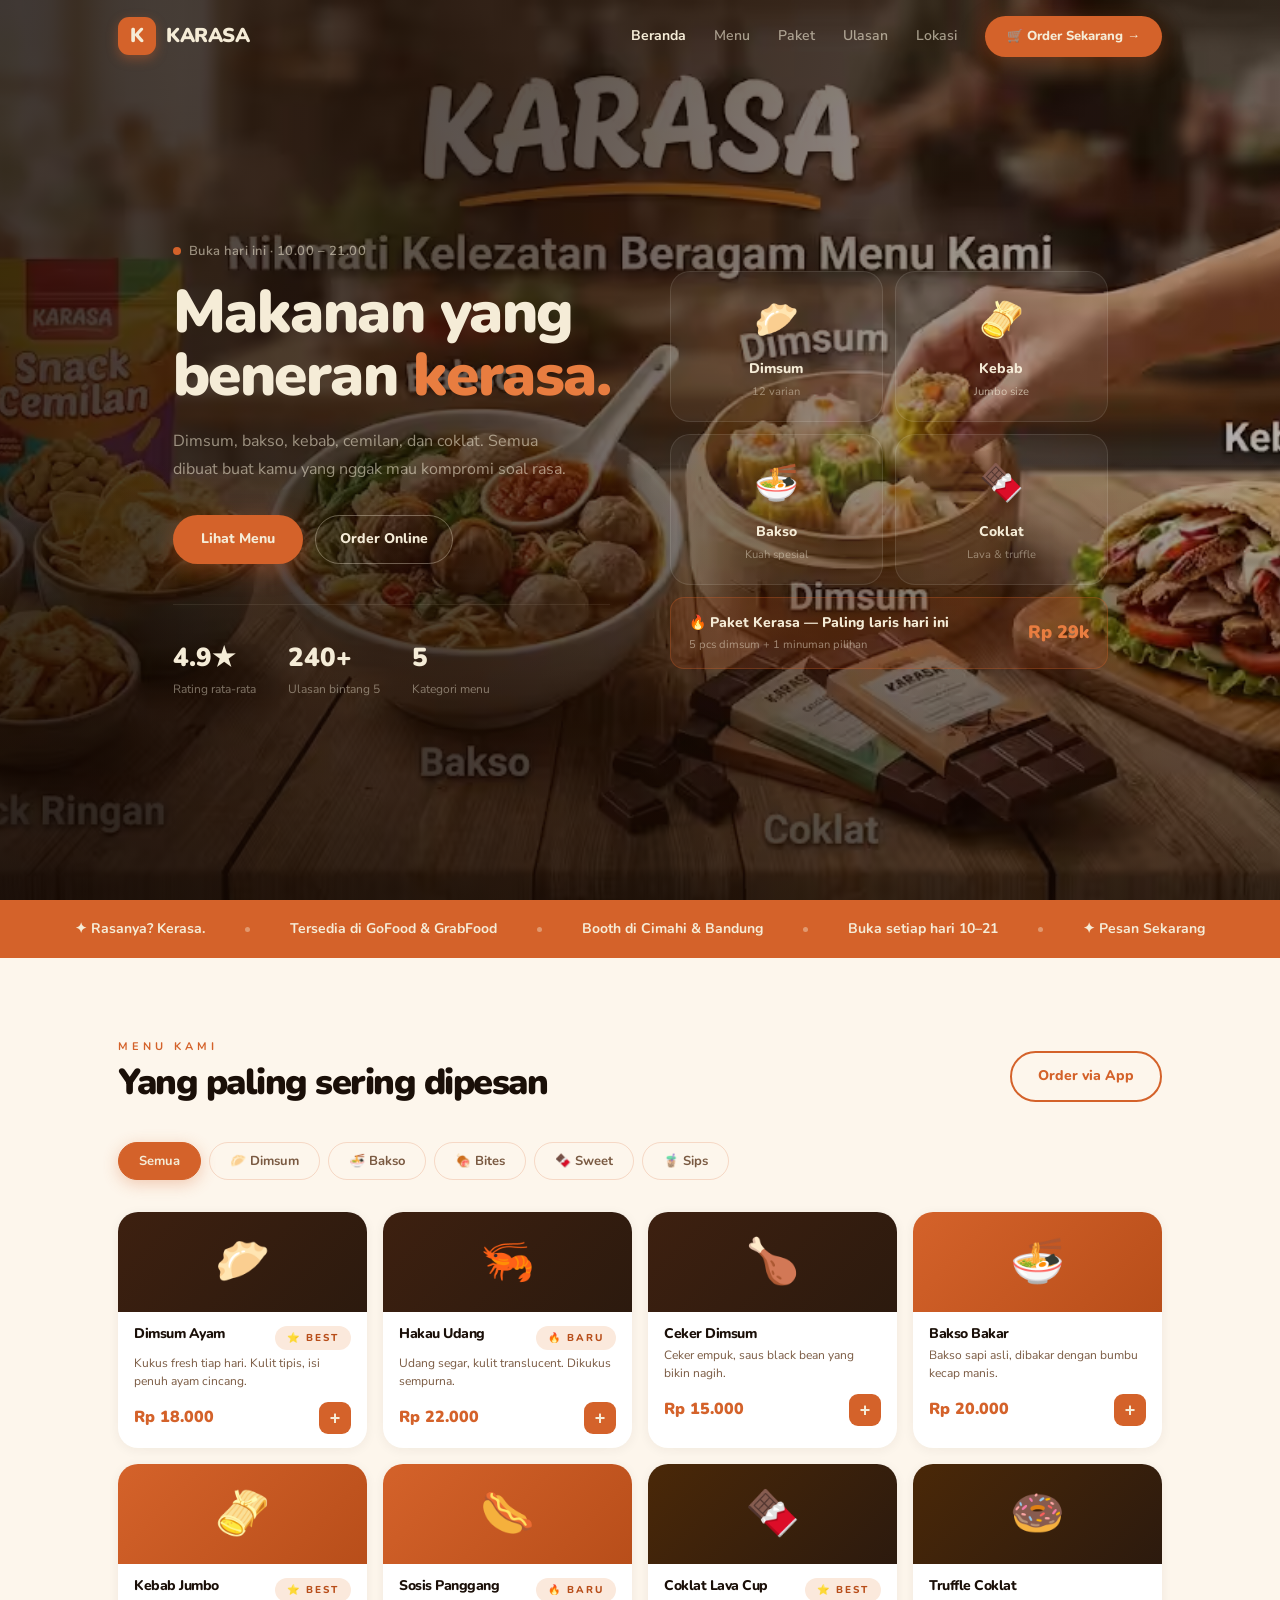
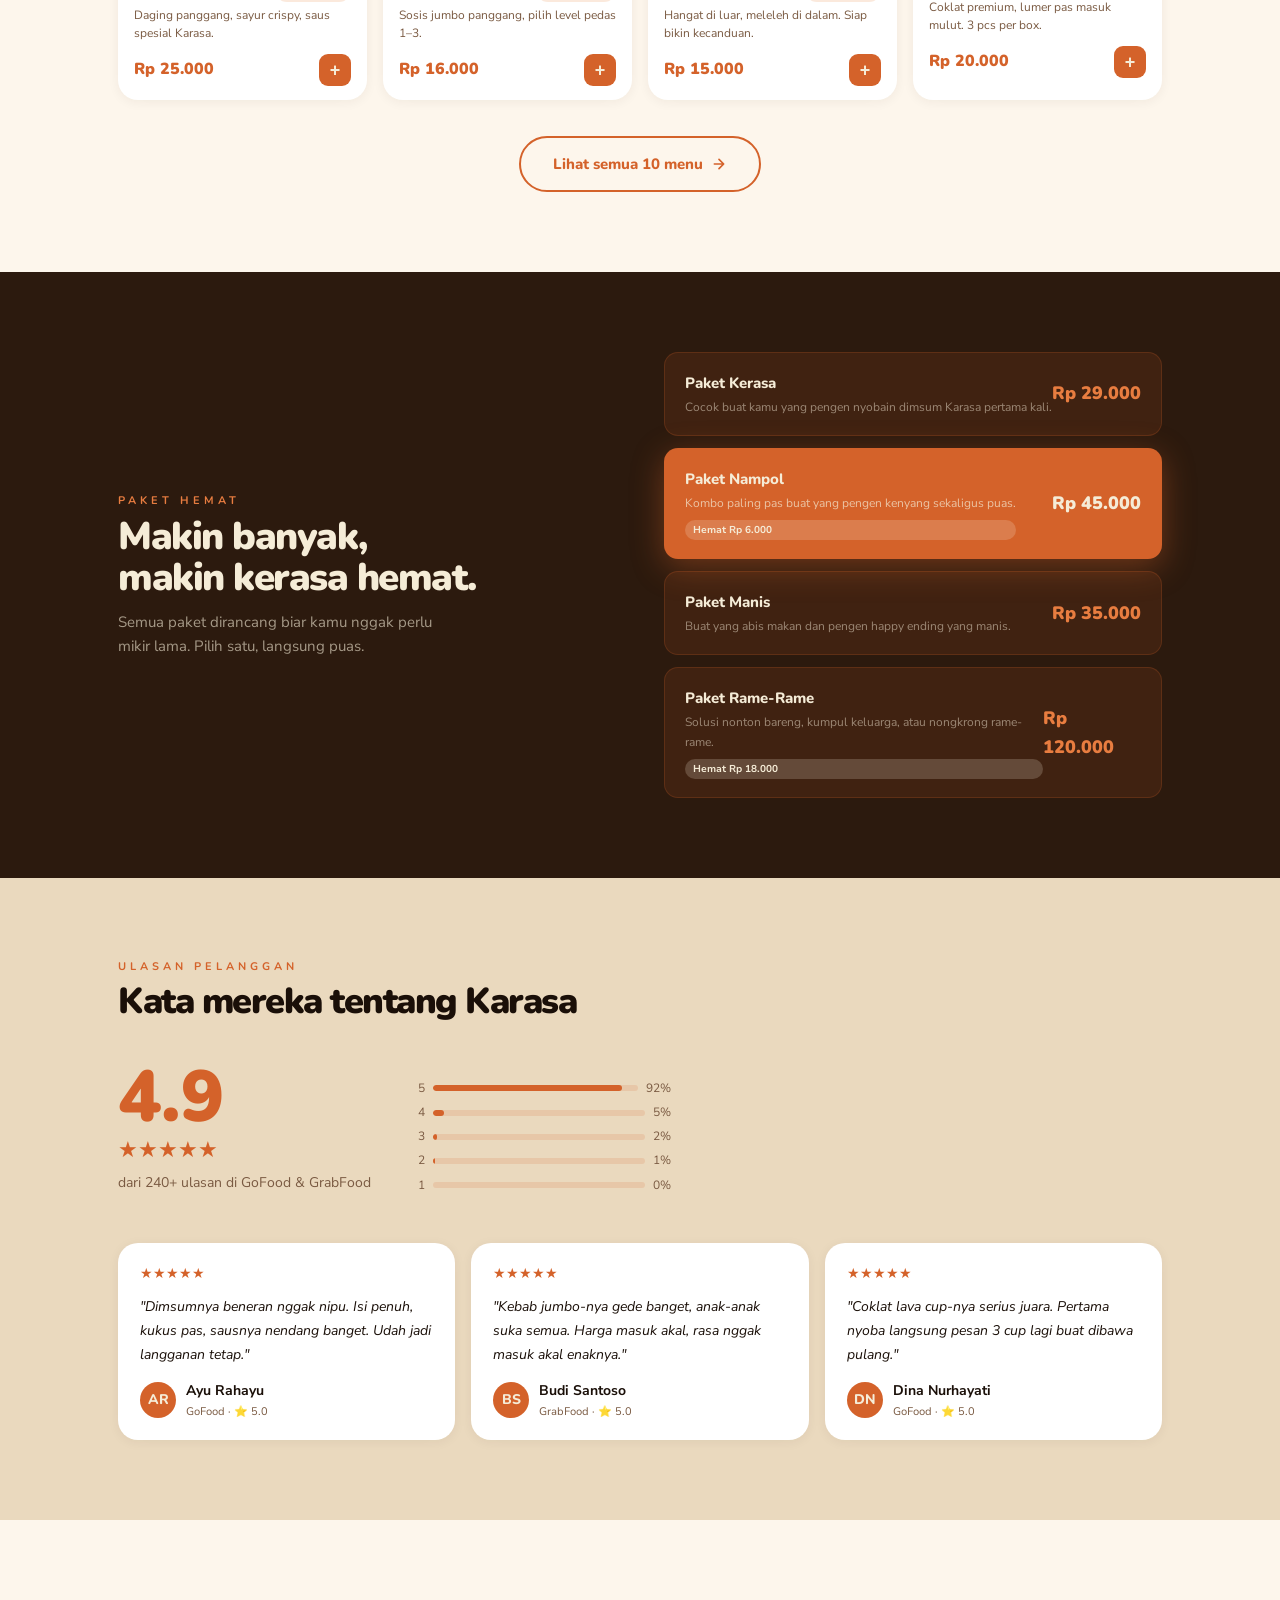
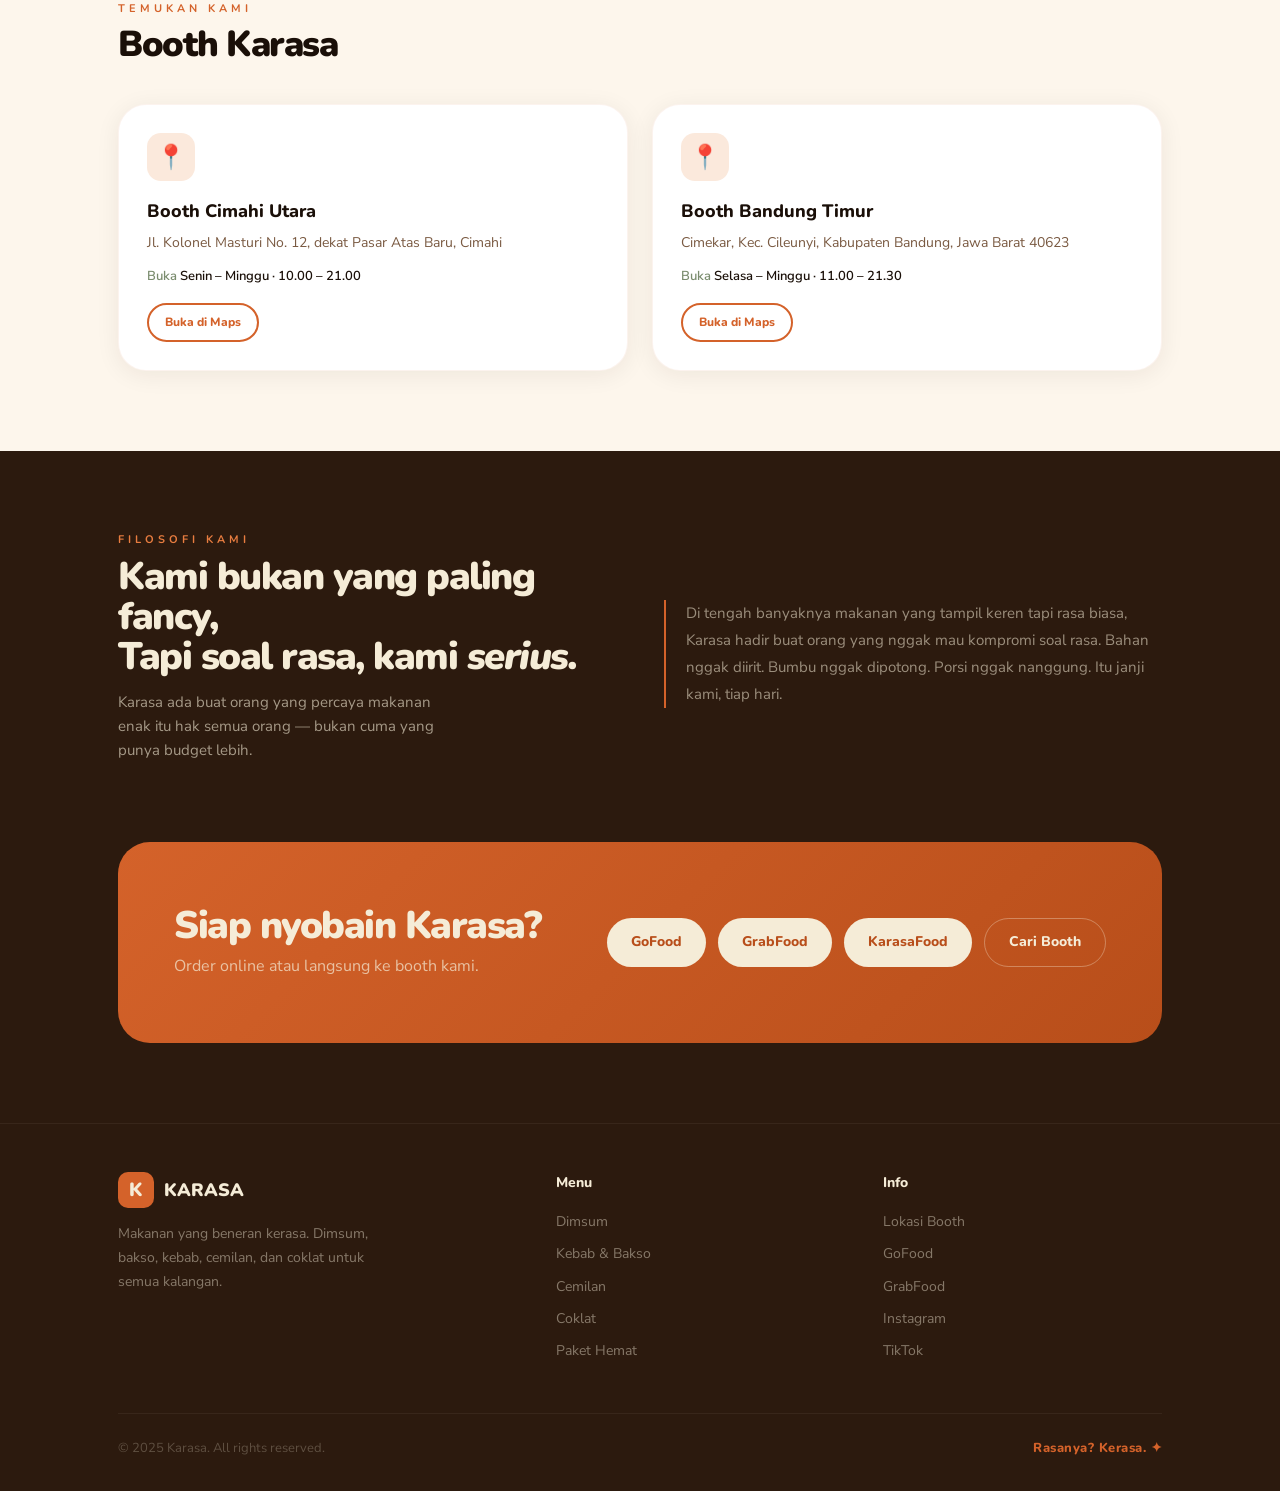
<file: index.html>
<!DOCTYPE html>
<html lang="id">
<head>
<meta charset="UTF-8"/>
<meta name="viewport" content="width=device-width, initial-scale=1.0"/>
<title>Karasa — Rasanya? Beneran Kerasa.</title>
<link href="https://fonts.googleapis.com/css2?family=Nunito:wght@700;800;900&family=Nunito+Sans:ital,wght@0,400;0,600;0,700;1,400&display=swap" rel="stylesheet"/>
<link rel="stylesheet" href="style.css"/>
</head>
<body>

<!-- ═══ NAV ═══ -->
<nav id="navbar">
  <div class="container">
    <div class="nav-inner">
      <a class="nav-logo" href="#">
        <div class="nav-logo-badge"><span>K</span></div>
        <span class="nav-logo-name">KARASA</span>
      </a>
      <div class="nav-links">
      <a class="nav-link active-page" href="index.html">Beranda</a>
        <a class="nav-link" href="menu.html">Menu</a>
        <a class="nav-link" href="paket.html">Paket</a>
        <a class="nav-link" href="ulasan.html">Ulasan</a>
        <a class="nav-link" href="lokasi.html">Lokasi</a>
        <a class="btn btn-primary" href="#" data-action="order" style="padding:10px 22px;font-size:13px;">🛒 Order Sekarang →</a>
      </div>
      <div class="nav-toggle" id="navToggle">
        <span></span><span></span><span></span>
      </div>
    </div>
  </div>
  <div class="nav-mobile" id="navMobile">
    <a class="nav-link" href="index.html">Beranda</a>
    <a class="nav-link" href="menu.html">Menu</a>
    <a class="nav-link" href="paket.html">Paket Hemat</a>
    <a class="nav-link" href="ulasan.html">Ulasan</a>
    <a class="nav-link" href="lokasi.html">Lokasi</a>
    <a class="nav-link" href="#" data-action="order" style="color:var(--orange);font-weight:800;">Order Sekarang →</a>
  </div>
</nav>

<!-- ═══ HERO ═══ -->
<section id="hero">
  <div class="container">
    <div class="hero-inner">
      <div class="fade-in">
        <div class="hero-eyebrow">
          <div class="hero-dot"></div>
          <span class="hero-eyebrow-text">Buka hari ini · 10.00 – 21.00</span>
        </div>
        <h1 class="display hero-title">
          Makanan yang<br>beneran <span class="highlight">kerasa.</span>
        </h1>
        <p class="hero-desc">
          Dimsum, bakso, kebab, cemilan, dan coklat. Semua dibuat buat kamu yang nggak mau kompromi soal rasa.
        </p>
        <div class="hero-ctas">
          <a class="btn btn-primary" href="menu.html">Lihat Menu</a>
          <a class="btn btn-ghost-light" href="#order">Order Online</a>
        </div>
        <!-- BUG 4 FIX: hero-stats sekarang di-render JS via renderHeroStats() -->
        <div class="hero-stats" id="heroStats"></div>
      </div>

      <!-- Food cards + promo di-render JS -->
      <div class="hero-cards fade-in" style="animation-delay:0.15s;"></div>
    </div>
  </div>
</section>

<!-- ═══ STRIP ═══ -->
<div id="strip">
  <div class="strip-inner"></div>
</div>

<!-- ═══ MENU ═══ -->
<section id="menu" class="section">
  <div class="container">
    <div class="section-header fade-in">
      <div>
        <p class="label">Menu kami</p>
        <h2 class="display section-title">Yang paling sering dipesan</h2>
      </div>
      <a class="btn btn-ghost" href="#order">Order via App</a>
    </div>

    <div class="menu-tabs fade-in">
      <button class="tab active" data-cat="all">Semua</button>
      <button class="tab" data-cat="dimsum">🥟 Dimsum</button>
      <button class="tab" data-cat="bakso">🍜 Bakso</button>
      <button class="tab" data-cat="bites">🍖 Bites</button>
      <button class="tab" data-cat="sweet">🍫 Sweet</button>
      <button class="tab" data-cat="sips">🧋 Sips</button>
    </div>

    <!-- Menu items di-render JS -->
    <div class="menu-grid" id="menuGrid"></div>
  </div>
</section>

<!-- ═══ BUNDLES ═══ -->
<section id="bundles" class="section">
  <div class="container">
    <div class="bundles-inner">
      <div class="fade-in">
        <p class="label" style="color:#E87D40;">Paket hemat</p>
        <h2 class="display" style="font-size:clamp(28px,3vw,40px);color:var(--cream);margin-top:8px;">Makin banyak,<br>makin kerasa hemat.</h2>
        <p class="bundle-subtitle">Semua paket dirancang biar kamu nggak perlu mikir lama. Pilih satu, langsung puas.</p>
      </div>
      <!-- Bundle cards di-render JS -->
      <div class="bundle-list fade-in"></div>
    </div>
  </div>
</section>

<!-- ═══ REVIEWS ═══ -->
<!-- BUG 5 FIX: section reviews yang hilang, sekarang ada -->
<section id="reviews" class="section">
  <div class="container">
    <div class="section-header fade-in">
      <div>
        <p class="label">Ulasan pelanggan</p>
        <h2 class="display section-title">Kata mereka tentang Karasa</h2>
      </div>
    </div>
    <div class="reviews-top fade-in">
      <div>
        <div class="rating-big">4.9</div>
        <div class="stars">★★★★★</div>
        <div class="rating-count">dari 240+ ulasan di GoFood &amp; GrabFood</div>
      </div>
      <div class="rating-breakdown"></div>
    </div>
    <div class="reviews-grid fade-in"></div>
  </div>
</section>

<!-- ═══ LOCATION ═══ -->
<section id="location" class="section">
  <div class="container">
    <div class="section-header fade-in">
      <div>
        <p class="label">Temukan kami</p>
        <h2 class="display section-title" style="margin-top:8px;">Booth Karasa</h2>
      </div>
    </div>
    <!-- Location cards di-render JS -->
    <div class="location-grid fade-in"></div>
  </div>
</section>

<!-- ═══ FILOSOFI ═══ -->
<!-- BUG 1 FIX: dulunya duplikat id="bundles", sekarang id="filosofi" sendiri -->
<section id="filosofi" class="section filosofi-section">
  <div class="container">
    <div class="bundles-inner">
      <div class="fade-in">
        <p class="label" style="color:#E87D40;">Filosofi Kami</p>
        <!-- BUG 2 FIX: tag <i> sekarang ditutup dengan benar -->
        <h2 class="display" style="font-size:clamp(28px,3vw,40px);color:var(--cream);margin-top:8px;">
          Kami bukan yang paling fancy,<br>Tapi soal rasa, kami <i>serius.</i>
        </h2>
        <p class="bundle-subtitle">
          Karasa ada buat orang yang percaya makanan enak itu hak semua orang — bukan cuma yang punya budget lebih.
        </p>
      </div>
      <!-- BUG 3 FIX: class manifesto-body tidak lagi pakai CSS vars dari file lama -->
      <!-- Styling sekarang pakai inline vars yang ada di style.css -->
      <p class="filosofi-body fade-in">
        Di tengah banyaknya makanan yang tampil keren tapi rasa biasa, Karasa hadir buat orang yang nggak mau kompromi soal rasa. Bahan nggak diirit. Bumbu nggak dipotong. Porsi nggak nanggung. Itu janji kami, tiap hari.
      </p>
    </div>
  </div>
</section>

<!-- ═══ ORDER CTA ═══ -->
<section id="order" class="section" style="padding-top:0;">
  <div class="container">
    <div class="order-inner fade-in">
      <div>
        <h2 class="display order-title">Siap nyobain Karasa?</h2>
        <p class="order-sub">Order online atau langsung ke booth kami.</p>
      </div>
      <div class="order-btns">
        <a class="btn btn-cream" href="#" onclick="showToast('Membuka GoFood...')">GoFood</a>
        <a class="btn btn-cream" href="#" onclick="showToast('Membuka GrabFood...')">GrabFood</a>
        <a class="btn btn-cream" href="#" onclick="showToast('Membuka KarasaOrder...')">KarasaFood</a>
        <a class="btn btn-ghost-light" href="lokasi.html">Cari Booth</a>
      </div>
    </div>
  </div>
</section>

<!-- ═══ FOOTER ═══ -->
<footer>
  <div class="container">
    <div class="footer-inner">
      <div>
        <div class="footer-logo">
          <div class="footer-logo-badge"><span>K</span></div>
          <span class="footer-logo-name">KARASA</span>
        </div>
        <p class="footer-desc">Makanan yang beneran kerasa. Dimsum, bakso, kebab, cemilan, dan coklat untuk semua kalangan.</p>
      </div>
      <div>
        <div class="footer-col-title">Menu</div>
        <a class="footer-link" href="menu.html">Dimsum</a>
        <a class="footer-link" href="menu.html">Kebab &amp; Bakso</a>
        <a class="footer-link" href="menu.html">Cemilan</a>
        <a class="footer-link" href="menu.html">Coklat</a>
        <a class="footer-link" href="paket.html">Paket Hemat</a>
      </div>
      <div>
        <div class="footer-col-title">Info</div>
        <a class="footer-link" href="lokasi.html">Lokasi Booth</a>
        <a class="footer-link" href="#">GoFood</a>
        <a class="footer-link" href="#">GrabFood</a>
        <a class="footer-link" href="#">Instagram</a>
        <a class="footer-link" href="#">TikTok</a>
      </div>
    </div>
    <div class="footer-bottom">
      <span class="footer-copy">© 2025 Karasa. All rights reserved.</span>
      <span class="footer-tagline">Rasanya? Kerasa. ✦</span>
    </div>
  </div>
</footer>

<!-- ═══ CART FLOAT ═══ -->
<div id="cart-float">
  <div class="cart-btn" onclick="openCartModal()">
    <span>🛒 Keranjang</span>
    <div class="cart-badge" id="cartCount">0</div>
    <span id="cartTotal" style="font-size:13px;opacity:0.85;">Rp 0</span>
  </div>
</div>

<!-- ═══ TOAST ═══ -->
<div class="toast" id="toast">
  <div class="toast-dot"></div>
  <span id="toastMsg">Ditambahkan!</span>
</div>

<script src="script.js"></script>
</body>
</html>
</file>
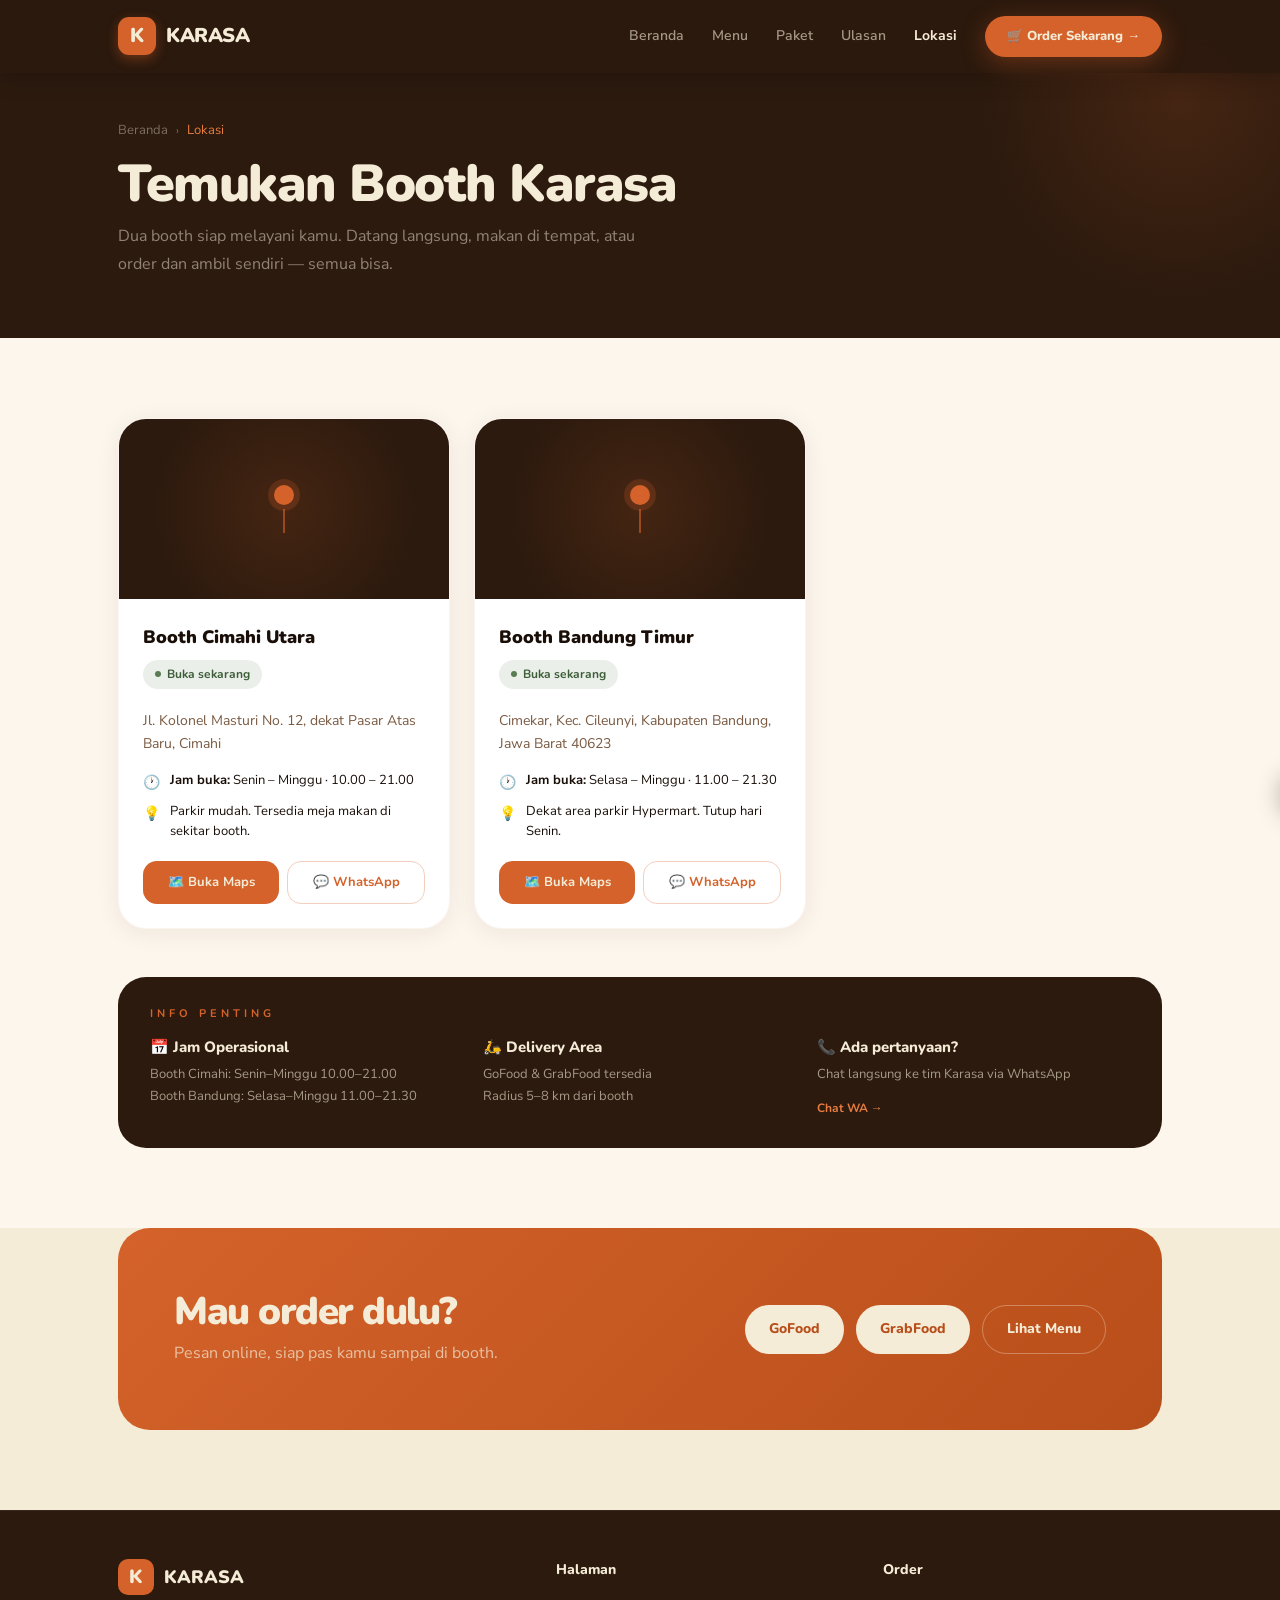
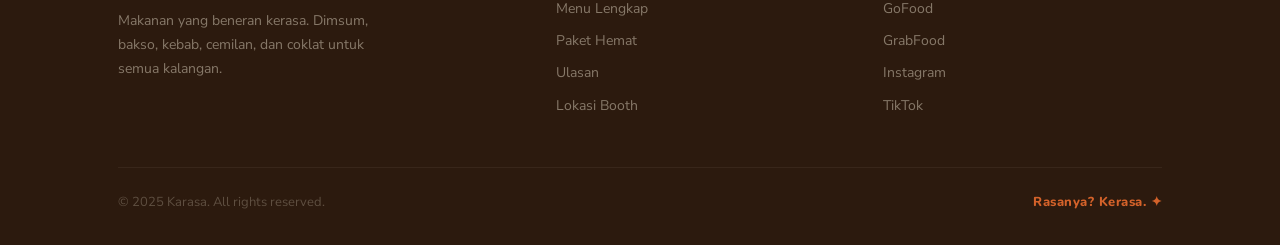
<file: lokasi.html>
<!DOCTYPE html>
<html lang="id">
<head>
<meta charset="UTF-8"/>
<meta name="viewport" content="width=device-width, initial-scale=1.0"/>
<title>Lokasi Booth — Karasa</title>
<link href="https://fonts.googleapis.com/css2?family=Nunito:wght@700;800;900&family=Nunito+Sans:ital,wght@0,400;0,600;0,700;1,400&display=swap" rel="stylesheet"/>
<link rel="stylesheet" href="style.css"/>
</head>
<body>

<nav id="navbar" class="scrolled">
  <div class="container">
    <div class="nav-inner">
      <a class="nav-logo" href="index.html">
        <div class="nav-logo-badge"><span>K</span></div>
        <span class="nav-logo-name">KARASA</span>
      </a>
      <div class="nav-links">
        <a class="nav-link" href="index.html">Beranda</a>
        <a class="nav-link" href="menu.html">Menu</a>
        <a class="nav-link" href="paket.html">Paket</a>
        <a class="nav-link" href="ulasan.html">Ulasan</a>
        <a class="nav-link active-page" href="lokasi.html">Lokasi</a>
        <a class="btn btn-primary" href="#" data-action="order" style="padding:10px 22px;font-size:13px;">🛒 Order Sekarang →</a>
      </div>
      <div class="nav-toggle" id="navToggle"><span></span><span></span><span></span></div>
    </div>
  </div>
  <div class="nav-mobile" id="navMobile">
    <a class="nav-link" href="index.html">Beranda</a>
    <a class="nav-link" href="menu.html">Menu</a>
    <a class="nav-link" href="paket.html">Paket Hemat</a>
    <a class="nav-link" href="ulasan.html">Ulasan</a>
    <a class="nav-link" href="lokasi.html">Lokasi</a>
    <a class="nav-link" href="#" data-action="order" style="color:var(--orange);font-weight:800;">Order Sekarang →</a>
  </div>
</nav>

<!-- PAGE HERO -->
<div class="page-hero">
  <div class="container">
    <div class="page-hero-inner fade-in">
      <div class="page-breadcrumb">
        <a href="index.html">Beranda</a>
        <span class="page-breadcrumb-sep">›</span>
        <span class="page-breadcrumb-current">Lokasi</span>
      </div>
      <h1 class="display page-hero-title">Temukan Booth Karasa</h1>
      <p class="page-hero-desc">Dua booth siap melayani kamu. Datang langsung, makan di tempat, atau order dan ambil sendiri — semua bisa.</p>
    </div>
  </div>
</div>

<!-- LOKASI CONTENT -->
<section class="lokasi-page section">
  <div class="container">

    <div class="lokasi-grid fade-in" id="lokasiGrid"></div>

    <!-- Info jam buka -->
    <div class="fade-in" style="margin-top:48px;padding:28px 32px;background:var(--espresso);border-radius:var(--radius-xl);">
      <p class="label" style="margin-bottom:12px;">Info penting</p>
      <div style="display:grid;grid-template-columns:repeat(auto-fit,minmax(200px,1fr));gap:20px;">
        <div>
          <div style="font-family:'Nunito',sans-serif;font-weight:800;font-size:15px;color:var(--cream);margin-bottom:4px;">📅 Jam Operasional</div>
          <div style="font-size:13px;color:rgba(245,236,215,0.6);line-height:1.7;">
            Booth Cimahi: Senin–Minggu 10.00–21.00<br>
            Booth Bandung: Selasa–Minggu 11.00–21.30
          </div>
        </div>
        <div>
          <div style="font-family:'Nunito',sans-serif;font-weight:800;font-size:15px;color:var(--cream);margin-bottom:4px;">🛵 Delivery Area</div>
          <div style="font-size:13px;color:rgba(245,236,215,0.6);line-height:1.7;">
            GoFood & GrabFood tersedia<br>
            Radius 5–8 km dari booth
          </div>
        </div>
        <div>
          <div style="font-family:'Nunito',sans-serif;font-weight:800;font-size:15px;color:var(--cream);margin-bottom:4px;">📞 Ada pertanyaan?</div>
          <div style="font-size:13px;color:rgba(245,236,215,0.6);line-height:1.7;margin-bottom:10px;">
            Chat langsung ke tim Karasa via WhatsApp
          </div>
          <a href="https://wa.me/6281234567890" target="_blank" rel="noopener"
             style="font-family:'Nunito',sans-serif;font-weight:700;font-size:12px;color:var(--orange-lt);text-decoration:none;">
            Chat WA →
          </a>
        </div>
      </div>
    </div>

  </div>
</section>

<!-- ORDER CTA -->
<section style="padding:0 0 80px;">
  <div class="container">
    <div class="order-inner fade-in">
      <div>
        <h2 class="display order-title">Mau order dulu?</h2>
        <p class="order-sub">Pesan online, siap pas kamu sampai di booth.</p>
      </div>
      <div class="order-btns">
        <a class="btn btn-cream" href="#" data-platform="gofood">GoFood</a>
        <a class="btn btn-cream" href="#" data-platform="grabfood">GrabFood</a>
        <a class="btn btn-ghost-light" href="menu.html">Lihat Menu</a>
      </div>
    </div>
  </div>
</section>

<!-- FOOTER -->
<footer>
  <div class="container">
    <div class="footer-inner">
      <div>
        <div class="footer-logo">
          <div class="footer-logo-badge"><span>K</span></div>
          <span class="footer-logo-name">KARASA</span>
        </div>
        <p class="footer-desc">Makanan yang beneran kerasa. Dimsum, bakso, kebab, cemilan, dan coklat untuk semua kalangan.</p>
      </div>
      <div>
        <div class="footer-col-title">Halaman</div>
        <a class="footer-link" href="menu.html">Menu Lengkap</a>
        <a class="footer-link" href="paket.html">Paket Hemat</a>
        <a class="footer-link" href="ulasan.html">Ulasan</a>
        <a class="footer-link" href="lokasi.html">Lokasi Booth</a>
      </div>
      <div>
        <div class="footer-col-title">Order</div>
        <a class="footer-link" href="#" data-platform="gofood">GoFood</a>
        <a class="footer-link" href="#" data-platform="grabfood">GrabFood</a>
        <a class="footer-link" href="https://instagram.com/karasa.id" target="_blank" rel="noopener">Instagram</a>
        <a class="footer-link" href="https://tiktok.com/@karasa.id" target="_blank" rel="noopener">TikTok</a>
      </div>
    </div>
    <div class="footer-bottom">
      <span class="footer-copy">© 2025 Karasa. All rights reserved.</span>
      <span class="footer-tagline">Rasanya? Kerasa. ✦</span>
    </div>
  </div>
</footer>

<div id="cart-float">
  <div class="cart-btn">
    <span>🛒 Keranjang</span>
    <div class="cart-badge" id="cartCount">0</div>
    <span id="cartTotal" style="font-size:13px;opacity:0.85;">Rp 0</span>
  </div>
</div>
<div class="toast" id="toast"><div class="toast-dot"></div><span id="toastMsg">Ditambahkan!</span></div>

<script src="script.js"></script>
<script>
/* Deteksi apakah booth sedang buka berdasarkan jam lokal */
function isOpen(hoursStr) {
  const now  = new Date();
  const day  = now.getDay(); /* 0=Minggu, 1=Senin, ..., 6=Sabtu */
  const hour = now.getHours() + now.getMinutes() / 60;

  /* Cimahi: Senin-Minggu (0-6) 10-21 */
  if (hoursStr.includes('Senin – Minggu')) return hour >= 10 && hour < 21;
  /* Bandung: Selasa-Minggu (2-6, 0) 11-21.5 */
  if (hoursStr.includes('Selasa – Minggu')) return day !== 1 && hour >= 11 && hour < 21.5;
  return false;
}

const LOKASI_META = [
  {
    mapsUrl: 'https://maps.google.com/?q=Jl+Kolonel+Masturi+12+Cimahi',
    waMsg:   'Halo Karasa, saya mau tanya soal Booth Cimahi Utara.',
    tips:    'Parkir mudah. Tersedia meja makan di sekitar booth.',
  },
  {
    mapsUrl: 'https://maps.google.com/?q=Jl+Soekarno+Hatta+88+Bandung',
    waMsg:   'Halo Karasa, saya mau tanya soal Booth Bandung Timur.',
    tips:    'Dekat area parkir Hypermart. Tutup hari Senin.',
  },
];

fetch('data.json')
  .then(r => r.json())
  .then(data => {
    const grid = document.getElementById('lokasiGrid');
    if (!grid) return;

    grid.innerHTML = data.locations.map((loc, i) => {
      const meta  = LOKASI_META[i] || {};
      const open  = isOpen(loc.hours);
      const badge = open
        ? `<div class="lokasi-open-badge open"><div class="lokasi-open-dot"></div>Buka sekarang</div>`
        : `<div class="lokasi-open-badge closed"><div class="lokasi-open-dot"></div>Tutup sekarang</div>`;

      const waUrl = `https://wa.me/6281234567890?text=${encodeURIComponent(meta.waMsg || 'Halo Karasa!')}`;

      return `
        <div class="lokasi-card">
          <div class="lokasi-card-map">
            <div class="lokasi-map-pin">
              <div class="lokasi-pin-dot"></div>
              <div class="lokasi-pin-line"></div>
            </div>
          </div>
          <div class="lokasi-card-body">
            <div class="lokasi-card-name">${loc.name}</div>
            ${badge}
            <p class="lokasi-card-addr">${loc.address}</p>
            <div class="lokasi-card-info">
              <div class="lokasi-info-row">
                <span class="lokasi-info-icon">🕐</span>
                <span class="lokasi-info-text"><strong>Jam buka:</strong> ${loc.hours}</span>
              </div>
              ${meta.tips ? `<div class="lokasi-info-row">
                <span class="lokasi-info-icon">💡</span>
                <span class="lokasi-info-text">${meta.tips}</span>
              </div>` : ''}
            </div>
            <div class="lokasi-card-actions">
              <a href="${meta.mapsUrl || '#'}" target="_blank" rel="noopener" class="lokasi-btn lokasi-btn-primary">
                🗺️ Buka Maps
              </a>
              <a href="${waUrl}" target="_blank" rel="noopener" class="lokasi-btn lokasi-btn-outline">
                💬 WhatsApp
              </a>
            </div>
          </div>
        </div>
      `;
    }).join('');

    cartRefreshUI();
    initLocalAnim();
    initPlatformButtons();
  });

function initLocalAnim() {
  const obs = new IntersectionObserver((entries) => {
    entries.forEach((e, i) => {
      if (e.isIntersecting) { setTimeout(() => e.target.classList.add('in-view'), i * 80); obs.unobserve(e.target); }
    });
  }, { threshold: 0.1 });
  document.querySelectorAll('.fade-in').forEach(el => obs.observe(el));
}
</script>
</body>
</html>
</file>
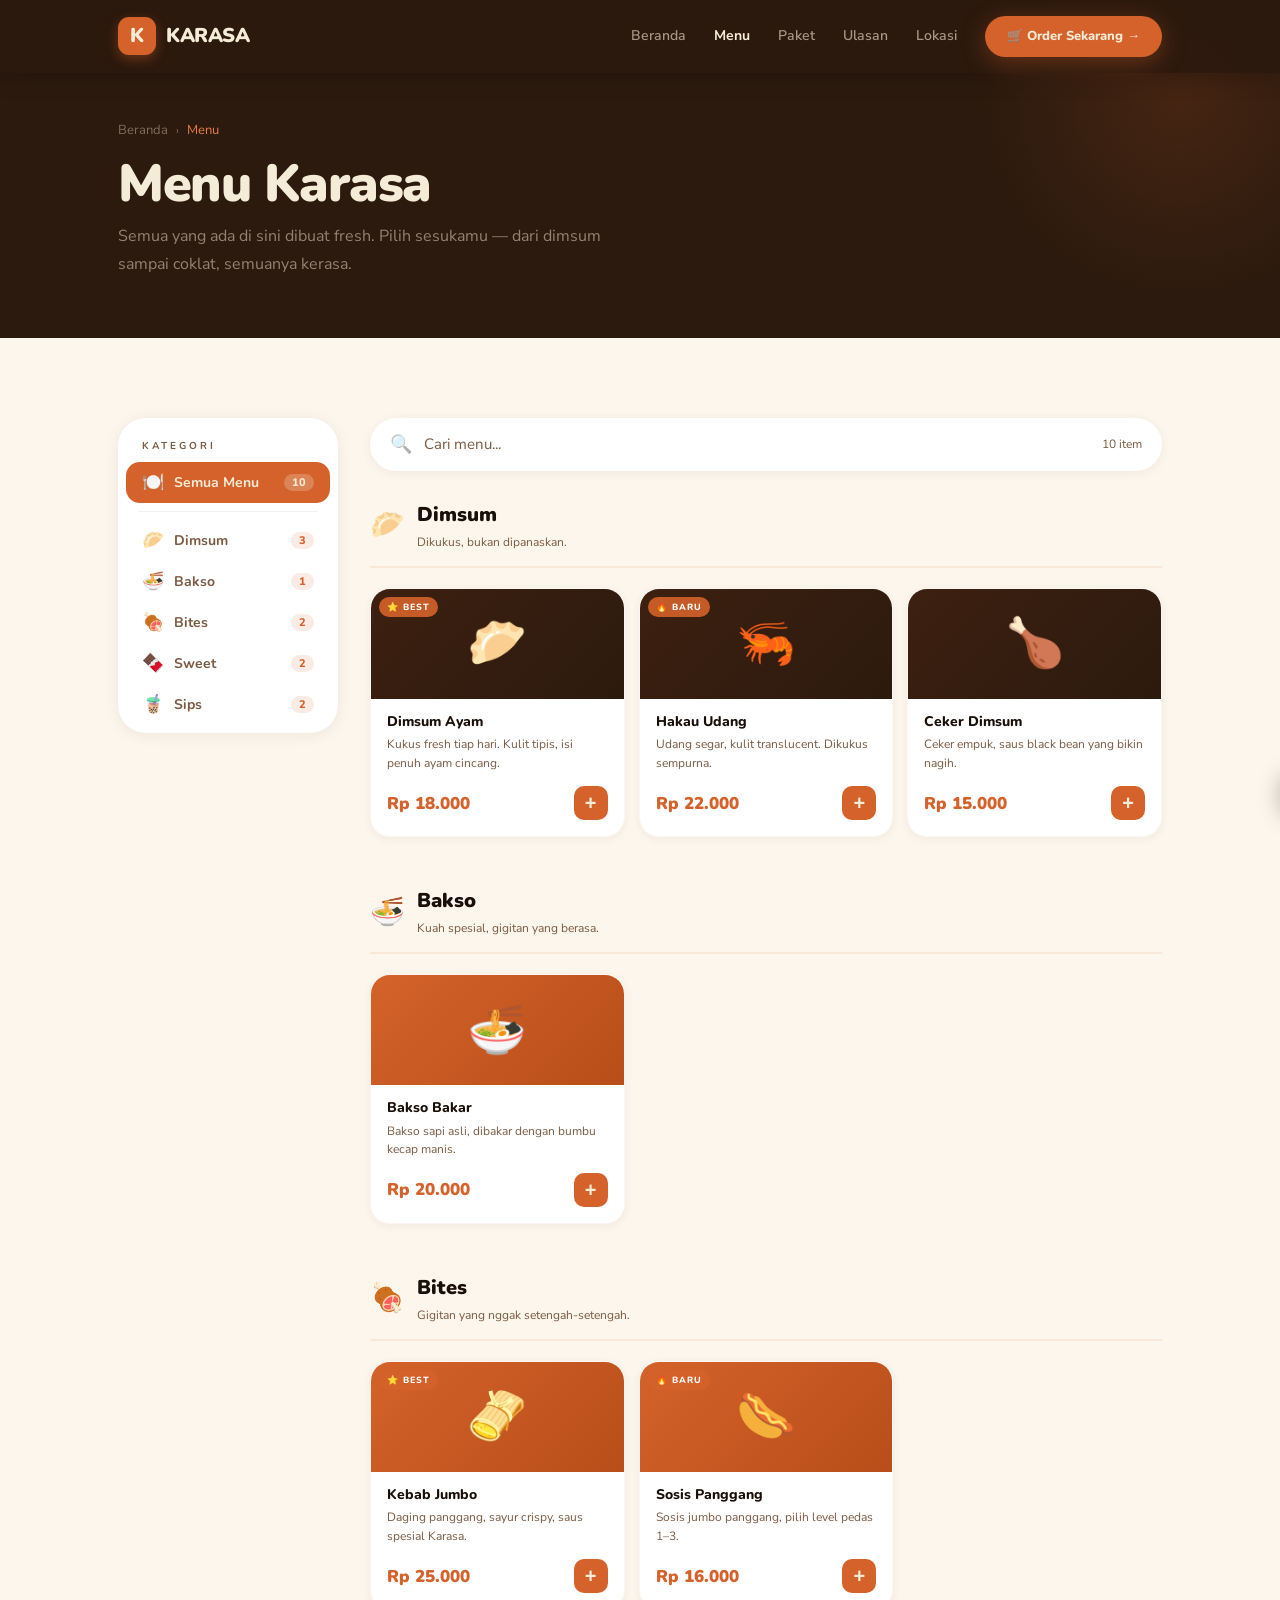
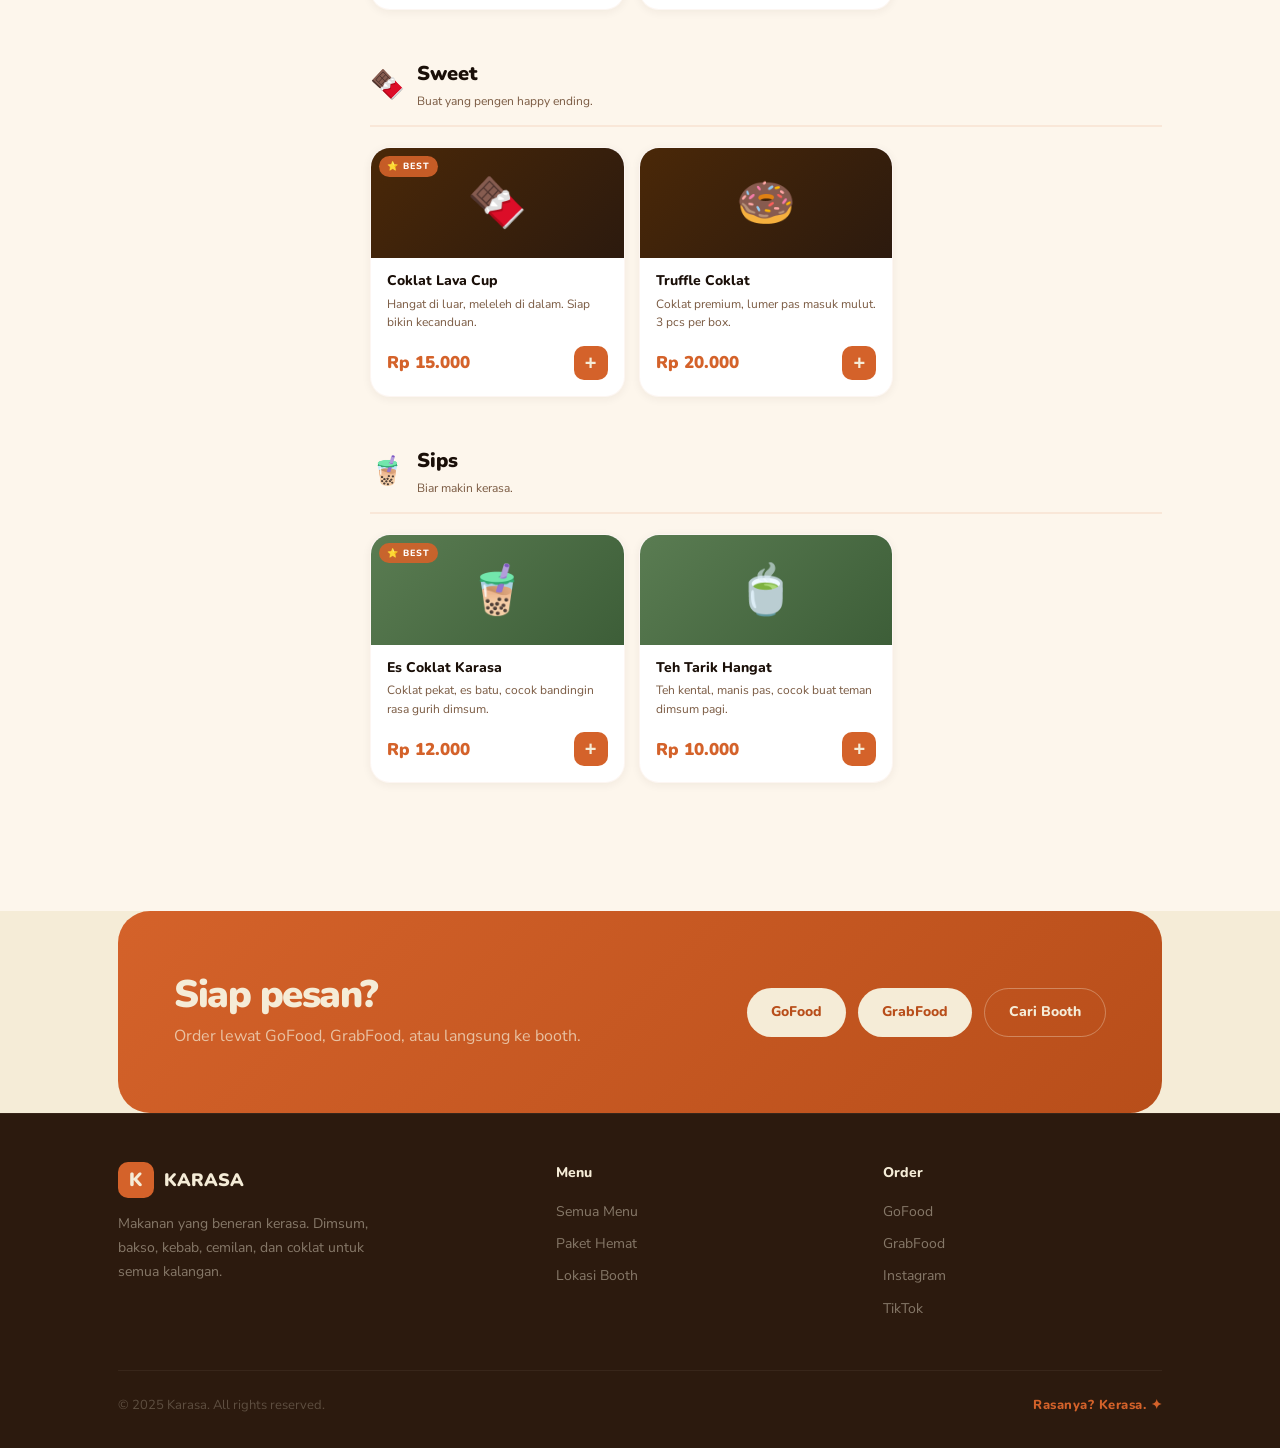
<file: menu.html>
<!DOCTYPE html>
<html lang="id">
<head>
<meta charset="UTF-8"/>
<meta name="viewport" content="width=device-width, initial-scale=1.0"/>
<title>Menu — Karasa</title>
<link href="https://fonts.googleapis.com/css2?family=Nunito:wght@700;800;900&family=Nunito+Sans:ital,wght@0,400;0,600;0,700;1,400&display=swap" rel="stylesheet"/>
<link rel="stylesheet" href="style.css"/>
</head>
<body>

<!-- ═══ NAV ═══ -->
<nav id="navbar" class="scrolled">
  <div class="container">
    <div class="nav-inner">
      <a class="nav-logo" href="index.html">
        <div class="nav-logo-badge"><span>K</span></div>
        <span class="nav-logo-name">KARASA</span>
      </a>
      <div class="nav-links">
        <a class="nav-link" href="index.html">Beranda</a>
        <a class="nav-link active-page" href="menu.html">Menu</a>
        <a class="nav-link" href="paket.html">Paket</a>
        <a class="nav-link" href="ulasan.html">Ulasan</a>
        <a class="nav-link" href="lokasi.html">Lokasi</a>
        <a class="btn btn-primary" href="#" data-action="order" style="padding:10px 22px;font-size:13px;">🛒 Order Sekarang →</a>
      </div>
      <div class="nav-toggle" id="navToggle">
        <span></span><span></span><span></span>
      </div>
    </div>
  </div>
  <div class="nav-mobile" id="navMobile">
    <a class="nav-link" href="index.html">Beranda</a>
    <a class="nav-link" href="menu.html">Menu</a>
    <a class="nav-link" href="paket.html">Paket Hemat</a>
    <a class="nav-link" href="ulasan.html">Ulasan</a>
    <a class="nav-link" href="lokasi.html">Lokasi</a>
    <a class="nav-link" href="#" data-action="order" style="color:var(--orange);font-weight:800;">Order Sekarang →</a>
  </div>
</nav>

<!-- ═══ PAGE HERO ═══ -->
<div class="page-hero">
  <div class="container">
    <div class="page-hero-inner fade-in">
      <div class="page-breadcrumb">
        <a href="index.html">Beranda</a>
        <span class="page-breadcrumb-sep">›</span>
        <span class="page-breadcrumb-current">Menu</span>
      </div>
      <h1 class="display page-hero-title">Menu Karasa</h1>
      <p class="page-hero-desc">Semua yang ada di sini dibuat fresh. Pilih sesukamu — dari dimsum sampai coklat, semuanya kerasa.</p>
    </div>
  </div>
</div>

<!-- ═══ MENU CONTENT ═══ -->
<div class="menu-page section">
  <div class="container">
    <div class="menu-page-layout">

      <!-- Sidebar -->
      <aside class="menu-sidebar fade-in" id="menuSidebar">
        <div class="sidebar-label">Kategori</div>
        <!-- Rendered by script.js -->
      </aside>

      <!-- Main -->
      <main class="menu-main">
        <!-- Search -->
        <div class="menu-search-bar fade-in">
          <span class="menu-search-icon">🔍</span>
          <input class="menu-search-input" type="text" id="menuSearch" placeholder="Cari menu...">
          <span class="menu-search-count" id="menuSearchCount"></span>
        </div>

        <!-- Category sections rendered by script.js -->
        <div id="menuContent"></div>
      </main>

    </div>
  </div>
</div>

<!-- ═══ ORDER CTA ═══ -->
<section id="order-cta" style="padding:0;">
  <div class="container">
    <div class="order-inner fade-in">
      <div>
        <h2 class="display order-title">Siap pesan?</h2>
        <p class="order-sub">Order lewat GoFood, GrabFood, atau langsung ke booth.</p>
      </div>
      <div class="order-btns">
        <a class="btn btn-cream" href="#" data-platform="gofood">GoFood</a>
        <a class="btn btn-cream" href="#" data-platform="grabfood">GrabFood</a>
        <a class="btn btn-ghost-light" href="lokasi.html">Cari Booth</a>
      </div>
    </div>
  </div>
</section>

<!-- ═══ FOOTER ═══ -->
<footer>
  <div class="container">
    <div class="footer-inner">
      <div>
        <div class="footer-logo">
          <div class="footer-logo-badge"><span>K</span></div>
          <span class="footer-logo-name">KARASA</span>
        </div>
        <p class="footer-desc">Makanan yang beneran kerasa. Dimsum, bakso, kebab, cemilan, dan coklat untuk semua kalangan.</p>
      </div>
      <div>
        <div class="footer-col-title">Menu</div>
        <a class="footer-link" href="menu.html">Semua Menu</a>
        <a class="footer-link" href="paket.html">Paket Hemat</a>
        <a class="footer-link" href="lokasi.html">Lokasi Booth</a>
      </div>
      <div>
        <div class="footer-col-title">Order</div>
        <a class="footer-link" href="#" data-platform="gofood">GoFood</a>
        <a class="footer-link" href="#" data-platform="grabfood">GrabFood</a>
        <a class="footer-link" href="#">Instagram</a>
        <a class="footer-link" href="#">TikTok</a>
      </div>
    </div>
    <div class="footer-bottom">
      <span class="footer-copy">© 2025 Karasa. All rights reserved.</span>
      <span class="footer-tagline">Rasanya? Kerasa. ✦</span>
    </div>
  </div>
</footer>

<!-- ═══ CART FLOAT ═══ -->
<div id="cart-float">
  <div class="cart-btn">
    <span>🛒 Keranjang</span>
    <div class="cart-badge" id="cartCount">0</div>
    <span id="cartTotal" style="font-size:13px;opacity:0.85;">Rp 0</span>
  </div>
</div>

<!-- ═══ TOAST ═══ -->
<div class="toast" id="toast">
  <div class="toast-dot"></div>
  <span id="toastMsg">Ditambahkan!</span>
</div>

<!-- ═══ MENU PAGE LOGIC ═══ -->
<script>
/* Variabel & fungsi khusus halaman menu — 
   cart modal, qty, toast, platform buttons
   semuanya ditangani script.js di bawah */

const CATEGORIES = [
  { id: 'dimsum', label: 'Dimsum',  emoji: '🥟', tagline: 'Dikukus, bukan dipanaskan.' },
  { id: 'bakso',  label: 'Bakso',   emoji: '🍜', tagline: 'Kuah spesial, gigitan yang berasa.' },
  { id: 'bites',  label: 'Bites',   emoji: '🍖', tagline: 'Gigitan yang nggak setengah-setengah.' },
  { id: 'sweet',  label: 'Sweet',   emoji: '🍫', tagline: 'Buat yang pengen happy ending.' },
  { id: 'sips',   label: 'Sips',    emoji: '🧋', tagline: 'Biar makin kerasa.' },
];

let allItems     = [];
let activeCategory = 'all';

async function loadMenuPage() {
  try {
    const res  = await fetch('data.json');
    const data = await res.json();
    allItems   = data.menu;
    renderSidebar();
    renderAllSections(allItems);
    bindSearch();
    initScrollAnimations();
  } catch(e) {
    console.error('Gagal load data.json:', e);
    document.getElementById('menuContent').innerHTML =
      '<p style="color:var(--text-muted);padding:40px 0;">Gagal memuat menu. Refresh halaman.</p>';
  }
}

/* ── Sidebar ── */
function renderSidebar() {
  const sidebar = document.getElementById('menuSidebar');
  const allBtn  = `
    <button class="sidebar-cat active" data-cat="all" onclick="filterCategory('all')">
      <span class="sidebar-cat-emoji">🍽️</span>
      Semua Menu
      <span class="sidebar-cat-count">${allItems.length}</span>
    </button>
    <div class="sidebar-divider"></div>
  `;
  const catBtns = CATEGORIES.map(c => {
    const count = allItems.filter(i => i.cat === c.id).length;
    if (!count) return '';
    return `
      <button class="sidebar-cat" data-cat="${c.id}" onclick="filterCategory('${c.id}')">
        <span class="sidebar-cat-emoji">${c.emoji}</span>
        ${c.label}
        <span class="sidebar-cat-count">${count}</span>
      </button>
    `;
  }).join('');
  sidebar.innerHTML = `<div class="sidebar-label">Kategori</div>` + allBtn + catBtns;
}

/* ── Render sections ── */
function renderAllSections(items) {
  const content = document.getElementById('menuContent');
  const countEl = document.getElementById('menuSearchCount');
  if (countEl) countEl.textContent = items.length + ' item';

  if (!items.length) {
    content.innerHTML = `
      <div class="menu-empty">
        <div class="menu-empty-icon">🔍</div>
        <div class="menu-empty-title">Nggak ketemu</div>
        <p>Coba kata kunci lain ya.</p>
      </div>`;
    return;
  }

  const groups = {};
  CATEGORIES.forEach(c => { groups[c.id] = []; });
  items.forEach(item => { if (groups[item.cat]) groups[item.cat].push(item); });

  content.innerHTML = CATEGORIES.map(c => {
    const catItems = groups[c.id];
    if (!catItems.length) return '';
    return `
      <div class="menu-category-section fade-in" id="cat-${c.id}">
        <div class="menu-category-heading">
          <span class="menu-category-heading-emoji">${c.emoji}</span>
          <div>
            <div class="menu-category-heading-title">${c.label}</div>
            <div class="menu-category-heading-sub">${c.tagline}</div>
          </div>
        </div>
        <div class="menu-items-grid">
          ${catItems.map(buildMenuCard).join('')}
        </div>
      </div>
    `;
  }).join('');

  bindMenuCardButtons();
  initScrollAnimations();
}

/* [FIX] buildMenuCard — pakai .menu-card-footer-right untuk qty swap */
function buildMenuCard(item) {
  const price  = 'Rp ' + item.price.toLocaleString('id-ID');
  const badges = item.tag ? `<span class="badge ${badgeClass(item.tag.class)}">${item.tag.label}</span>` : '';

  /* cek apakah item sudah ada di cart */
  const cart   = typeof cartLoad === 'function' ? cartLoad() : [];
  const inCart = cart.find(i => i.name === item.name);
  const qtyHTML = inCart && inCart.qty > 0
    ? `<div class="menu-qty-ctrl">
         <button class="menu-qty-btn dec" data-name="${item.name}" data-price="${item.price}">−</button>
         <span class="menu-qty-num">${inCart.qty}</span>
         <button class="menu-qty-btn inc" data-name="${item.name}" data-price="${item.price}">+</button>
       </div>`
    : `<button class="menu-card-add" data-name="${item.name}" data-price="${item.price}">+</button>`;

  return `
    <div class="menu-card" data-name="${item.name}" data-price="${item.price}">
      <div class="menu-card-img ${item.bg}">
        ${item.emoji}
        <div class="menu-card-badges">${badges}</div>
      </div>
      <div class="menu-card-body">
        <div class="menu-card-name">${item.name}</div>
        <div class="menu-card-desc">${item.desc}</div>
        <div class="menu-card-footer">
          <span class="menu-card-price">${price}</span>
          <div class="menu-card-footer-right">${qtyHTML}</div>
        </div>
      </div>
    </div>
  `;
}

function badgeClass(cls) {
  const map = { 'tag-orange': 'badge-best', 'tag-new': 'badge-new', 'tag-spicy': 'badge-spicy' };
  return map[cls] || 'badge-best';
}

/* Bind klik pada menu-card — handle + dan −/+ qty */
function bindMenuCardButtons() {
  const content = document.getElementById('menuContent');
  content.addEventListener('click', e => {
    const addBtn = e.target.closest('.menu-card-add');
    const qtyBtn = e.target.closest('.menu-qty-btn');

    if (addBtn) {
      cartAdd(addBtn.dataset.name, parseInt(addBtn.dataset.price));
      refreshMenuCardQty(addBtn.dataset.name, addBtn.dataset.price);
    }
    if (qtyBtn) {
      const { name, price } = qtyBtn.dataset;
      if (qtyBtn.classList.contains('inc')) {
        cartAdd(name, parseInt(price));
      } else {
        cartChangeQty(name, -1);
      }
      refreshMenuCardQty(name, price);
    }
  });
}

/* Refresh tampilan qty di .menu-card setelah perubahan */
function refreshMenuCardQty(name, price) {
  const card = document.querySelector(`.menu-card[data-name="${CSS.escape(name)}"]`);
  if (!card) return;
  const cart   = cartLoad();
  const inCart = cart.find(i => i.name === name);
  const right  = card.querySelector('.menu-card-footer-right');
  if (!right) return;

  if (inCart && inCart.qty > 0) {
    right.innerHTML = `
      <div class="menu-qty-ctrl">
        <button class="menu-qty-btn dec" data-name="${name}" data-price="${price}">−</button>
        <span class="menu-qty-num">${inCart.qty}</span>
        <button class="menu-qty-btn inc" data-name="${name}" data-price="${price}">+</button>
      </div>`;
  } else {
    right.innerHTML = `<button class="menu-card-add" data-name="${name}" data-price="${price}">+</button>`;
  }
}

/* ── Filter by category ── */
window.filterCategory = function(cat) {
  activeCategory = cat;
  document.querySelectorAll('.sidebar-cat').forEach(b => {
    b.classList.toggle('active', b.dataset.cat === cat);
  });
  const items = cat === 'all' ? allItems : allItems.filter(i => i.cat === cat);
  document.getElementById('menuSearch').value = '';
  renderAllSections(items);
  if (cat !== 'all') {
    setTimeout(() => {
      const el = document.getElementById('cat-' + cat);
      if (el) el.scrollIntoView({ behavior: 'smooth', block: 'start' });
    }, 80);
  }
};

/* ── Search ── */
function bindSearch() {
  document.getElementById('menuSearch').addEventListener('input', function() {
    const q = this.value.toLowerCase().trim();
    if (!q) {
      const base = activeCategory === 'all' ? allItems : allItems.filter(i => i.cat === activeCategory);
      renderAllSections(base);
      return;
    }
    renderAllSections(allItems.filter(i =>
      i.name.toLowerCase().includes(q) || i.desc.toLowerCase().includes(q)
    ));
  });
}
</script>

<!-- ═══ SCRIPT UTAMA — cart modal, qty, platform buttons ═══ -->
<script src="script.js"></script>

<script>
/* Jalankan loadMenuPage setelah script.js siap, lalu apply URL filter */
document.addEventListener('DOMContentLoaded', async () => {
  await loadMenuPage();
  applyUrlCategoryFilter();
});

/* Baca ?cat=dimsum dari URL dan aktifkan filter otomatis */
function applyUrlCategoryFilter() {
  const params = new URLSearchParams(window.location.search);
  const cat    = params.get('cat');
  if (!cat) return;

  /* Tunggu sidebar selesai render lalu klik tombol kategorinya */
  const tryFilter = (attempts = 0) => {
    const btn = document.querySelector(`.sidebar-cat[data-cat="${cat}"]`);
    if (btn) {
      btn.click();
      /* Scroll smooth ke section kategori */
      setTimeout(() => {
        const section = document.getElementById('cat-' + cat);
        if (section) section.scrollIntoView({ behavior: 'smooth', block: 'start' });
      }, 120);
    } else if (attempts < 10) {
      setTimeout(() => tryFilter(attempts + 1), 100);
    }
  };
  tryFilter();
}
</script>

</body>
</html>
</file>
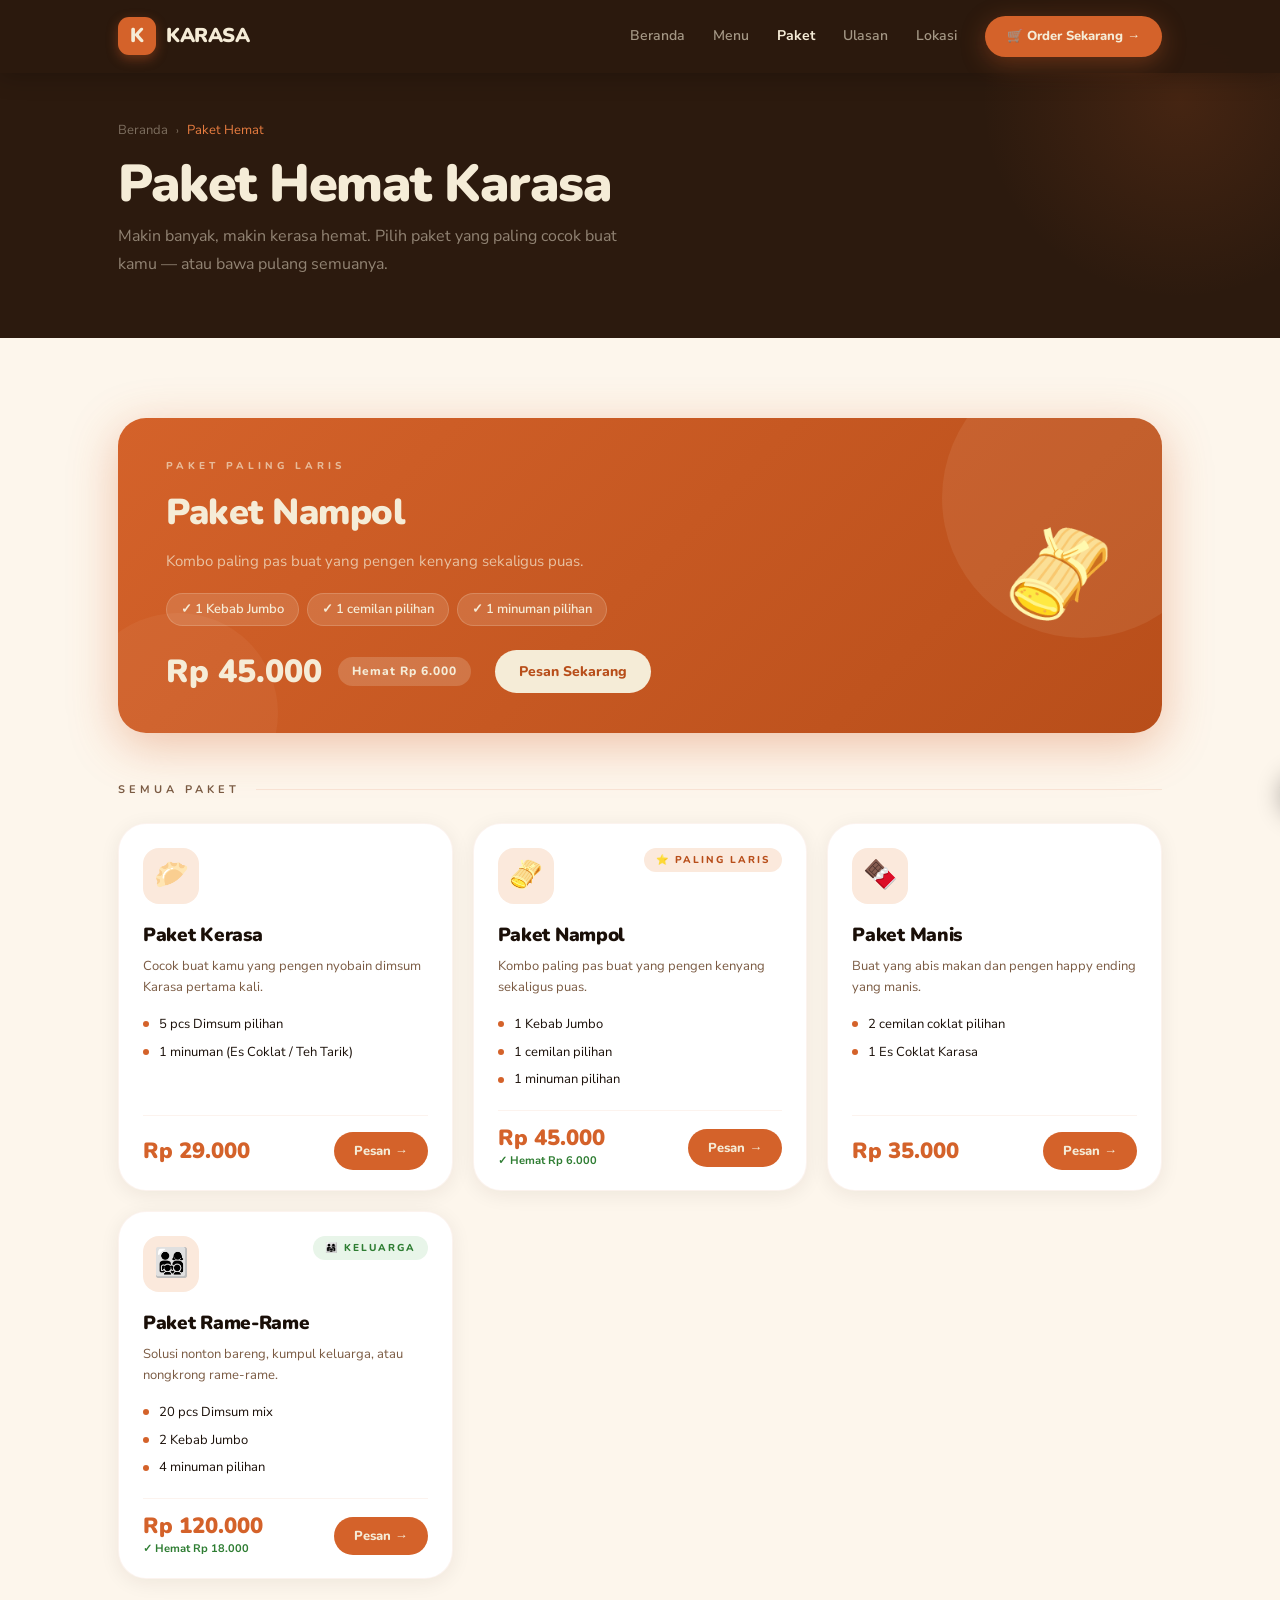
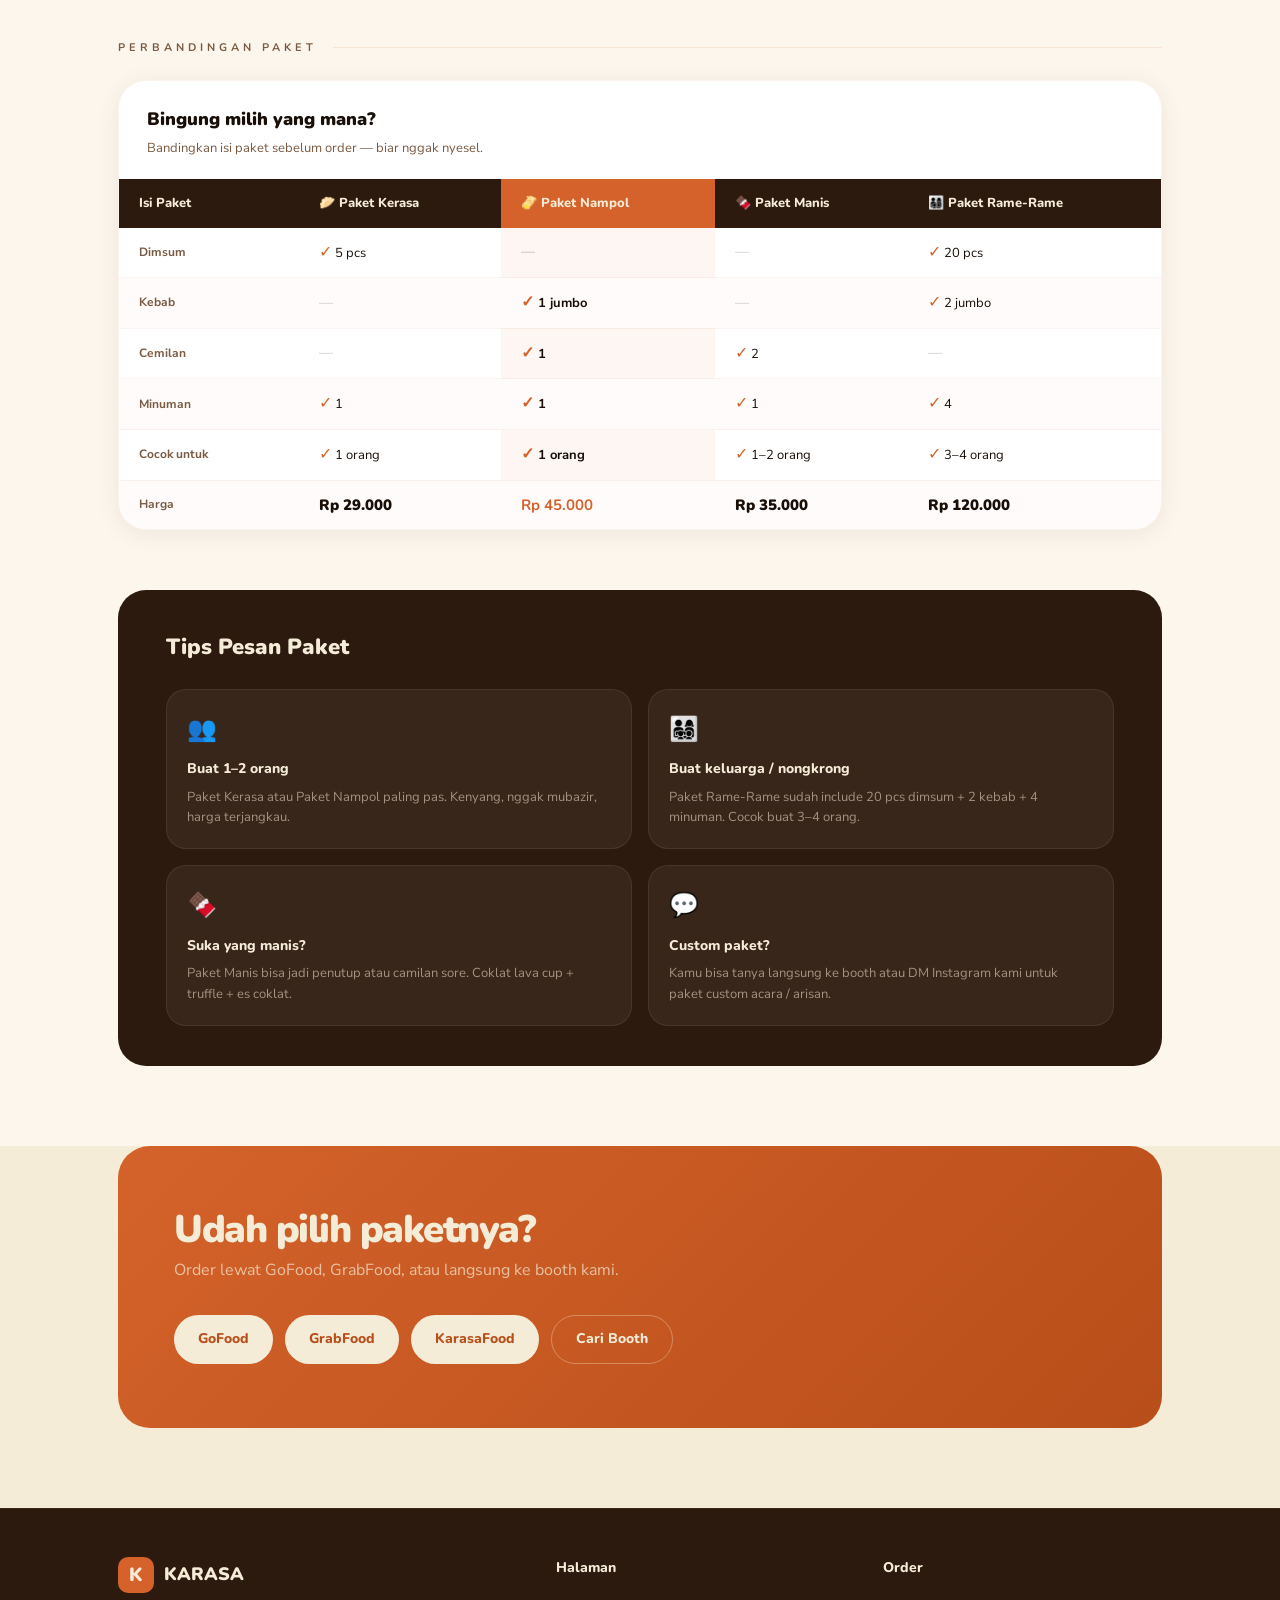
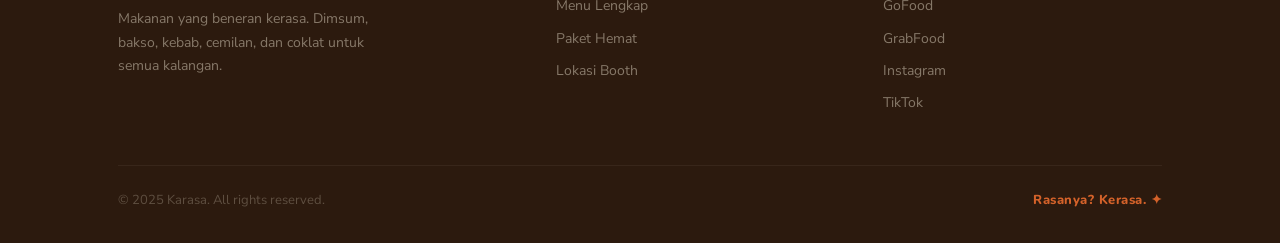
<file: paket.html>
<!DOCTYPE html>
<html lang="id">
<head>
<meta charset="UTF-8"/>
<meta name="viewport" content="width=device-width, initial-scale=1.0"/>
<title>Paket Hemat — Karasa</title>
<link href="https://fonts.googleapis.com/css2?family=Nunito:wght@700;800;900&family=Nunito+Sans:ital,wght@0,400;0,600;0,700;1,400&display=swap" rel="stylesheet"/>
<link rel="stylesheet" href="style.css"/>
</head>
<body>

<!-- ═══ NAV ═══ -->
<nav id="navbar" class="scrolled">
  <div class="container">
    <div class="nav-inner">
      <a class="nav-logo" href="index.html">
        <div class="nav-logo-badge"><span>K</span></div>
        <span class="nav-logo-name">KARASA</span>
      </a>
      <div class="nav-links">
        <a class="nav-link" href="index.html">Beranda</a>
        <a class="nav-link" href="menu.html">Menu</a>
        <a class="nav-link active-page" href="paket.html">Paket</a>
        <a class="nav-link" href="ulasan.html">Ulasan</a>
        <a class="nav-link" href="lokasi.html">Lokasi</a>
        <a class="btn btn-primary" href="#" data-action="order" style="padding:10px 22px;font-size:13px;">🛒 Order Sekarang →</a>
      </div>
      <div class="nav-toggle" id="navToggle">
        <span></span><span></span><span></span>
      </div>
    </div>
  </div>
  <div class="nav-mobile" id="navMobile">
    <a class="nav-link" href="index.html">Beranda</a>
    <a class="nav-link" href="menu.html">Menu</a>
    <a class="nav-link" href="paket.html">Paket Hemat</a>
    <a class="nav-link" href="ulasan.html">Ulasan</a>
    <a class="nav-link" href="lokasi.html">Lokasi</a>
    <a class="nav-link" href="#" data-action="order" style="color:var(--orange);font-weight:800;">Order Sekarang →</a>
  </div>
</nav>

<!-- ═══ PAGE HERO ═══ -->
<div class="page-hero">
  <div class="container">
    <div class="page-hero-inner fade-in">
      <div class="page-breadcrumb">
        <a href="index.html">Beranda</a>
        <span class="page-breadcrumb-sep">›</span>
        <span class="page-breadcrumb-current">Paket Hemat</span>
      </div>
      <h1 class="display page-hero-title">Paket Hemat Karasa</h1>
      <p class="page-hero-desc">Makin banyak, makin kerasa hemat. Pilih paket yang paling cocok buat kamu — atau bawa pulang semuanya.</p>
    </div>
  </div>
</div>

<!-- ═══ PAKET CONTENT ═══ -->
<div class="paket-page section">
  <div class="container">

    <!-- Featured bundle banner (rendered by JS) -->
    <div id="featuredBanner" class="fade-in"></div>

    <!-- All bundles -->
    <div class="paket-section-label fade-in">
      <span class="paket-section-label-text">Semua Paket</span>
      <div class="paket-section-label-line"></div>
    </div>
    <div class="paket-grid fade-in" id="paketGrid"></div>

    <!-- Comparison table -->
    <div class="paket-section-label fade-in">
      <span class="paket-section-label-text">Perbandingan Paket</span>
      <div class="paket-section-label-line"></div>
    </div>
    <div class="paket-compare fade-in">
      <div class="paket-compare-title">Bingung milih yang mana?</div>
      <div class="paket-compare-sub">Bandingkan isi paket sebelum order — biar nggak nyesel.</div>
      <div style="overflow-x:auto;">
        <table class="compare-table" id="compareTable"></table>
      </div>
    </div>

    <!-- Tips section -->
    <div style="margin-top: 48px;" class="fade-in">
      <div class="paket-tips">
        <div class="paket-tips-title">Tips Pesan Paket</div>
        <div class="paket-tips-grid">
          <div class="paket-tip-card">
            <div class="paket-tip-icon">👥</div>
            <div class="paket-tip-title">Buat 1–2 orang</div>
            <div class="paket-tip-desc">Paket Kerasa atau Paket Nampol paling pas. Kenyang, nggak mubazir, harga terjangkau.</div>
          </div>
          <div class="paket-tip-card">
            <div class="paket-tip-icon">👨‍👩‍👧‍👦</div>
            <div class="paket-tip-title">Buat keluarga / nongkrong</div>
            <div class="paket-tip-desc">Paket Rame-Rame sudah include 20 pcs dimsum + 2 kebab + 4 minuman. Cocok buat 3–4 orang.</div>
          </div>
          <div class="paket-tip-card">
            <div class="paket-tip-icon">🍫</div>
            <div class="paket-tip-title">Suka yang manis?</div>
            <div class="paket-tip-desc">Paket Manis bisa jadi penutup atau camilan sore. Coklat lava cup + truffle + es coklat.</div>
          </div>
          <div class="paket-tip-card">
            <div class="paket-tip-icon">💬</div>
            <div class="paket-tip-title">Custom paket?</div>
            <div class="paket-tip-desc">Kamu bisa tanya langsung ke booth atau DM Instagram kami untuk paket custom acara / arisan.</div>
          </div>
        </div>
      </div>
    </div>

  </div>
</div>

<!-- ═══ ORDER CTA ═══ -->
<section id="order-cta" style="padding: 0 0 80px;">
  <div class="container">
    <div class="order-inner fade-in">
      <div>
        <h2 class="display order-title">Udah pilih paketnya?</h2>
        <p class="order-sub">Order lewat GoFood, GrabFood, atau langsung ke booth kami.</p>
      </div>
      <div class="order-btns">
        <a class="btn btn-cream" href="#" data-platform="gofood">GoFood</a>
        <a class="btn btn-cream" href="#" data-platform="grabfood">GrabFood</a>
        <a class="btn btn-cream" href="#" data-platform="karasa">KarasaFood</a>
        <a class="btn btn-ghost-light" href="index.html#location">Cari Booth</a>
      </div>
    </div>
  </div>
</section>

<!-- ═══ FOOTER ═══ -->
<footer>
  <div class="container">
    <div class="footer-inner">
      <div>
        <div class="footer-logo">
          <div class="footer-logo-badge"><span>K</span></div>
          <span class="footer-logo-name">KARASA</span>
        </div>
        <p class="footer-desc">Makanan yang beneran kerasa. Dimsum, bakso, kebab, cemilan, dan coklat untuk semua kalangan.</p>
      </div>
      <div>
        <div class="footer-col-title">Halaman</div>
        <a class="footer-link" href="menu.html">Menu Lengkap</a>
        <a class="footer-link" href="paket.html">Paket Hemat</a>
        <a class="footer-link" href="index.html#location">Lokasi Booth</a>
      </div>
      <div>
        <div class="footer-col-title">Order</div>
        <a class="footer-link" href="#" data-platform="gofood">GoFood</a>
        <a class="footer-link" href="#" data-platform="grabfood">GrabFood</a>
        <a class="footer-link" href="#">Instagram</a>
        <a class="footer-link" href="#">TikTok</a>
      </div>
    </div>
    <div class="footer-bottom">
      <span class="footer-copy">© 2025 Karasa. All rights reserved.</span>
      <span class="footer-tagline">Rasanya? Kerasa. ✦</span>
    </div>
  </div>
</footer>

<!-- ═══ CART FLOAT ═══ -->
<div id="cart-float">
  <div class="cart-btn">
    <span>🛒 Keranjang</span>
    <div class="cart-badge" id="cartCount">0</div>
    <span id="cartTotal" style="font-size:13px;opacity:0.85;">Rp 0</span>
  </div>
</div>

<!-- ═══ TOAST ═══ -->
<div class="toast" id="toast">
  <div class="toast-dot"></div>
  <span id="toastMsg">Ditambahkan!</span>
</div>

<!-- ═══ PAKET PAGE LOGIC ═══ -->
<script>
async function loadPaketPage() {
  try {
    const res  = await fetch('data.json');
    const data = await res.json();
    renderFeaturedBanner(data.bundles);
    renderPaketGrid(data.bundles);
    renderCompareTable(data.bundles);
    initScrollAnimations();
  } catch(e) {
    console.error('Gagal load data.json:', e);
  }
}

/* ── Featured banner ── */
function renderFeaturedBanner(bundles) {
  const featured = bundles.find(b => b.featured);
  if (!featured) return;
  document.getElementById('featuredBanner').innerHTML = `
    <div class="paket-featured-banner">
      <div>
        <div class="paket-featured-eyebrow">Paket paling laris</div>
        <div class="paket-featured-name">${featured.name}</div>
        <div class="paket-featured-desc">${featured.desc}</div>
        <div class="paket-featured-items">
          ${featured.items.map(i => `<span class="paket-featured-item">✓ ${i}</span>`).join('')}
        </div>
        <div class="paket-featured-bottom">
          <div class="paket-featured-price">${featured.price}</div>
          ${featured.save ? `<span class="paket-featured-save">${featured.save}</span>` : ''}
          <button class="btn btn-cream" style="margin-left:8px;"
            onclick="cartAdd('${featured.name}', ${featured.priceNum}); showToast('${featured.name} ditambahkan!')">
            Pesan Sekarang
          </button>
        </div>
      </div>
      <div class="paket-featured-right">
        <span class="paket-featured-emoji">${featured.emoji}</span>
      </div>
    </div>
  `;
}

/* ── Paket cards grid ── */
function renderPaketGrid(bundles) {
  document.getElementById('paketGrid').innerHTML = bundles.map(b => {
    const tagHTML    = b.tag ? `<span class="paket-card-tag ${b.featured ? 'tag-pop' : 'tag-save'}">${b.tag}</span>` : '';
    const itemsHTML  = b.items.map(i => `<div class="paket-card-item"><div class="paket-card-item-dot"></div>${i}</div>`).join('');
    const savingHTML = b.save ? `<div class="paket-card-saving">✓ ${b.save}</div>` : '';
    return `
      <div class="paket-card${b.featured ? ' paket-card-featured' : ''}">
        <div class="paket-card-header">
          <div class="paket-card-emoji-wrap">${b.emoji}</div>
          ${tagHTML}
        </div>
        <div class="paket-card-body">
          <div class="paket-card-name">${b.name}</div>
          <div class="paket-card-desc">${b.desc}</div>
          <div class="paket-card-items">${itemsHTML}</div>
          <div class="paket-card-footer">
            <div>
              <div class="paket-card-price">${b.price}</div>
              ${savingHTML}
            </div>
            <button class="paket-card-btn"
              onclick="cartAdd('${b.name}', ${b.priceNum}); showToast('${b.name} ditambahkan!')">
              Pesan →
            </button>
          </div>
        </div>
      </div>
    `;
  }).join('');
}

/* ── Comparison table ── */
function renderCompareTable(bundles) {
  const rows = [
    { key: 'dimsum',  label: 'Dimsum'      },
    { key: 'kebab',   label: 'Kebab'       },
    { key: 'cemilan', label: 'Cemilan'     },
    { key: 'minuman', label: 'Minuman'     },
    { key: 'porsi',   label: 'Cocok untuk' },
  ];
  const featuredId   = bundles.find(b => b.featured)?.id;
  const headerCells  = bundles.map(b =>
    `<th class="${b.id === featuredId ? 'featured-col' : ''}">${b.emoji} ${b.name}</th>`
  ).join('');
  const dataRows = rows.map(row => {
    const cells = bundles.map(b => {
      const val     = b.compare?.[row.key] || '—';
      const display = val === '—'
        ? `<span class="compare-cross">—</span>`
        : `<span class="compare-check">✓</span> ${val}`;
      return `<td class="${b.id === featuredId ? 'featured-col' : ''}">${display}</td>`;
    }).join('');
    return `<tr><td class="row-label">${row.label}</td>${cells}</tr>`;
  }).join('');
  const priceCells = bundles.map(b =>
    `<td class="${b.id === featuredId ? 'featured-col' : ''}">${b.price}</td>`
  ).join('');

  document.getElementById('compareTable').innerHTML = `
    <thead><tr><th>Isi Paket</th>${headerCells}</tr></thead>
    <tbody>
      ${dataRows}
      <tr class="compare-price-row"><td class="row-label">Harga</td>${priceCells}</tr>
    </tbody>
  `;
}
</script>

<!-- ═══ SCRIPT UTAMA — cart modal, qty, platform buttons ═══ -->
<script src="script.js"></script>

<script>
/* Jalankan loadPaketPage setelah script.js siap */
document.addEventListener('DOMContentLoaded', loadPaketPage);
</script>

</body>
</html>
</file>
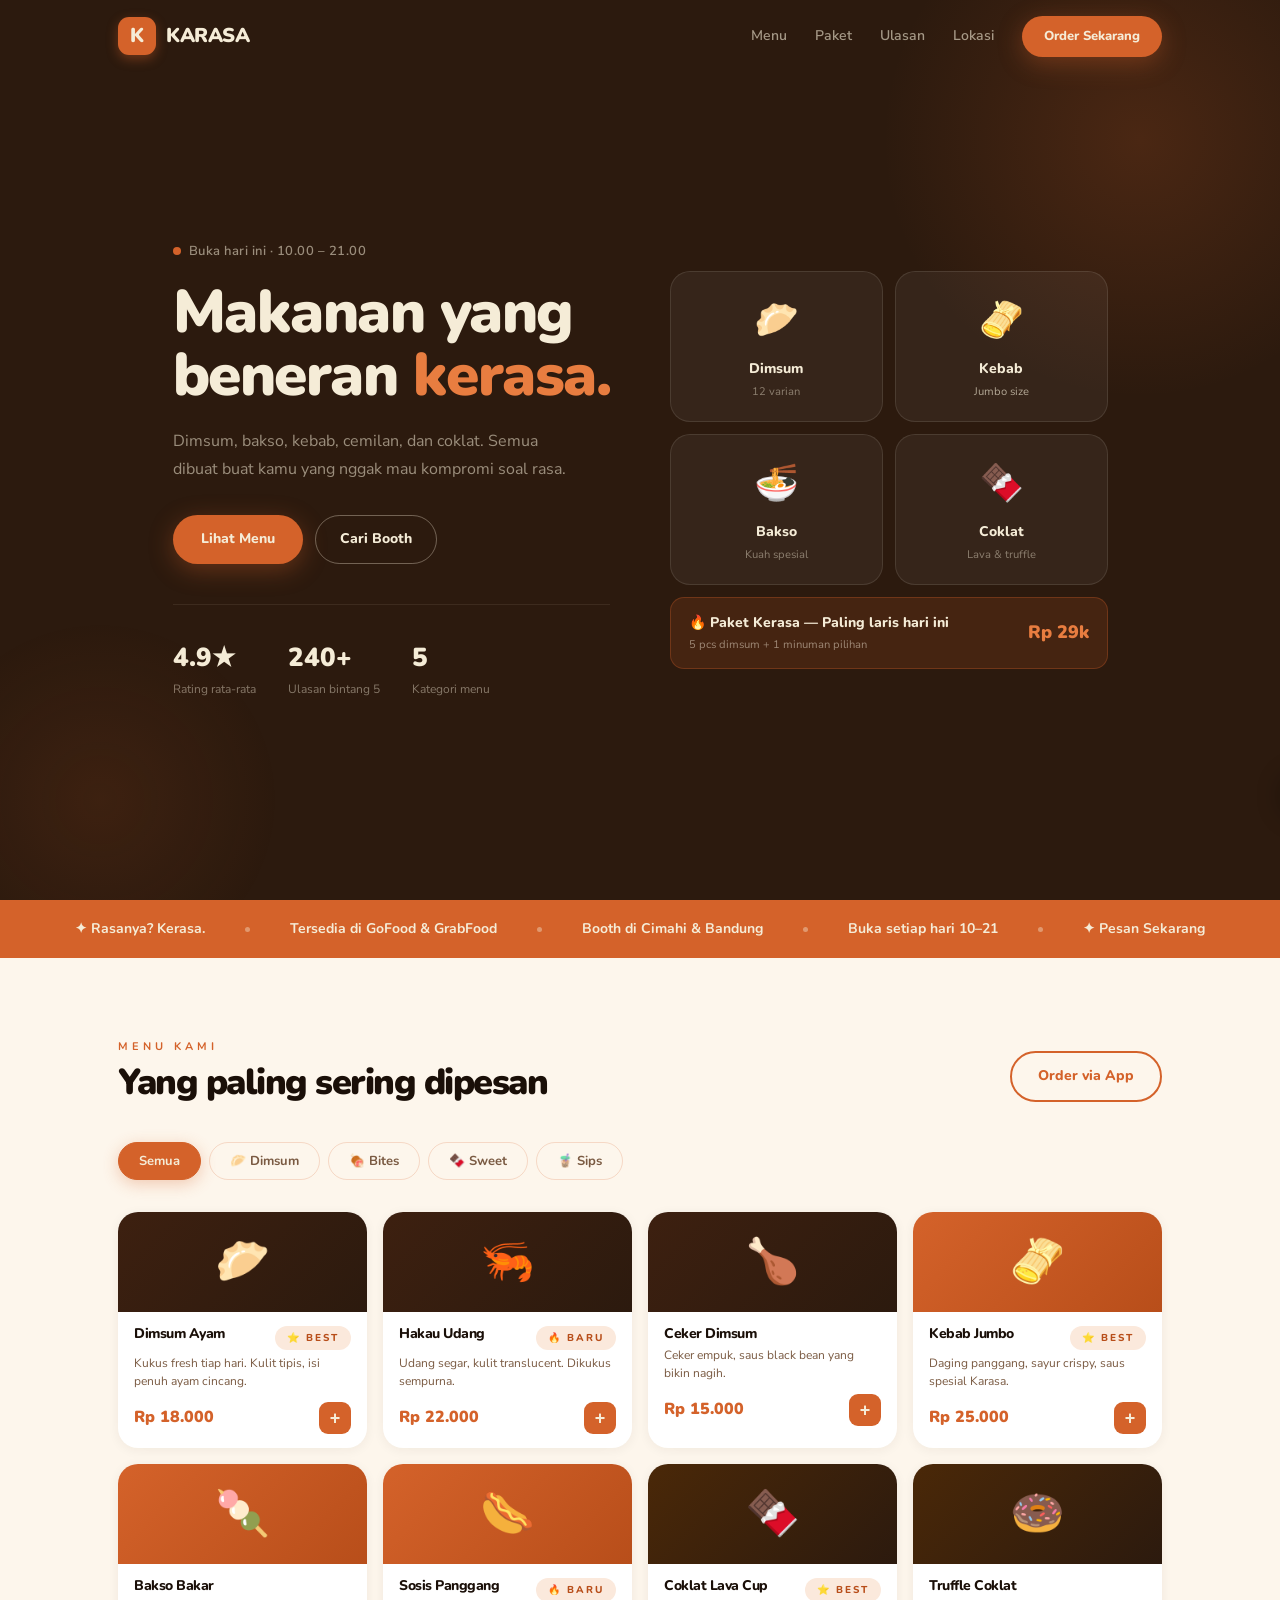
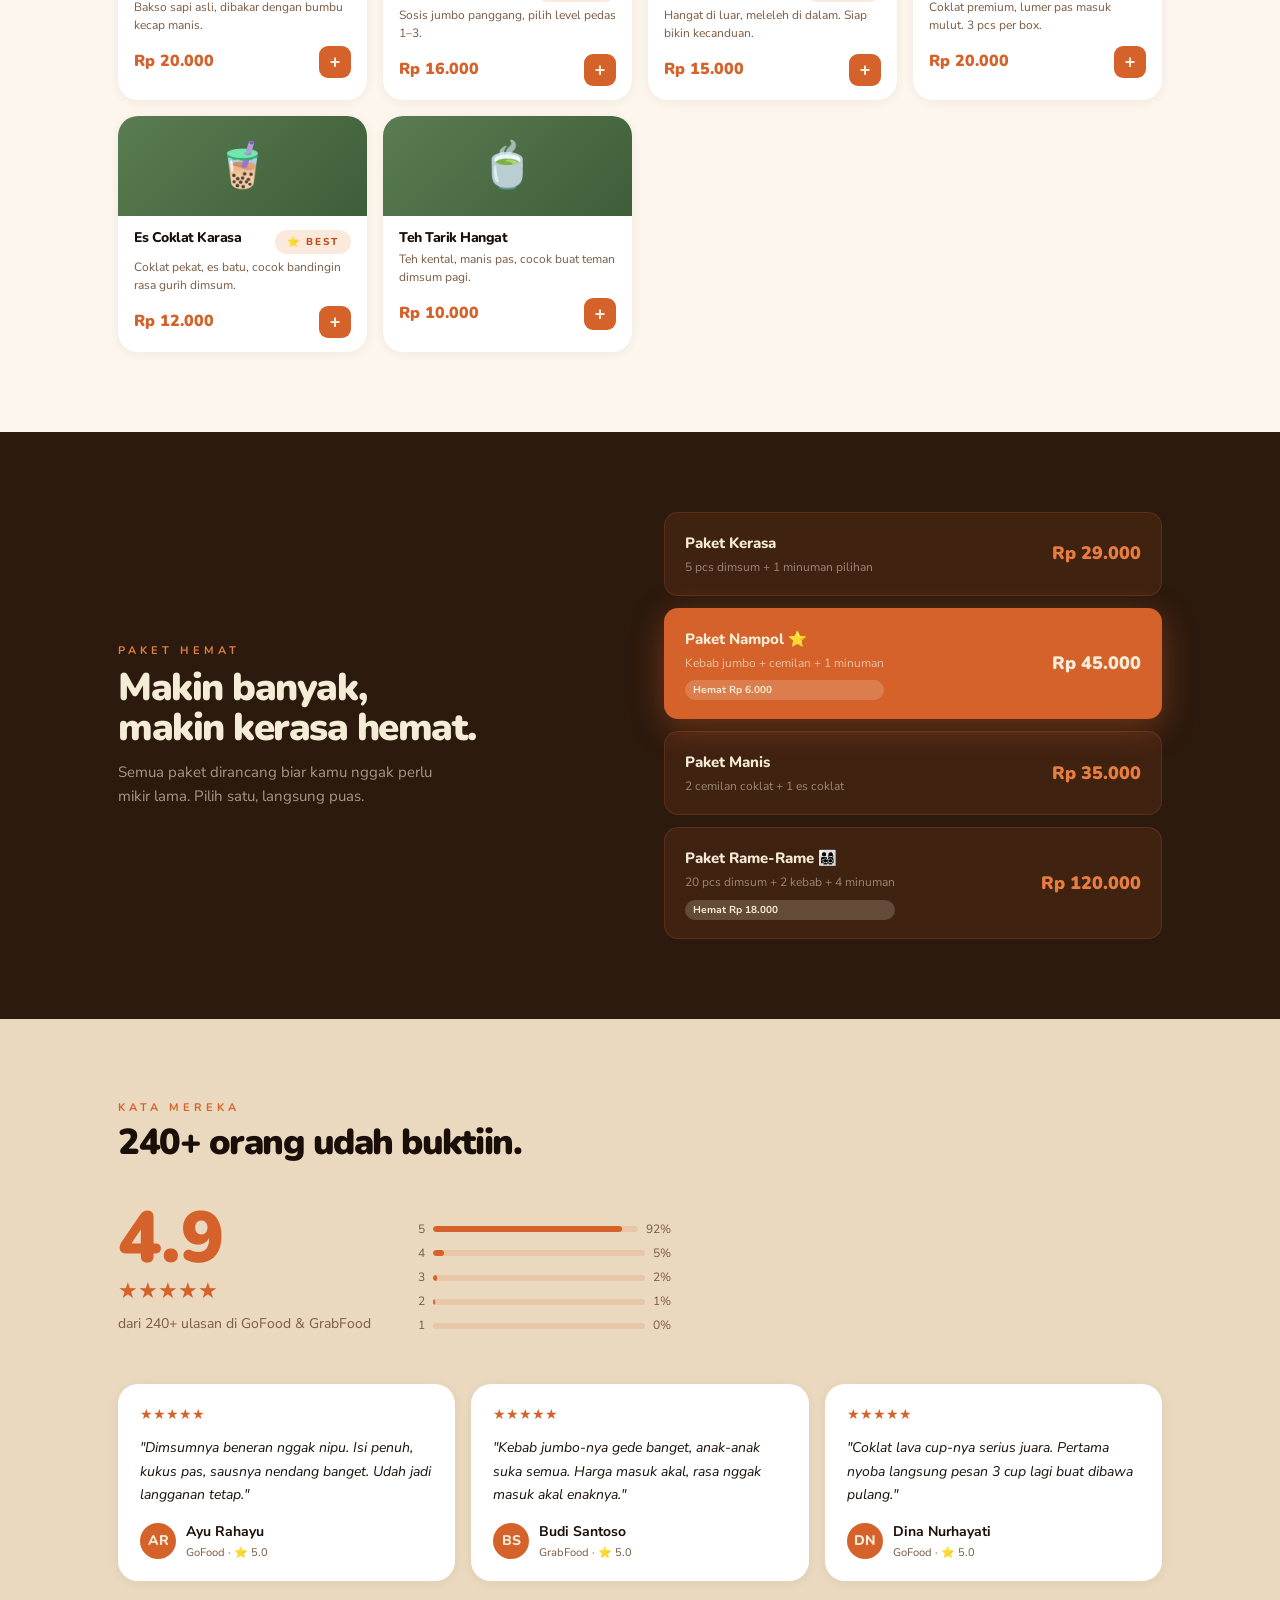
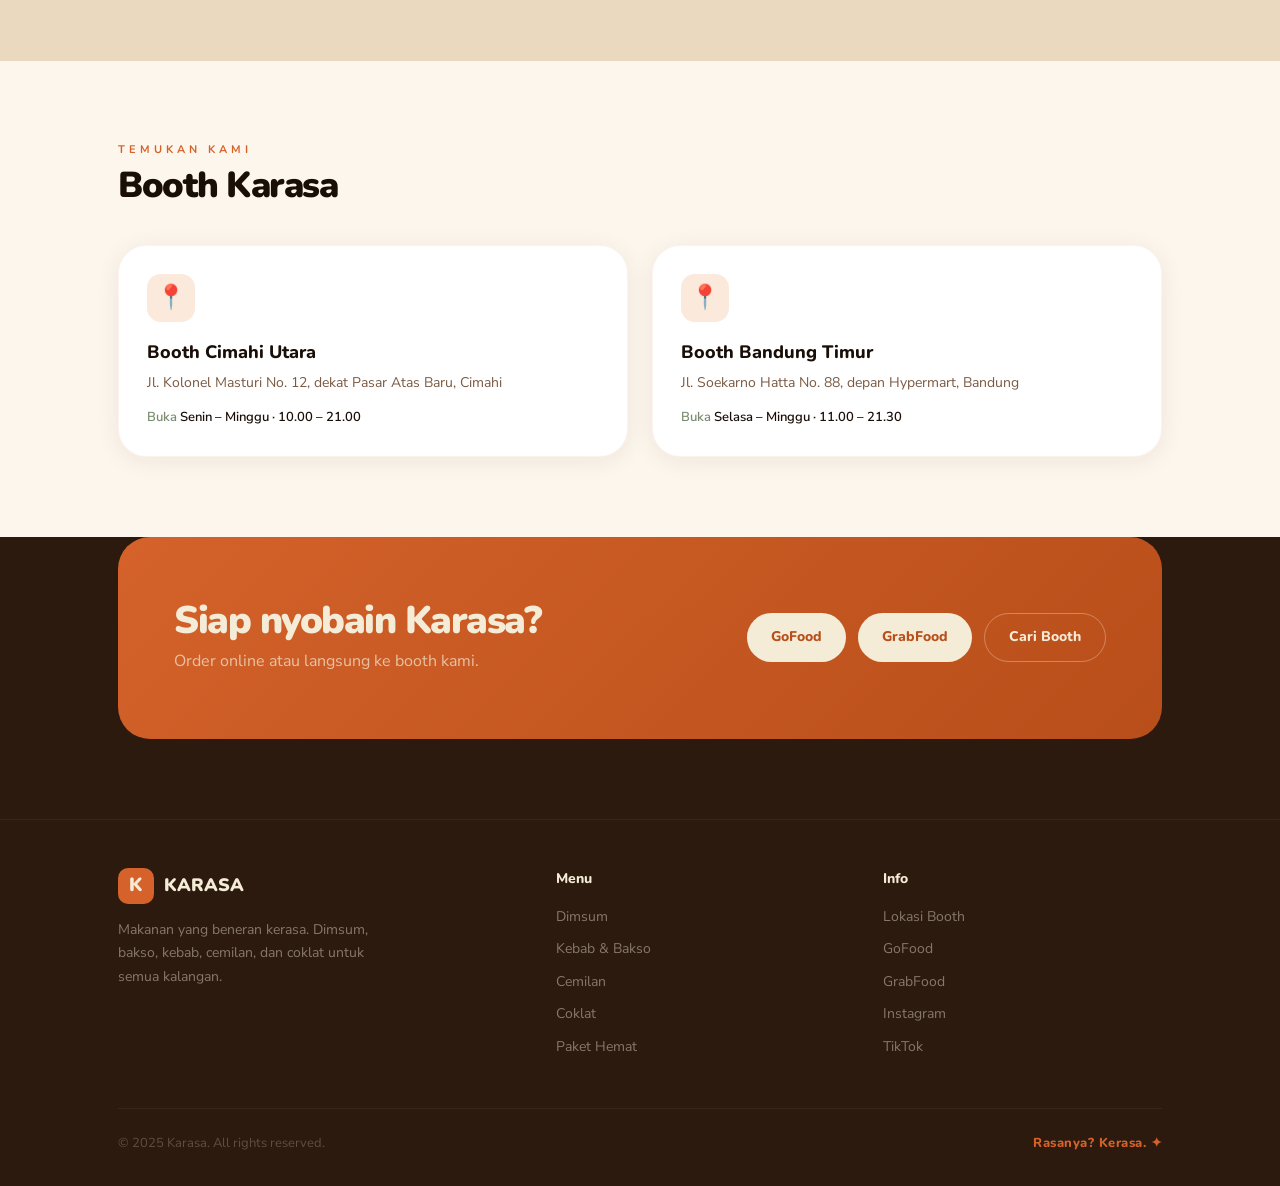
<file: tentang.html>
<!DOCTYPE html>
<html lang="id">
<head>
<meta charset="UTF-8"/>
<meta name="viewport" content="width=device-width, initial-scale=1.0"/>
<title>Karasa — Rasanya? Beneran Kerasa.</title>
<link href="https://fonts.googleapis.com/css2?family=Nunito:wght@700;800;900&family=Nunito+Sans:ital,wght@0,400;0,600;0,700;1,400&display=swap" rel="stylesheet"/>
  <link rel="stylesheet" href="style.css" />
</head>
<body>

<!-- ═══ NAV ═══ -->
<nav id="navbar">
  <div class="container">
    <div class="nav-inner">
      <a class="nav-logo" href="#">
        <div class="nav-logo-badge"><span>K</span></div>
        <span class="nav-logo-name">KARASA</span>
      </a>
      <div class="nav-links">
        <a class="nav-link" href="#menu">Menu</a>
        <a class="nav-link" href="#bundles">Paket</a>
        <a class="nav-link" href="#reviews">Ulasan</a>
        <a class="nav-link" href="#location">Lokasi</a>
        <a class="btn btn-primary" href="#order" style="padding:10px 22px;font-size:13px;">Order Sekarang</a>
      </div>
      <div class="nav-toggle" id="navToggle">
        <span></span><span></span><span></span>
      </div>
    </div>
  </div>
  <div class="nav-mobile" id="navMobile">
    <a class="nav-link" href="#menu">Menu</a>
    <a class="nav-link" href="#bundles">Paket Hemat</a>
    <a class="nav-link" href="#reviews">Ulasan</a>
    <a class="nav-link" href="#location">Lokasi</a>
    <a class="nav-link" href="#order" style="color:var(--orange);font-weight:800;">Order Sekarang →</a>
  </div>
</nav>

<!-- ═══ HERO ═══ -->
<section id="hero">
  <div class="container">
    <div class="hero-inner">
      <div class="fade-in">
        <div class="hero-eyebrow">
          <div class="hero-dot"></div>
          <span class="hero-eyebrow-text">Buka hari ini · 10.00 – 21.00</span>
        </div>
        <h1 class="display hero-title">
          Makanan yang<br>beneran <span class="highlight">kerasa.</span>
        </h1>
        <p class="hero-desc">
          Dimsum, bakso, kebab, cemilan, dan coklat. Semua dibuat buat kamu yang nggak mau kompromi soal rasa.
        </p>
        <div class="hero-ctas">
          <a class="btn btn-primary" href="#menu">Lihat Menu</a>
          <a class="btn btn-ghost-light" href="#location">Cari Booth</a>
        </div>
        <div class="hero-stats">
          <div>
            <div class="hero-stat-num">4.9★</div>
            <div class="hero-stat-label">Rating rata-rata</div>
          </div>
          <div>
            <div class="hero-stat-num">240+</div>
            <div class="hero-stat-label">Ulasan bintang 5</div>
          </div>
          <div>
            <div class="hero-stat-num">5</div>
            <div class="hero-stat-label">Kategori menu</div>
          </div>
        </div>
      </div>

      <div class="hero-cards fade-in" style="animation-delay:0.15s;">
        <div class="food-card">
          <span class="food-card-emoji">🥟</span>
          <div class="food-card-name">Dimsum</div>
          <div class="food-card-sub">12 varian</div>
        </div>
        <div class="food-card accent">
          <span class="food-card-emoji">🫔</span>
          <div class="food-card-name">Kebab</div>
          <div class="food-card-sub">Jumbo size</div>
        </div>
        <div class="food-card">
          <span class="food-card-emoji">🍜</span>
          <div class="food-card-name">Bakso</div>
          <div class="food-card-sub">Kuah spesial</div>
        </div>
        <div class="food-card">
          <span class="food-card-emoji">🍫</span>
          <div class="food-card-name">Coklat</div>
          <div class="food-card-sub">Lava & truffle</div>
        </div>
        <div class="hero-promo">
          <div>
            <div class="hero-promo-info">🔥 Paket Kerasa — Paling laris hari ini</div>
            <div class="hero-promo-sub">5 pcs dimsum + 1 minuman pilihan</div>
          </div>
          <div class="hero-promo-price">Rp 29k</div>
        </div>
      </div>
    </div>
  </div>
</section>

<!-- ═══ STRIP ═══ -->
<div id="strip">
  <div class="strip-inner">
    <span class="strip-item">✦ Rasanya? Kerasa.</span>
    <div class="strip-dot"></div>
    <span class="strip-item">Tersedia di GoFood & GrabFood</span>
    <div class="strip-dot"></div>
    <span class="strip-item">Booth di Cimahi & Bandung</span>
    <div class="strip-dot"></div>
    <span class="strip-item">Buka setiap hari 10–21</span>
    <div class="strip-dot"></div>
    <span class="strip-item">✦ Pesan Sekarang</span>
  </div>
</div>

<!-- ═══ MENU ═══ -->
<section id="menu" class="section">
  <div class="container">
    <div class="section-header fade-in">
      <div>
        <p class="label">Menu kami</p>
        <h2 class="display section-title">Yang paling sering dipesan</h2>
      </div>
      <a class="btn btn-ghost" href="#order">Order via App</a>
    </div>

    <div class="menu-tabs fade-in">
      <button class="tab active" data-cat="all">Semua</button>
      <button class="tab" data-cat="dimsum">🥟 Dimsum</button>
      <button class="tab" data-cat="bites">🍖 Bites</button>
      <button class="tab" data-cat="sweet">🍫 Sweet</button>
      <button class="tab" data-cat="sips">🧋 Sips</button>
    </div>

    <div class="menu-grid" id="menuGrid">
      <!-- Dimsum -->
      <div class="menu-item visible" data-cat="dimsum">
        <div class="menu-item-img bg-espresso">🥟</div>
        <div class="menu-item-body">
          <div class="menu-item-header">
            <span class="menu-item-name heading">Dimsum Ayam</span>
            <span class="tag tag-orange">⭐ Best</span>
          </div>
          <p class="menu-item-desc">Kukus fresh tiap hari. Kulit tipis, isi penuh ayam cincang.</p>
          <div class="menu-item-footer">
            <span class="price" style="font-size:16px;font-weight:900;">Rp 18.000</span>
            <button class="add-btn" onclick="addToCart('Dimsum Ayam', 18000)">+</button>
          </div>
        </div>
      </div>

      <div class="menu-item visible" data-cat="dimsum">
        <div class="menu-item-img bg-espresso">🦐</div>
        <div class="menu-item-body">
          <div class="menu-item-header">
            <span class="menu-item-name heading">Hakau Udang</span>
            <span class="tag tag-orange">🔥 Baru</span>
          </div>
          <p class="menu-item-desc">Udang segar, kulit translucent. Dikukus sempurna.</p>
          <div class="menu-item-footer">
            <span class="price" style="font-size:16px;font-weight:900;">Rp 22.000</span>
            <button class="add-btn" onclick="addToCart('Hakau Udang', 22000)">+</button>
          </div>
        </div>
      </div>

      <div class="menu-item visible" data-cat="dimsum">
        <div class="menu-item-img bg-espresso">🍗</div>
        <div class="menu-item-body">
          <div class="menu-item-header">
            <span class="menu-item-name heading">Ceker Dimsum</span>
          </div>
          <p class="menu-item-desc">Ceker empuk, saus black bean yang bikin nagih.</p>
          <div class="menu-item-footer">
            <span class="price" style="font-size:16px;font-weight:900;">Rp 15.000</span>
            <button class="add-btn" onclick="addToCart('Ceker Dimsum', 15000)">+</button>
          </div>
        </div>
      </div>

      <!-- Bites -->
      <div class="menu-item visible" data-cat="bites">
        <div class="menu-item-img bg-orange">🫔</div>
        <div class="menu-item-body">
          <div class="menu-item-header">
            <span class="menu-item-name heading">Kebab Jumbo</span>
            <span class="tag tag-orange">⭐ Best</span>
          </div>
          <p class="menu-item-desc">Daging panggang, sayur crispy, saus spesial Karasa.</p>
          <div class="menu-item-footer">
            <span class="price" style="font-size:16px;font-weight:900;">Rp 25.000</span>
            <button class="add-btn" onclick="addToCart('Kebab Jumbo', 25000)">+</button>
          </div>
        </div>
      </div>

      <div class="menu-item visible" data-cat="bites">
        <div class="menu-item-img bg-orange">🍡</div>
        <div class="menu-item-body">
          <div class="menu-item-header">
            <span class="menu-item-name heading">Bakso Bakar</span>
          </div>
          <p class="menu-item-desc">Bakso sapi asli, dibakar dengan bumbu kecap manis.</p>
          <div class="menu-item-footer">
            <span class="price" style="font-size:16px;font-weight:900;">Rp 20.000</span>
            <button class="add-btn" onclick="addToCart('Bakso Bakar', 20000)">+</button>
          </div>
        </div>
      </div>

      <div class="menu-item visible" data-cat="bites">
        <div class="menu-item-img bg-orange">🌭</div>
        <div class="menu-item-body">
          <div class="menu-item-header">
            <span class="menu-item-name heading">Sosis Panggang</span>
            <span class="tag tag-orange">🔥 Baru</span>
          </div>
          <p class="menu-item-desc">Sosis jumbo panggang, pilih level pedas 1–3.</p>
          <div class="menu-item-footer">
            <span class="price" style="font-size:16px;font-weight:900;">Rp 16.000</span>
            <button class="add-btn" onclick="addToCart('Sosis Panggang', 16000)">+</button>
          </div>
        </div>
      </div>

      <!-- Sweet -->
      <div class="menu-item visible" data-cat="sweet">
        <div class="menu-item-img bg-choco">🍫</div>
        <div class="menu-item-body">
          <div class="menu-item-header">
            <span class="menu-item-name heading">Coklat Lava Cup</span>
            <span class="tag tag-orange">⭐ Best</span>
          </div>
          <p class="menu-item-desc">Hangat di luar, meleleh di dalam. Siap bikin kecanduan.</p>
          <div class="menu-item-footer">
            <span class="price" style="font-size:16px;font-weight:900;">Rp 15.000</span>
            <button class="add-btn" onclick="addToCart('Coklat Lava Cup', 15000)">+</button>
          </div>
        </div>
      </div>

      <div class="menu-item visible" data-cat="sweet">
        <div class="menu-item-img bg-choco">🍩</div>
        <div class="menu-item-body">
          <div class="menu-item-header">
            <span class="menu-item-name heading">Truffle Coklat</span>
          </div>
          <p class="menu-item-desc">Coklat premium, lumer pas masuk mulut. 3 pcs per box.</p>
          <div class="menu-item-footer">
            <span class="price" style="font-size:16px;font-weight:900;">Rp 20.000</span>
            <button class="add-btn" onclick="addToCart('Truffle Coklat', 20000)">+</button>
          </div>
        </div>
      </div>

      <!-- Sips -->
      <div class="menu-item visible" data-cat="sips">
        <div class="menu-item-img bg-sage">🧋</div>
        <div class="menu-item-body">
          <div class="menu-item-header">
            <span class="menu-item-name heading">Es Coklat Karasa</span>
            <span class="tag tag-orange">⭐ Best</span>
          </div>
          <p class="menu-item-desc">Coklat pekat, es batu, cocok bandingin rasa gurih dimsum.</p>
          <div class="menu-item-footer">
            <span class="price" style="font-size:16px;font-weight:900;">Rp 12.000</span>
            <button class="add-btn" onclick="addToCart('Es Coklat Karasa', 12000)">+</button>
          </div>
        </div>
      </div>

      <div class="menu-item visible" data-cat="sips">
        <div class="menu-item-img bg-sage">🍵</div>
        <div class="menu-item-body">
          <div class="menu-item-header">
            <span class="menu-item-name heading">Teh Tarik Hangat</span>
          </div>
          <p class="menu-item-desc">Teh kental, manis pas, cocok buat teman dimsum pagi.</p>
          <div class="menu-item-footer">
            <span class="price" style="font-size:16px;font-weight:900;">Rp 10.000</span>
            <button class="add-btn" onclick="addToCart('Teh Tarik Hangat', 10000)">+</button>
          </div>
        </div>
      </div>
    </div>
  </div>
</section>

<!-- ═══ BUNDLES ═══ -->
<section id="bundles" class="section">
  <div class="container">
    <div class="bundles-inner">
      <div class="fade-in">
        <p class="label" style="color:#E87D40;">Paket hemat</p>
        <h2 class="display" style="font-size:clamp(28px,3vw,40px);color:var(--cream);margin-top:8px;">Makin banyak,<br>makin kerasa hemat.</h2>
        <p class="bundle-subtitle">Semua paket dirancang biar kamu nggak perlu mikir lama. Pilih satu, langsung puas.</p>
      </div>
      <div class="bundle-list fade-in">
        <div class="bundle-card regular">
          <div class="bundle-card-left">
            <div class="bundle-card-name">Paket Kerasa</div>
            <div class="bundle-card-desc">5 pcs dimsum + 1 minuman pilihan</div>
          </div>
          <div><div class="bundle-card-price">Rp 29.000</div></div>
        </div>
        <div class="bundle-card featured">
          <div class="bundle-card-left">
            <div class="bundle-card-name">Paket Nampol ⭐</div>
            <div class="bundle-card-desc">Kebab jumbo + cemilan + 1 minuman</div>
            <div class="bundle-save">Hemat Rp 6.000</div>
          </div>
          <div><div class="bundle-card-price">Rp 45.000</div></div>
        </div>
        <div class="bundle-card regular">
          <div class="bundle-card-left">
            <div class="bundle-card-name">Paket Manis</div>
            <div class="bundle-card-desc">2 cemilan coklat + 1 es coklat</div>
          </div>
          <div><div class="bundle-card-price">Rp 35.000</div></div>
        </div>
        <div class="bundle-card regular">
          <div class="bundle-card-left">
            <div class="bundle-card-name">Paket Rame-Rame 👨‍👩‍👧‍👦</div>
            <div class="bundle-card-desc">20 pcs dimsum + 2 kebab + 4 minuman</div>
            <div class="bundle-save">Hemat Rp 18.000</div>
          </div>
          <div><div class="bundle-card-price">Rp 120.000</div></div>
        </div>
      </div>
    </div>
  </div>
</section>

<!-- ═══ REVIEWS ═══ -->
<section id="reviews" class="section">
  <div class="container">
    <div class="fade-in">
      <p class="label">Kata mereka</p>
      <h2 class="display section-title" style="margin-top:8px;margin-bottom:40px;">240+ orang udah buktiin.</h2>
    </div>
    <div class="reviews-top fade-in">
      <div>
        <div class="rating-big">4.9</div>
        <div class="stars">★★★★★</div>
        <div class="rating-count">dari 240+ ulasan di GoFood & GrabFood</div>
      </div>
      <div class="rating-breakdown">
        <div class="bar-row"><span class="bar-label">5</span><div class="bar-track"><div class="bar-fill" data-w="92" style="width:0%"></div></div><span style="font-size:12px;color:var(--text-muted);">92%</span></div>
        <div class="bar-row"><span class="bar-label">4</span><div class="bar-track"><div class="bar-fill" data-w="5"  style="width:0%"></div></div><span style="font-size:12px;color:var(--text-muted);">5%</span></div>
        <div class="bar-row"><span class="bar-label">3</span><div class="bar-track"><div class="bar-fill" data-w="2"  style="width:0%"></div></div><span style="font-size:12px;color:var(--text-muted);">2%</span></div>
        <div class="bar-row"><span class="bar-label">2</span><div class="bar-track"><div class="bar-fill" data-w="1"  style="width:0%"></div></div><span style="font-size:12px;color:var(--text-muted);">1%</span></div>
        <div class="bar-row"><span class="bar-label">1</span><div class="bar-track"><div class="bar-fill" data-w="0"  style="width:0%"></div></div><span style="font-size:12px;color:var(--text-muted);">0%</span></div>
      </div>
    </div>
    <div class="reviews-grid fade-in">
      <div class="review-card">
        <div class="review-stars">★★★★★</div>
        <p class="review-text">"Dimsumnya beneran nggak nipu. Isi penuh, kukus pas, sausnya nendang banget. Udah jadi langganan tetap."</p>
        <div class="review-author">
          <div class="review-avatar">AR</div>
          <div>
            <div class="review-name">Ayu Rahayu</div>
            <div class="review-platform">GoFood · ⭐ 5.0</div>
          </div>
        </div>
      </div>
      <div class="review-card">
        <div class="review-stars">★★★★★</div>
        <p class="review-text">"Kebab jumbo-nya gede banget, anak-anak suka semua. Harga masuk akal, rasa nggak masuk akal enaknya."</p>
        <div class="review-author">
          <div class="review-avatar">BS</div>
          <div>
            <div class="review-name">Budi Santoso</div>
            <div class="review-platform">GrabFood · ⭐ 5.0</div>
          </div>
        </div>
      </div>
      <div class="review-card">
        <div class="review-stars">★★★★★</div>
        <p class="review-text">"Coklat lava cup-nya serius juara. Pertama nyoba langsung pesan 3 cup lagi buat dibawa pulang."</p>
        <div class="review-author">
          <div class="review-avatar">DN</div>
          <div>
            <div class="review-name">Dina Nurhayati</div>
            <div class="review-platform">GoFood · ⭐ 5.0</div>
          </div>
        </div>
      </div>
    </div>
  </div>
</section>

<!-- ═══ LOCATION ═══ -->
<section id="location" class="section">
  <div class="container">
    <div class="section-header fade-in">
      <div>
        <p class="label">Temukan kami</p>
        <h2 class="display section-title" style="margin-top:8px;">Booth Karasa</h2>
      </div>
    </div>
    <div class="location-grid fade-in">
      <div class="location-card">
        <div class="location-icon">📍</div>
        <div class="location-name">Booth Cimahi Utara</div>
        <p class="location-addr">Jl. Kolonel Masturi No. 12, dekat Pasar Atas Baru, Cimahi</p>
        <div class="location-hours">Buka <span>Senin – Minggu · 10.00 – 21.00</span></div>
      </div>
      <div class="location-card">
        <div class="location-icon">📍</div>
        <div class="location-name">Booth Bandung Timur</div>
        <p class="location-addr">Jl. Soekarno Hatta No. 88, depan Hypermart, Bandung</p>
        <div class="location-hours">Buka <span>Selasa – Minggu · 11.00 – 21.30</span></div>
      </div>
    </div>
  </div>
</section>

<!-- ═══ ORDER CTA ═══ -->
<section id="order" class="section" style="padding-top:0;">
  <div class="container">
    <div class="order-inner fade-in">
      <div>
        <h2 class="display order-title">Siap nyobain Karasa?</h2>
        <p class="order-sub">Order online atau langsung ke booth kami.</p>
      </div>
      <div class="order-btns">
        <a class="btn btn-cream" href="#" onclick="showToast('Membuka GoFood...')">GoFood</a>
        <a class="btn btn-cream" href="#" onclick="showToast('Membuka GrabFood...')">GrabFood</a>
        <a class="btn btn-ghost-light" href="#location">Cari Booth</a>
      </div>
    </div>
  </div>
</section>

<!-- ═══ FOOTER ═══ -->
<footer>
  <div class="container">
    <div class="footer-inner">
      <div>
        <div class="footer-logo">
          <div class="footer-logo-badge"><span>K</span></div>
          <span class="footer-logo-name">KARASA</span>
        </div>
        <p class="footer-desc">Makanan yang beneran kerasa. Dimsum, bakso, kebab, cemilan, dan coklat untuk semua kalangan.</p>
      </div>
      <div>
        <div class="footer-col-title">Menu</div>
        <a class="footer-link" href="#menu">Dimsum</a>
        <a class="footer-link" href="#menu">Kebab & Bakso</a>
        <a class="footer-link" href="#menu">Cemilan</a>
        <a class="footer-link" href="#menu">Coklat</a>
        <a class="footer-link" href="#bundles">Paket Hemat</a>
      </div>
      <div>
        <div class="footer-col-title">Info</div>
        <a class="footer-link" href="#location">Lokasi Booth</a>
        <a class="footer-link" href="#">GoFood</a>
        <a class="footer-link" href="#">GrabFood</a>
        <a class="footer-link" href="#">Instagram</a>
        <a class="footer-link" href="#">TikTok</a>
      </div>
    </div>
    <div class="footer-bottom">
      <span class="footer-copy">© 2025 Karasa. All rights reserved.</span>
      <span class="footer-tagline">Rasanya? Kerasa. ✦</span>
    </div>
  </div>
</footer>

<!-- ═══ CART FLOAT ═══ -->
<div id="cart-float">
  <div class="cart-btn" onclick="showToast('Fitur cart segera hadir!')">
    <span>🛒 Keranjang</span>
    <div class="cart-badge" id="cartCount">0</div>
    <span id="cartTotal" style="font-size:13px;opacity:0.85;">Rp 0</span>
  </div>
</div>

<!-- ═══ TOAST ═══ -->
<div class="toast" id="toast">
  <div class="toast-dot"></div>
  <span id="toastMsg">Ditambahkan!</span>
</div>

<script>
// ── NAV ──
const navbar = document.getElementById('navbar');
const navToggle = document.getElementById('navToggle');
const navMobile = document.getElementById('navMobile');

window.addEventListener('scroll', () => {
  navbar.classList.toggle('scrolled', window.scrollY > 40);
});

navToggle.addEventListener('click', () => {
  navMobile.classList.toggle('open');
});

navMobile.querySelectorAll('.nav-link').forEach(l => {
  l.addEventListener('click', () => navMobile.classList.remove('open'));
});

// ── MENU TABS ──
const tabs = document.querySelectorAll('.tab');
const items = document.querySelectorAll('.menu-item');

tabs.forEach(tab => {
  tab.addEventListener('click', () => {
    tabs.forEach(t => t.classList.remove('active'));
    tab.classList.add('active');
    const cat = tab.dataset.cat;
    items.forEach(item => {
      const show = cat === 'all' || item.dataset.cat === cat;
      item.classList.toggle('visible', show);
    });
  });
});

// ── CART ──
let cartCount = 0;
let cartTotal = 0;
const cartFloat = document.getElementById('cart-float');
const cartCountEl = document.getElementById('cartCount');
const cartTotalEl = document.getElementById('cartTotal');

function addToCart(name, price) {
  cartCount++;
  cartTotal += price;
  cartCountEl.textContent = cartCount;
  cartTotalEl.textContent = 'Rp ' + cartTotal.toLocaleString('id-ID');
  cartFloat.classList.add('visible');
  showToast(name + ' ditambahkan!');
}

// ── TOAST ──
let toastTimer;
function showToast(msg) {
  const toast = document.getElementById('toast');
  document.getElementById('toastMsg').textContent = msg;
  toast.classList.add('show');
  clearTimeout(toastTimer);
  toastTimer = setTimeout(() => toast.classList.remove('show'), 2200);
}

// ── SCROLL ANIMATIONS ──
const faders = document.querySelectorAll('.fade-in');
const observer = new IntersectionObserver((entries) => {
  entries.forEach((entry, i) => {
    if (entry.isIntersecting) {
      setTimeout(() => entry.target.classList.add('in-view'), i * 80);
      observer.unobserve(entry.target);
    }
  });
}, { threshold: 0.12 });
faders.forEach(el => observer.observe(el));

// ── RATING BARS ──
const barObserver = new IntersectionObserver((entries) => {
  entries.forEach(entry => {
    if (entry.isIntersecting) {
      entry.target.querySelectorAll('.bar-fill').forEach(bar => {
        bar.style.width = bar.dataset.w + '%';
      });
      barObserver.unobserve(entry.target);
    }
  });
}, { threshold: 0.3 });
const ratingsSection = document.querySelector('.reviews-top');
if (ratingsSection) barObserver.observe(ratingsSection);
</script>
</body>
</html>
</file>
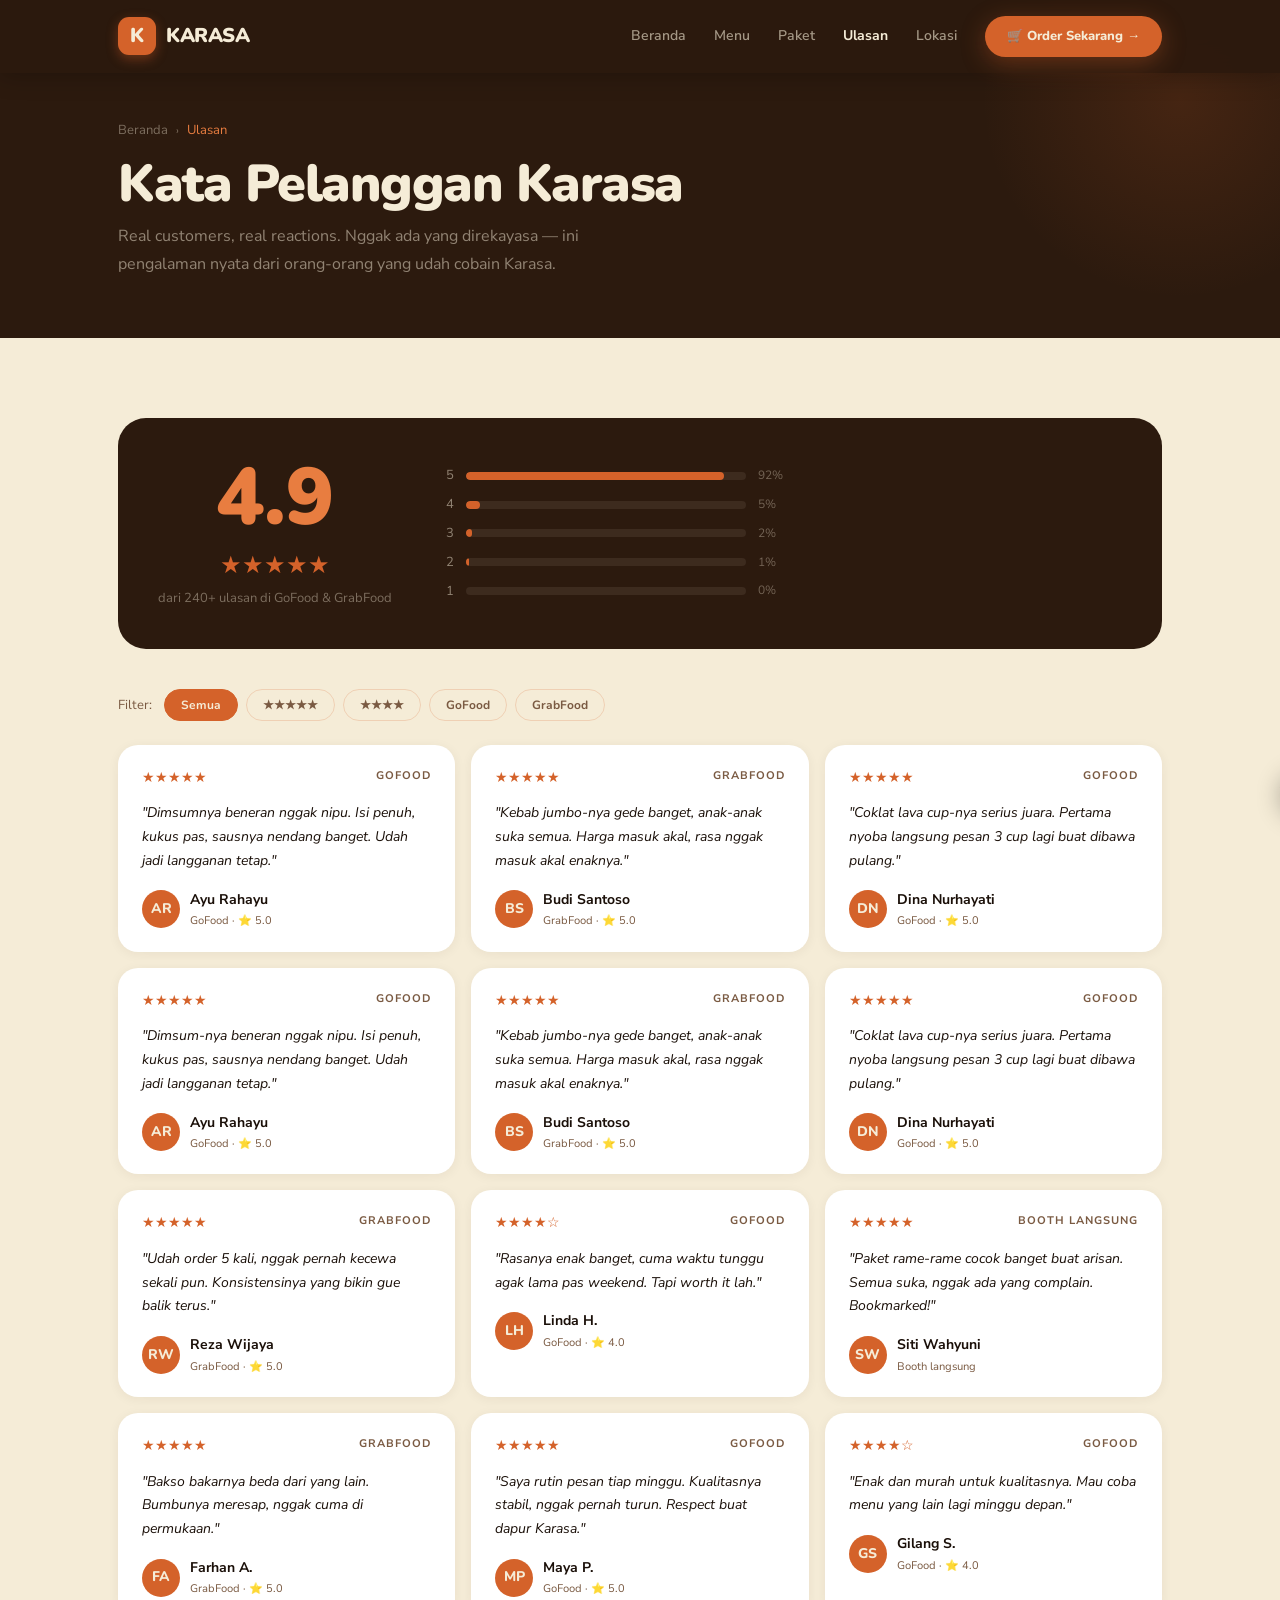
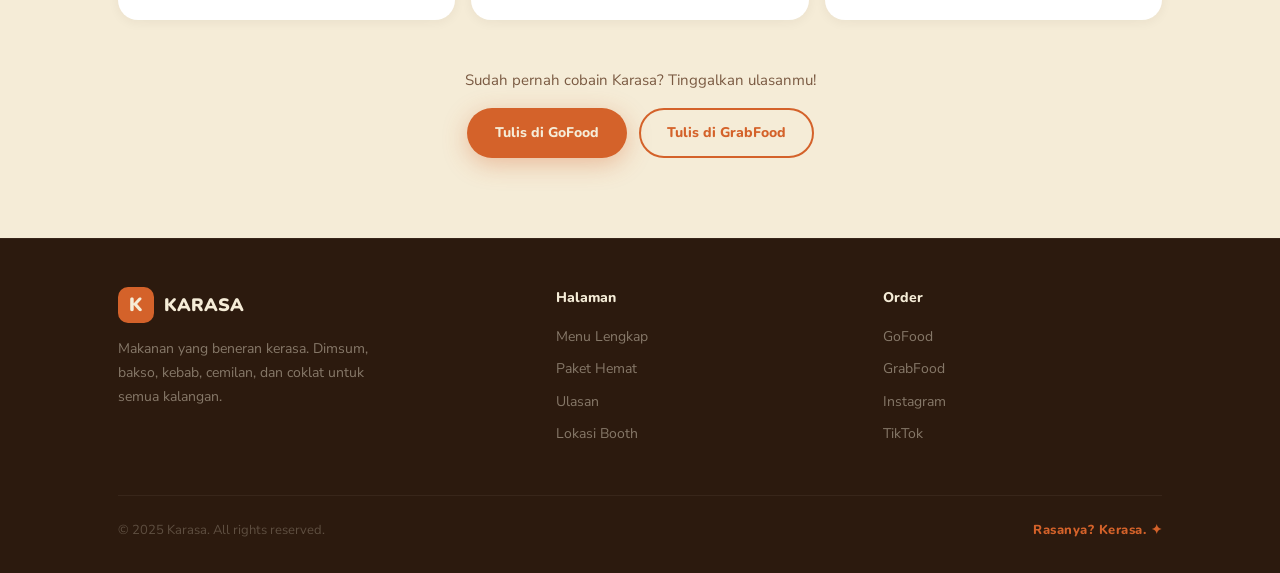
<file: ulasan.html>
<!DOCTYPE html>
<html lang="id">
<head>
<meta charset="UTF-8"/>
<meta name="viewport" content="width=device-width, initial-scale=1.0"/>
<title>Ulasan — Karasa</title>
<link href="https://fonts.googleapis.com/css2?family=Nunito:wght@700;800;900&family=Nunito+Sans:ital,wght@0,400;0,600;0,700;1,400&display=swap" rel="stylesheet"/>
<link rel="stylesheet" href="style.css"/>
</head>
<body>

<nav id="navbar" class="scrolled">
  <div class="container">
    <div class="nav-inner">
      <a class="nav-logo" href="index.html">
        <div class="nav-logo-badge"><span>K</span></div>
        <span class="nav-logo-name">KARASA</span>
      </a>
      <div class="nav-links">
        <a class="nav-link" href="index.html">Beranda</a>
        <a class="nav-link" href="menu.html">Menu</a>
        <a class="nav-link" href="paket.html">Paket</a>
        <a class="nav-link active-page" href="ulasan.html">Ulasan</a>
        <a class="nav-link" href="lokasi.html">Lokasi</a>
        <a class="btn btn-primary" href="#" data-action="order" style="padding:10px 22px;font-size:13px;">🛒 Order Sekarang →</a>
      </div>
      <div class="nav-toggle" id="navToggle"><span></span><span></span><span></span></div>
    </div>
  </div>
  <div class="nav-mobile" id="navMobile">
    <a class="nav-link" href="index.html">Beranda</a>
    <a class="nav-link" href="menu.html">Menu</a>
    <a class="nav-link" href="paket.html">Paket Hemat</a>
    <a class="nav-link" href="ulasan.html">Ulasan</a>
    <a class="nav-link" href="lokasi.html">Lokasi</a>
    <a class="nav-link" href="#" data-action="order" style="color:var(--orange);font-weight:800;">Order Sekarang →</a>
  </div>
</nav>

<!-- PAGE HERO -->
<div class="page-hero">
  <div class="container">
    <div class="page-hero-inner fade-in">
      <div class="page-breadcrumb">
        <a href="index.html">Beranda</a>
        <span class="page-breadcrumb-sep">›</span>
        <span class="page-breadcrumb-current">Ulasan</span>
      </div>
      <h1 class="display page-hero-title">Kata Pelanggan Karasa</h1>
      <p class="page-hero-desc">Real customers, real reactions. Nggak ada yang direkayasa — ini pengalaman nyata dari orang-orang yang udah cobain Karasa.</p>
    </div>
  </div>
</div>

<!-- ULASAN CONTENT -->
<section class="ulasan-page section">
  <div class="container">

    <!-- Summary card — rendered by JS -->
    <div class="ulasan-summary fade-in" id="ulasanSummary">
      <div class="ulasan-score-big">
        <div class="ulasan-score-num" id="ulasanScoreNum">4.9</div>
        <div class="ulasan-score-stars">★★★★★</div>
        <div class="ulasan-score-count" id="ulasanScoreCount">memuat...</div>
      </div>
      <div class="ulasan-bars" id="ulasanBars"></div>
    </div>

    <!-- Filter -->
    <div class="ulasan-filter-bar fade-in">
      <span class="ulasan-filter-label">Filter:</span>
      <button class="filter-btn active" data-filter="all">Semua</button>
      <button class="filter-btn" data-filter="5">★★★★★</button>
      <button class="filter-btn" data-filter="4">★★★★</button>
      <button class="filter-btn" data-filter="gofood">GoFood</button>
      <button class="filter-btn" data-filter="grabfood">GrabFood</button>
    </div>

    <!-- Cards -->
    <div class="ulasan-grid fade-in" id="ulasanGrid"></div>

    <!-- CTA tulis ulasan -->
    <div class="fade-in" style="margin-top:48px;text-align:center;">
      <p style="font-size:15px;color:var(--text-muted);margin-bottom:16px;">
        Sudah pernah cobain Karasa? Tinggalkan ulasanmu!
      </p>
      <div style="display:flex;gap:12px;justify-content:center;flex-wrap:wrap;">
        <a href="#" data-platform="gofood" class="btn btn-primary" style="font-size:14px;">Tulis di GoFood</a>
        <a href="#" data-platform="grabfood" class="btn btn-ghost" style="font-size:14px;">Tulis di GrabFood</a>
      </div>
    </div>

  </div>
</section>

<!-- FOOTER -->
<footer>
  <div class="container">
    <div class="footer-inner">
      <div>
        <div class="footer-logo">
          <div class="footer-logo-badge"><span>K</span></div>
          <span class="footer-logo-name">KARASA</span>
        </div>
        <p class="footer-desc">Makanan yang beneran kerasa. Dimsum, bakso, kebab, cemilan, dan coklat untuk semua kalangan.</p>
      </div>
      <div>
        <div class="footer-col-title">Halaman</div>
        <a class="footer-link" href="menu.html">Menu Lengkap</a>
        <a class="footer-link" href="paket.html">Paket Hemat</a>
        <a class="footer-link" href="ulasan.html">Ulasan</a>
        <a class="footer-link" href="lokasi.html">Lokasi Booth</a>
      </div>
      <div>
        <div class="footer-col-title">Order</div>
        <a class="footer-link" href="#" data-platform="gofood">GoFood</a>
        <a class="footer-link" href="#" data-platform="grabfood">GrabFood</a>
        <a class="footer-link" href="https://instagram.com/karasa.id" target="_blank" rel="noopener">Instagram</a>
        <a class="footer-link" href="https://tiktok.com/@karasa.id" target="_blank" rel="noopener">TikTok</a>
      </div>
    </div>
    <div class="footer-bottom">
      <span class="footer-copy">© 2025 Karasa. All rights reserved.</span>
      <span class="footer-tagline">Rasanya? Kerasa. ✦</span>
    </div>
  </div>
</footer>

<div id="cart-float">
  <div class="cart-btn">
    <span>🛒 Keranjang</span>
    <div class="cart-badge" id="cartCount">0</div>
    <span id="cartTotal" style="font-size:13px;opacity:0.85;">Rp 0</span>
  </div>
</div>
<div class="toast" id="toast"><div class="toast-dot"></div><span id="toastMsg">Ditambahkan!</span></div>

<script src="script.js"></script>
<script>
/* Extended reviews untuk halaman ulasan — tambahan di luar data.json */
const EXTRA_REVIEWS = [
  { stars: 5, text: 'Dimsum-nya beneran nggak nipu. Isi penuh, kukus pas, sausnya nendang banget. Udah jadi langganan tetap.', initials: 'AR', name: 'Ayu Rahayu', platform: 'GoFood · ⭐ 5.0', via: 'gofood' },
  { stars: 5, text: 'Kebab jumbo-nya gede banget, anak-anak suka semua. Harga masuk akal, rasa nggak masuk akal enaknya.', initials: 'BS', name: 'Budi Santoso', platform: 'GrabFood · ⭐ 5.0', via: 'grabfood' },
  { stars: 5, text: 'Coklat lava cup-nya serius juara. Pertama nyoba langsung pesan 3 cup lagi buat dibawa pulang.', initials: 'DN', name: 'Dina Nurhayati', platform: 'GoFood · ⭐ 5.0', via: 'gofood' },
  { stars: 5, text: 'Udah order 5 kali, nggak pernah kecewa sekali pun. Konsistensinya yang bikin gue balik terus.', initials: 'RW', name: 'Reza Wijaya', platform: 'GrabFood · ⭐ 5.0', via: 'grabfood' },
  { stars: 4, text: 'Rasanya enak banget, cuma waktu tunggu agak lama pas weekend. Tapi worth it lah.', initials: 'LH', name: 'Linda H.', platform: 'GoFood · ⭐ 4.0', via: 'gofood' },
  { stars: 5, text: 'Paket rame-rame cocok banget buat arisan. Semua suka, nggak ada yang complain. Bookmarked!', initials: 'SW', name: 'Siti Wahyuni', platform: 'Booth langsung', via: 'all' },
  { stars: 5, text: 'Bakso bakarnya beda dari yang lain. Bumbunya meresap, nggak cuma di permukaan.', initials: 'FA', name: 'Farhan A.', platform: 'GrabFood · ⭐ 5.0', via: 'grabfood' },
  { stars: 5, text: 'Saya rutin pesan tiap minggu. Kualitasnya stabil, nggak pernah turun. Respect buat dapur Karasa.', initials: 'MP', name: 'Maya P.', platform: 'GoFood · ⭐ 5.0', via: 'gofood' },
  { stars: 4, text: 'Enak dan murah untuk kualitasnya. Mau coba menu yang lain lagi minggu depan.', initials: 'GS', name: 'Gilang S.', platform: 'GoFood · ⭐ 4.0', via: 'gofood' },
];

let allReviews = [...EXTRA_REVIEWS];
let activeFilter = 'all';

fetch('data.json')
  .then(r => r.json())
  .then(data => {
    /* Merge reviews dari JSON + extra */
    const jsonCards = (data.reviews.cards || []).map(c => ({
      ...c, via: c.platform.toLowerCase().includes('gofood') ? 'gofood'
               : c.platform.toLowerCase().includes('grab')   ? 'grabfood' : 'all'
    }));
    allReviews = [...jsonCards, ...EXTRA_REVIEWS];

    /* Render summary */
    document.getElementById('ulasanScoreNum').textContent   = data.reviews.rating;
    document.getElementById('ulasanScoreCount').textContent = `dari ${data.reviews.count} ulasan di ${data.reviews.platform}`;

    const barsEl = document.getElementById('ulasanBars');
    if (barsEl) {
      barsEl.innerHTML = data.reviews.bars.map(b => `
        <div class="ulasan-bar-row">
          <span class="ulasan-bar-label">${b.star}</span>
          <div class="ulasan-bar-track">
            <div class="ulasan-bar-fill" data-w="${b.pct}" style="width:0%"></div>
          </div>
          <span class="ulasan-bar-pct">${b.pct}%</span>
        </div>
      `).join('');
      /* Animate bars */
      setTimeout(() => {
        barsEl.querySelectorAll('.ulasan-bar-fill').forEach(b => { b.style.width = b.dataset.w + '%'; });
      }, 400);
    }

    renderUlasanCards(allReviews);
    cartRefreshUI();
    initLocalScrollAnim();
    bindFilters();
    initPlatformButtons();
  });

function renderUlasanCards(reviews) {
  const grid = document.getElementById('ulasanGrid');
  if (!grid) return;
  if (!reviews.length) {
    grid.innerHTML = '<p style="color:var(--text-muted);padding:40px 0;">Tidak ada ulasan untuk filter ini.</p>';
    return;
  }
  grid.innerHTML = reviews.map(c => `
    <div class="ulasan-card">
      <div class="ulasan-card-header">
        <div class="ulasan-card-stars">${'★'.repeat(c.stars)}${'☆'.repeat(5 - c.stars)}</div>
        <div class="ulasan-card-platform">${c.platform.split('·')[0].trim()}</div>
      </div>
      <p class="ulasan-card-text">"${c.text}"</p>
      <div class="ulasan-card-author">
        <div class="ulasan-card-avatar">${c.initials}</div>
        <div>
          <div class="ulasan-card-name">${c.name}</div>
          <div class="ulasan-card-meta">${c.platform}</div>
        </div>
      </div>
    </div>
  `).join('');
}

function bindFilters() {
  document.querySelectorAll('.filter-btn').forEach(btn => {
    btn.addEventListener('click', () => {
      document.querySelectorAll('.filter-btn').forEach(b => b.classList.remove('active'));
      btn.classList.add('active');
      const f = btn.dataset.filter;
      activeFilter = f;
      const filtered = f === 'all'
        ? allReviews
        : f === '5' ? allReviews.filter(r => r.stars === 5)
        : f === '4' ? allReviews.filter(r => r.stars === 4)
        : allReviews.filter(r => r.via === f);
      renderUlasanCards(filtered);
    });
  });
}

function initLocalScrollAnim() {
  const obs = new IntersectionObserver((entries) => {
    entries.forEach((e, i) => {
      if (e.isIntersecting) { setTimeout(() => e.target.classList.add('in-view'), i * 80); obs.unobserve(e.target); }
    });
  }, { threshold: 0.1 });
  document.querySelectorAll('.fade-in').forEach(el => obs.observe(el));
}
</script>
</body>
</html>
</file>
<file: style.css>
/* ═══════════════════════════════════════════
   TOKENS & RESET
═══════════════════════════════════════════ */
:root {
  --orange:     #D4622A;
  --orange-dk:  #B84E1A;
  --orange-lt:  #E87D40;
  --cream:      #F5ECD7;
  --cream-dk:   #EAD9BE;
  --espresso:   #2C1A0E;
  --espresso-lt:#3D2010;
  --espresso-md:#4A2810;
  --sage:       #7A8C6E;
  --white:      #FFFFFF;
  --text-main:  #1A0F08;
  --text-muted: #7A5A42;
  --radius-sm:  8px;
  --radius-md:  14px;
  --radius-lg:  20px;
  --radius-xl:  28px;
  --radius-pill:100px;
}

*, *::before, *::after { box-sizing: border-box; margin: 0; padding: 0; }

html { scroll-behavior: smooth; }

body {
  font-family: 'Nunito Sans', sans-serif;
  background: var(--cream);
  color: var(--text-main);
  overflow-x: hidden;
  line-height: 1.6;
}

/* ═══════════════════════════════════════════
   TYPOGRAPHY
═══════════════════════════════════════════ */
.display { font-family: 'Nunito', sans-serif; font-weight: 900; line-height: 1.05; letter-spacing: -1.5px; }
.heading  { font-family: 'Nunito', sans-serif; font-weight: 800; line-height: 1.15; letter-spacing: -0.5px; }
.label    { font-family: 'Nunito', sans-serif; font-weight: 700; font-size: 11px; letter-spacing: 4px; text-transform: uppercase; color: var(--orange); }
.price    { font-family: 'Nunito', sans-serif; font-weight: 900; color: var(--orange); }

/* ═══════════════════════════════════════════
   BUTTONS
═══════════════════════════════════════════ */
.btn {
  display: inline-flex; align-items: center; gap: 8px;
  font-family: 'Nunito', sans-serif; font-weight: 800;
  border-radius: var(--radius-pill); cursor: pointer;
  border: none; text-decoration: none; transition: transform 0.15s, box-shadow 0.15s;
  white-space: nowrap;
}
.btn:hover { transform: translateY(-2px); }
.btn:active { transform: translateY(0); }

.btn-primary {
  background: var(--orange); color: var(--cream);
  padding: 13px 28px; font-size: 14px;
  box-shadow: 0 6px 24px rgba(212,98,42,0.35);
}
.btn-primary:hover { background: var(--orange-dk); box-shadow: 0 8px 32px rgba(212,98,42,0.45); }

.btn-ghost {
  background: transparent; color: var(--orange);
  padding: 12px 26px; font-size: 14px;
  border: 2px solid var(--orange);
}
.btn-ghost:hover { background: rgba(212,98,42,0.06); }

.btn-ghost-light {
  background: transparent; color: var(--cream);
  padding: 12px 24px; font-size: 14px;
  border: 1.5px solid rgba(245,236,215,0.35);
}
.btn-ghost-light:hover { background: rgba(245,236,215,0.08); }

.btn-cream {
  background: var(--cream); color: var(--orange-dk);
  padding: 12px 24px; font-size: 14px;
}
.btn-cream:hover { background: var(--cream-dk); }

/* ═══════════════════════════════════════════
   LAYOUT HELPERS
═══════════════════════════════════════════ */
.container { max-width: 1100px; margin: 0 auto; padding: 0 28px; }
.section   { padding: 80px 0; }
.flex      { display: flex; align-items: center; }
.gap-sm    { gap: 10px; }
.gap-md    { gap: 16px; }
.gap-lg    { gap: 24px; }

/* ═══════════════════════════════════════════
   TAG / BADGE
═══════════════════════════════════════════ */
.tag {
  display: inline-block; font-family: 'Nunito', sans-serif;
  font-weight: 800; font-size: 10px; letter-spacing: 2px;
  text-transform: uppercase; padding: 4px 12px;
  border-radius: var(--radius-pill);
}
.tag-orange { background: #FBE9DC; color: var(--orange-dk); }
.tag-cream  { background: rgba(245,236,215,0.2); color: var(--cream); }
.tag-dark   { background: rgba(212,98,42,0.2); color: var(--orange-lt); }

/* ═══════════════════════════════════════════
   NAV
═══════════════════════════════════════════ */
nav {
  position: fixed; top: 0; left: 0; right: 0; z-index: 100;
  padding: 16px 0;
  transition: background 0.3s, backdrop-filter 0.3s, box-shadow 0.3s;
}
nav.scrolled {
  background: rgba(44,26,14,0.92);
  backdrop-filter: blur(16px);
  box-shadow: 0 2px 24px rgba(0,0,0,0.25);
}
.nav-inner {
  display: flex; align-items: center; justify-content: space-between;
}
.nav-logo {
  display: flex; align-items: center; gap: 10px; text-decoration: none;
}
.nav-logo-badge {
  width: 38px; height: 38px; border-radius: 11px;
  background: var(--orange);
  display: flex; align-items: center; justify-content: center;
  box-shadow: 0 4px 12px rgba(212,98,42,0.4);
}
.nav-logo-badge span {
  font-family: 'Nunito', sans-serif; font-weight: 900;
  font-size: 20px; color: var(--cream); line-height: 1;
}
.nav-logo-name {
  font-family: 'Nunito', sans-serif; font-weight: 900;
  font-size: 20px; color: var(--cream); letter-spacing: -0.5px;
}
.nav-links { display: flex; align-items: center; gap: 28px; }
.nav-link {
  font-weight: 600; font-size: 14px; color: rgba(245,236,215,0.6);
  text-decoration: none; transition: color 0.2s;
}
.nav-link:hover { color: var(--cream); }

/* Mobile nav toggle */
.nav-toggle {
  display: none; flex-direction: column; gap: 5px; cursor: pointer; padding: 4px;
}
.nav-toggle span {
  display: block; width: 24px; height: 2px;
  background: var(--cream); border-radius: 2px; transition: all 0.3s;
}
.nav-mobile {
  display: none; flex-direction: column; gap: 4px;
  padding: 16px 28px 20px; background: rgba(44,26,14,0.97);
}
.nav-mobile.open { display: flex; }
.nav-mobile .nav-link {
  font-size: 16px; padding: 10px 0;
  border-bottom: 1px solid rgba(245,236,215,0.08);
  color: rgba(245,236,215,0.75);
}

/* ═══════════════════════════════════════════
   HERO
═══════════════════════════════════════════ */
#hero {
  background: var(--espresso);
  min-height: 100vh;
  display: flex; align-items: center;
  position: relative; overflow: hidden;
  padding: 120px 0 80px;
}

#hero::before {
  content: '';
  position: absolute; right: -120px; top: -120px;
  width: 520px; height: 520px; border-radius: 50%;
  background: radial-gradient(circle, rgba(212,98,42,0.18) 0%, transparent 70%);
  pointer-events: none;
}
#hero::after {
  content: '';
  position: absolute; left: -80px; bottom: -80px;
  width: 360px; height: 360px; border-radius: 50%;
  background: radial-gradient(circle, rgba(212,98,42,0.1) 0%, transparent 70%);
  pointer-events: none;
}

/* Background foto / video + overlay */
#hero.has-bg-image {
  background-color: var(--espresso);
}
#hero.has-bg-image::before {
  right: 0; top: 0; left: 0; bottom: 0;
  width: 100%; height: 100%; border-radius: 0;
  background: linear-gradient(
    105deg,
    rgba(15,6,2,0.80) 0%,
    rgba(26,12,4,0.68) 40%,
    rgba(30,14,5,0.42) 70%,
    rgba(20,8,2,0.28) 100%
  );
  z-index: 1;
}
#hero.has-bg-image::after {
  left: 0; bottom: 0;
  width: 100%; height: 50%; border-radius: 0;
  background: linear-gradient(to top, rgba(15,6,2,0.60) 0%, transparent 100%);
  z-index: 1;
}
#hero.has-bg-image .container { position: relative; z-index: 2; }

.hero-inner {
  display: grid; grid-template-columns: 1fr 1fr;
  gap: 60px; align-items: center;
}

.hero-eyebrow { display: flex; align-items: center; gap: 8px; margin-bottom: 20px; }
.hero-dot {
  width: 8px; height: 8px; border-radius: 50%; background: var(--orange);
  animation: pulse 2s infinite;
}
@keyframes pulse {
  0%, 100% { transform: scale(1); opacity: 1; }
  50%       { transform: scale(1.4); opacity: 0.6; }
}
.hero-eyebrow-text { font-size: 13px; font-weight: 600; color: rgba(245,236,215,0.55); letter-spacing: 0.5px; }

.hero-title { font-size: clamp(40px, 5vw, 60px); color: var(--cream); margin-bottom: 20px; }
.hero-title .highlight { color: var(--orange-lt); }

.hero-desc { font-size: 16px; color: rgba(245,236,215,0.55); line-height: 1.75; margin-bottom: 32px; max-width: 400px; }
.hero-ctas { display: flex; gap: 12px; flex-wrap: wrap; margin-bottom: 40px; }

/* BUG 4 FIX: hero-stats styling */
.hero-stats {
  display: flex; gap: 32px; padding-top: 32px;
  border-top: 1px solid rgba(245,236,215,0.08);
  flex-wrap: wrap;
}
.hero-stat-num {
  font-family: 'Nunito', sans-serif; font-weight: 900;
  font-size: 26px; color: var(--cream);
}
.hero-stat-label { font-size: 12px; color: rgba(245,236,215,0.45); margin-top: 2px; }

/* Hero right: food card grid */
.hero-cards {
  display: grid; grid-template-columns: 1fr 1fr; gap: 12px;
  animation: floatUp 0.8s ease-out both; animation-delay: 0.2s;
}
@keyframes floatUp {
  from { opacity: 0; transform: translateY(24px); }
  to   { opacity: 1; transform: translateY(0); }
}

.food-card {
  background: rgba(253,250,246,.05); border-radius: var(--radius-lg);
  padding: 20px 16px; text-align: center;
  border: 1px solid rgba(253,250,246,.1);
  transition: transform 0.2s, border-color 0.2s;
  cursor: default;
}
.food-card:hover { transform: translateY(-4px); border-color: rgba(212,98,42,0.3); }
.food-card.accent { background: rgba(253,250,246,.05); }
.food-card-emoji  { font-size: 36px; margin-bottom: 8px; display: block; }
.food-card-name   { font-family: 'Nunito', sans-serif; font-weight: 800; font-size: 14px; color: var(--cream); }
.food-card-sub    { font-size: 11px; color: rgba(245,236,215,0.45); margin-top: 3px; }
.food-card.accent .food-card-sub { color: rgba(245,236,215,0.65); }

.hero-promo {
  grid-column: 1 / -1;
  background: rgba(212,98,42,0.15);
  border: 1px solid rgba(212,98,42,0.3);
  border-radius: var(--radius-md); padding: 14px 18px;
  display: flex; justify-content: space-between; align-items: center;
}
.hero-promo-info  { font-family: 'Nunito', sans-serif; font-weight: 800; font-size: 14px; color: var(--cream); }
.hero-promo-sub   { font-size: 11px; color: rgba(245,236,215,0.5); margin-top: 2px; }
.hero-promo-price { font-family: 'Nunito', sans-serif; font-weight: 900; font-size: 18px; color: var(--orange-lt); }

/* ═══════════════════════════════════════════
   TAGLINE STRIP
═══════════════════════════════════════════ */
#strip { background: var(--orange); padding: 18px 0; overflow: hidden; }
.strip-inner {
  display: flex; align-items: center; justify-content: center;
  gap: 40px; flex-wrap: wrap;
}
.strip-item { font-family: 'Nunito', sans-serif; font-weight: 700; font-size: 14px; color: var(--cream); white-space: nowrap; }
.strip-dot  { width: 5px; height: 5px; border-radius: 50%; background: rgba(245,236,215,0.4); flex-shrink: 0; }

/* ═══════════════════════════════════════════
   MENU SECTION
═══════════════════════════════════════════ */
#menu { background: #FDF6EC; }

.section-header {
  display: flex; justify-content: space-between;
  align-items: flex-end; margin-bottom: 40px;
}
.section-title { font-size: clamp(28px, 3vw, 36px); margin-top: 8px; }

.menu-tabs { display: flex; gap: 8px; margin-bottom: 32px; flex-wrap: wrap; }
.tab {
  font-family: 'Nunito', sans-serif; font-weight: 700; font-size: 13px;
  padding: 9px 20px; border-radius: var(--radius-pill); cursor: pointer;
  border: 1.5px solid rgba(212,98,42,0.2); background: transparent;
  color: var(--text-muted); transition: all 0.2s;
}
.tab:hover { border-color: var(--orange); color: var(--orange); }
.tab.active {
  background: var(--orange); color: var(--cream);
  border-color: var(--orange);
  box-shadow: 0 4px 16px rgba(212,98,42,0.3);
}

.menu-grid {
  display: grid; grid-template-columns: repeat(auto-fill, minmax(220px, 1fr));
  gap: 16px;
}

.menu-item {
  background: var(--white); border-radius: var(--radius-lg);
  overflow: hidden; box-shadow: 0 2px 12px rgba(44,26,14,0.06);
  transition: transform 0.2s, box-shadow 0.2s;
  display: none;
}
.menu-item.visible { display: block; }
.menu-item:hover { transform: translateY(-4px); box-shadow: 0 8px 32px rgba(44,26,14,0.12); }

.menu-item-img {
  height: 100px; display: flex; align-items: center; justify-content: center;
  font-size: 44px; position: relative;
}
.menu-item-img.bg-espresso { background: linear-gradient(135deg, var(--espresso-lt), var(--espresso)); }
.menu-item-img.bg-orange   { background: linear-gradient(135deg, var(--orange), var(--orange-dk)); }
.menu-item-img.bg-sage     { background: linear-gradient(135deg, #5A7C52, #3D5E38); }
.menu-item-img.bg-choco    { background: linear-gradient(135deg, #4A2808, #2C1A0E); }

.menu-item-body   { padding: 14px 16px; }
.menu-item-header { display: flex; justify-content: space-between; align-items: flex-start; margin-bottom: 4px; gap: 8px; }
.menu-item-name   { font-family: 'Nunito', sans-serif; font-weight: 800; font-size: 14px; }
.menu-item-desc   { font-size: 12px; color: var(--text-muted); margin-bottom: 12px; line-height: 1.5; }
.menu-item-footer { display: flex; justify-content: space-between; align-items: center; }
.menu-item-price  { font-size: 16px; font-weight: 900; }
.add-btn {
  width: 32px; height: 32px; border-radius: 9px;
  background: var(--orange); border: none; cursor: pointer;
  display: flex; align-items: center; justify-content: center;
  color: var(--cream); font-size: 18px; font-weight: 700;
  transition: background 0.15s, transform 0.15s; line-height: 1;
}
.add-btn:hover  { background: var(--orange-dk); transform: scale(1.1); }
.add-btn:active { transform: scale(0.95); }

/* ═══════════════════════════════════════════
   BUNDLES
═══════════════════════════════════════════ */
#bundles { background: var(--espresso); }

.bundles-inner {
  display: grid; grid-template-columns: 1fr 1fr;
  gap: 48px; align-items: center;
}

.bundle-subtitle { color: rgba(245,236,215,0.6); margin-top: 12px; font-size: 15px; max-width: 340px; line-height: 1.6; }
.bundle-list { display: flex; flex-direction: column; gap: 12px; }

.bundle-card {
  border-radius: var(--radius-md); padding: 18px 20px;
  display: flex; justify-content: space-between; align-items: center;
  border: 1px solid transparent; transition: transform 0.2s; cursor: default;
}
.bundle-card:hover { transform: translateX(4px); }
.bundle-card.regular  { background: rgba(212,98,42,0.12); border-color: rgba(212,98,42,0.2); }
.bundle-card.featured { background: var(--orange); box-shadow: 0 8px 32px rgba(212,98,42,0.4); }
.bundle-card-left    { display: flex; flex-direction: column; gap: 3px; }
.bundle-card-name    { font-family: 'Nunito', sans-serif; font-weight: 800; font-size: 15px; color: var(--cream); }
.bundle-card-desc    { font-size: 12px; color: rgba(245,236,215,0.5); }
.bundle-card.featured .bundle-card-desc  { color: rgba(245,236,215,0.7); }
.bundle-card-price   { font-family: 'Nunito', sans-serif; font-weight: 900; font-size: 18px; color: var(--orange-lt); }
.bundle-card.featured .bundle-card-price { color: var(--cream); }
.bundle-save {
  font-size: 10px; font-weight: 700; color: var(--cream);
  background: rgba(245,236,215,0.2); border-radius: 100px;
  padding: 2px 8px; margin-top: 4px; display: inline-block;
}

/* ═══════════════════════════════════════════
   REVIEWS  ← BUG 5 FIX: styling lengkap untuk section ini
═══════════════════════════════════════════ */
#reviews { background: var(--cream-dk); }

.reviews-top {
  display: flex; align-items: flex-end; gap: 40px; margin-bottom: 48px; flex-wrap: wrap;
}
.rating-big {
  font-family: 'Nunito', sans-serif; font-weight: 900;
  font-size: 72px; color: var(--orange); line-height: 1;
}
.stars { font-size: 22px; color: var(--orange); margin-bottom: 4px; }
.rating-count { font-size: 14px; color: var(--text-muted); }
.rating-breakdown { flex: 1; display: flex; flex-direction: column; gap: 5px; max-width: 260px; }
.bar-row { display: flex; align-items: center; gap: 8px; }
.bar-label { font-size: 12px; color: var(--text-muted); width: 14px; text-align: right; }
.bar-track { flex: 1; height: 6px; background: rgba(212,98,42,0.15); border-radius: 3px; overflow: hidden; }
.bar-fill  { height: 100%; background: var(--orange); border-radius: 3px; transition: width 1s ease-out; }

.reviews-grid {
  display: grid; grid-template-columns: repeat(auto-fill, minmax(280px, 1fr));
  gap: 16px;
}
.review-card {
  background: var(--white); border-radius: var(--radius-lg);
  padding: 20px 22px; box-shadow: 0 2px 12px rgba(44,26,14,0.06);
}
.review-stars  { color: var(--orange); font-size: 14px; margin-bottom: 10px; }
.review-text   { font-size: 14px; line-height: 1.7; color: var(--text-main); margin-bottom: 14px; font-style: italic; }
.review-author { display: flex; align-items: center; gap: 10px; }
.review-avatar {
  width: 36px; height: 36px; border-radius: 50%;
  background: var(--orange); display: flex; align-items: center; justify-content: center;
  font-family: 'Nunito', sans-serif; font-weight: 800; font-size: 14px; color: var(--cream);
  flex-shrink: 0;
}
.review-name     { font-weight: 700; font-size: 14px; }
.review-platform { font-size: 11px; color: var(--text-muted); }

/* ═══════════════════════════════════════════
   LOCATION
═══════════════════════════════════════════ */
#location { background: #FDF6EC; }

.location-grid { display: grid; grid-template-columns: 1fr 1fr; gap: 24px; }
.location-card {
  background: var(--white); border-radius: var(--radius-xl);
  padding: 28px; box-shadow: 0 4px 24px rgba(44,26,14,0.07);
  border: 1px solid rgba(212,98,42,0.08);
  transition: transform 0.2s, box-shadow 0.2s;
}
.location-card:hover { transform: translateY(-4px); box-shadow: 0 12px 40px rgba(44,26,14,0.12); }
.location-icon {
  width: 48px; height: 48px; border-radius: 14px;
  background: #FBE9DC; display: flex; align-items: center; justify-content: center;
  font-size: 24px; margin-bottom: 16px;
}
.location-name  { font-family: 'Nunito', sans-serif; font-weight: 800; font-size: 18px; margin-bottom: 6px; }
.location-addr  { font-size: 14px; color: var(--text-muted); line-height: 1.6; margin-bottom: 12px; }
.location-hours { font-size: 13px; font-weight: 600; color: var(--sage); }
.location-hours span { color: var(--text-main); }

/* ═══════════════════════════════════════════
   FILOSOFI  ← BUG 1+3 FIX: section baru, pakai vars --espresso bukan --dark
═══════════════════════════════════════════ */
.filosofi-section { background: var(--espresso); }

/* BUG 3 FIX: .filosofi-body menggantikan .manifesto-body yang pakai vars lama */
/* Semua var di sini ada di :root di atas — tidak ada lagi --dark, --gutter, --serif, --amber */
.filosofi-body {
  font-size: 15px;
  font-weight: 400;
  line-height: 1.8;
  color: rgba(245,236,215,0.55);   /* pakai --cream dengan opacity, bukan rgba(253,250,246,.5) */
  max-width: 540px;
  padding-left: 20px;
  border-left: 2px solid var(--orange);  /* pakai --orange, bukan --amber */
  margin-top: 16px;
}

/* ═══════════════════════════════════════════
   ORDER CTA
═══════════════════════════════════════════ */
#order { background: var(--espresso); }

.order-inner {
  background: linear-gradient(135deg, var(--orange), var(--orange-dk));
  border-radius: 32px; padding: 64px 56px;
  display: flex; justify-content: space-between; align-items: center;
  gap: 32px; flex-wrap: wrap;
}
.order-title { font-size: clamp(28px, 3vw, 40px); color: var(--cream); margin-bottom: 8px; }
.order-sub   { font-size: 16px; color: rgba(245,236,215,0.7); }
.order-btns  { display: flex; gap: 12px; flex-wrap: wrap; }

/* ═══════════════════════════════════════════
   FOOTER
═══════════════════════════════════════════ */
footer {
  background: var(--espresso);
  border-top: 1px solid rgba(245,236,215,0.06);
  padding: 48px 0 32px;
}
.footer-inner {
  display: grid; grid-template-columns: 1.4fr 1fr 1fr;
  gap: 48px; margin-bottom: 40px;
}
.footer-logo { display: flex; align-items: center; gap: 10px; margin-bottom: 14px; }
.footer-logo-badge {
  width: 36px; height: 36px; border-radius: 10px;
  background: var(--orange); display: flex; align-items: center; justify-content: center;
}
.footer-logo-badge span {
  font-family: 'Nunito', sans-serif; font-weight: 900;
  font-size: 19px; color: var(--cream);
}
.footer-logo-name { font-family: 'Nunito', sans-serif; font-weight: 900; font-size: 18px; color: var(--cream); }
.footer-desc { font-size: 14px; color: rgba(245,236,215,0.45); line-height: 1.7; max-width: 260px; }
.footer-col-title { font-family: 'Nunito', sans-serif; font-weight: 800; font-size: 14px; color: var(--cream); margin-bottom: 16px; }
.footer-link { display: block; font-size: 14px; color: rgba(245,236,215,0.45); text-decoration: none; margin-bottom: 10px; transition: color 0.2s; }
.footer-link:hover { color: var(--cream); }
.footer-bottom {
  border-top: 1px solid rgba(245,236,215,0.06);
  padding-top: 24px;
  display: flex; justify-content: space-between; align-items: center;
}
.footer-copy    { font-size: 13px; color: rgba(245,236,215,0.25); }
.footer-tagline { font-family: 'Nunito', sans-serif; font-weight: 800; font-size: 13px; color: var(--orange); letter-spacing: 0.5px; }

/* ═══════════════════════════════════════════
   CART FLOAT
═══════════════════════════════════════════ */
#cart-float {
  position: fixed; bottom: 28px; right: 28px; z-index: 200;
  display: none; flex-direction: column; align-items: flex-end; gap: 10px;
}
#cart-float.visible { display: flex; }
.cart-btn {
  background: var(--orange); color: var(--cream);
  border-radius: var(--radius-pill); padding: 14px 24px;
  font-family: 'Nunito', sans-serif; font-weight: 800; font-size: 14px;
  display: flex; align-items: center; gap: 10px; cursor: pointer;
  box-shadow: 0 8px 32px rgba(212,98,42,0.5);
  border: none; transition: transform 0.15s, box-shadow 0.15s;
  animation: slideUp 0.3s ease-out;
}
.cart-btn:hover { transform: translateY(-2px); box-shadow: 0 12px 40px rgba(212,98,42,0.55); }
@keyframes slideUp {
  from { transform: translateY(20px); opacity: 0; }
  to   { transform: translateY(0); opacity: 1; }
}
.cart-badge {
  background: var(--cream); color: var(--orange-dk);
  border-radius: 50%; width: 22px; height: 22px;
  font-size: 12px; font-weight: 900;
  display: flex; align-items: center; justify-content: center;
}

/* ═══════════════════════════════════════════
   TOAST
═══════════════════════════════════════════ */
.toast {
  position: fixed; bottom: 90px; right: 28px; z-index: 300;
  background: var(--espresso); color: var(--cream);
  padding: 12px 20px; border-radius: var(--radius-pill);
  font-family: 'Nunito', sans-serif; font-weight: 700; font-size: 13px;
  box-shadow: 0 8px 24px rgba(0,0,0,0.3);
  transform: translateX(120%); transition: transform 0.3s ease;
  display: flex; align-items: center; gap: 8px;
}
.toast.show { transform: translateX(0); }
.toast-dot  { width: 8px; height: 8px; border-radius: 50%; background: var(--orange); flex-shrink: 0; }

/* ═══════════════════════════════════════════
   SCROLL ANIMATIONS
═══════════════════════════════════════════ */
.fade-in {
  opacity: 0; transform: translateY(28px);
  transition: opacity 0.6s ease, transform 0.6s ease;
}
.fade-in.in-view { opacity: 1; transform: translateY(0); }

/* ═══════════════════════════════════════════
   RESPONSIVE
═══════════════════════════════════════════ */
@media (max-width: 768px) {
  .hero-inner, .bundles-inner, .location-grid, .footer-inner { grid-template-columns: 1fr; }
  .hero-cards { grid-template-columns: 1fr 1fr; }
  .section-header { flex-direction: column; align-items: flex-start; gap: 16px; }
  .reviews-top { flex-direction: column; align-items: flex-start; gap: 24px; }
  .order-inner { flex-direction: column; text-align: center; padding: 40px 28px; }
  .footer-bottom { flex-direction: column; gap: 12px; text-align: center; }
  .nav-links { display: none; }
  .nav-toggle { display: flex; }
  .strip-inner { gap: 20px; }
  .strip-dot { display: none; }
  .container { padding: 0 20px; }
  .section { padding: 56px 0; }
}

/* ═══════════════════════════════════════════
   INNER PAGE — shared styles for all sub-pages
═══════════════════════════════════════════ */

/* Page header banner (replaces hero on inner pages) */
.page-hero {
  background: var(--espresso);
  padding: 120px 0 60px;
  position: relative;
  overflow: hidden;
}
.page-hero::before {
  content: '';
  position: absolute; right: -100px; top: -100px;
  width: 400px; height: 400px; border-radius: 50%;
  background: radial-gradient(circle, rgba(212,98,42,0.15) 0%, transparent 70%);
  pointer-events: none;
}
.page-hero-inner { position: relative; z-index: 1; }
.page-breadcrumb {
  display: flex; align-items: center; gap: 8px;
  font-size: 13px; color: rgba(245,236,215,0.4);
  margin-bottom: 16px;
}
.page-breadcrumb a { color: rgba(245,236,215,0.4); text-decoration: none; transition: color .2s; }
.page-breadcrumb a:hover { color: var(--orange-lt); }
.page-breadcrumb-sep { font-size: 11px; }
.page-breadcrumb-current { color: var(--orange-lt); }
.page-hero-title {
  font-size: clamp(32px, 5vw, 52px);
  color: var(--cream); margin-bottom: 12px;
}
.page-hero-desc {
  font-size: 16px; color: rgba(245,236,215,0.5);
  max-width: 520px; line-height: 1.7;
}

/* ── MENU PAGE ─────────────────────────────── */
.menu-page { background: #FDF6EC; }

.menu-page-layout {
  display: grid;
  grid-template-columns: 220px 1fr;
  gap: 32px;
  align-items: start;
}

/* Sidebar category nav */
.menu-sidebar {
  position: sticky;
  top: 88px;
  background: var(--white);
  border-radius: var(--radius-xl);
  padding: 8px;
  box-shadow: 0 2px 16px rgba(44,26,14,0.07);
}
.sidebar-label {
  font-family: 'Nunito', sans-serif; font-weight: 700;
  font-size: 10px; letter-spacing: 3px; text-transform: uppercase;
  color: var(--text-muted);
  padding: 12px 16px 8px;
}
.sidebar-cat {
  display: flex; align-items: center; gap: 10px;
  padding: 11px 16px; border-radius: var(--radius-md);
  font-family: 'Nunito', sans-serif; font-weight: 700; font-size: 14px;
  color: var(--text-muted); cursor: pointer;
  border: none; background: none; width: 100%; text-align: left;
  transition: background .2s, color .2s;
}
.sidebar-cat:hover { background: #FBE9DC; color: var(--orange-dk); }
.sidebar-cat.active { background: var(--orange); color: var(--cream); }
.sidebar-cat-emoji { font-size: 18px; line-height: 1; flex-shrink: 0; }
.sidebar-cat-count {
  margin-left: auto; font-size: 11px; font-weight: 800;
  background: rgba(212,98,42,0.12); color: var(--orange);
  border-radius: 100px; padding: 1px 8px;
}
.sidebar-cat.active .sidebar-cat-count {
  background: rgba(245,236,215,0.25); color: var(--cream);
}
.sidebar-divider {
  height: 1px; background: rgba(44,26,14,0.06);
  margin: 8px 12px;
}

/* Main content area */
.menu-main {}
.menu-search-bar {
  display: flex; align-items: center; gap: 12px;
  background: var(--white); border-radius: var(--radius-xl);
  padding: 12px 20px; margin-bottom: 28px;
  box-shadow: 0 2px 12px rgba(44,26,14,0.06);
}
.menu-search-icon { font-size: 18px; opacity: .5; }
.menu-search-input {
  flex: 1; border: none; outline: none; background: none;
  font-family: 'Nunito Sans', sans-serif; font-size: 15px;
  color: var(--text-main);
}
.menu-search-input::placeholder { color: var(--text-muted); }
.menu-search-count {
  font-size: 12px; color: var(--text-muted); white-space: nowrap;
}

.menu-category-section { margin-bottom: 48px; }
.menu-category-heading {
  display: flex; align-items: center; gap: 12px;
  margin-bottom: 20px; padding-bottom: 14px;
  border-bottom: 2px solid rgba(212,98,42,0.1);
}
.menu-category-heading-emoji { font-size: 28px; line-height: 1; }
.menu-category-heading-title {
  font-family: 'Nunito', sans-serif; font-weight: 900;
  font-size: 20px; color: var(--text-main);
}
.menu-category-heading-sub {
  font-size: 12px; color: var(--text-muted); margin-top: 2px;
}

.menu-items-grid {
  display: grid;
  grid-template-columns: repeat(auto-fill, minmax(210px, 1fr));
  gap: 14px;
}

.menu-card {
  background: var(--white); border-radius: var(--radius-lg);
  overflow: hidden;
  box-shadow: 0 2px 10px rgba(44,26,14,0.06);
  transition: transform .2s, box-shadow .2s;
  border: 1px solid rgba(212,98,42,0.06);
}
.menu-card:hover { transform: translateY(-4px); box-shadow: 0 10px 32px rgba(44,26,14,0.12); }

.menu-card-img {
  height: 110px;
  display: flex; align-items: center; justify-content: center;
  font-size: 48px; position: relative;
}
.menu-card-img.bg-espresso { background: linear-gradient(135deg, var(--espresso-lt), var(--espresso)); }
.menu-card-img.bg-orange   { background: linear-gradient(135deg, var(--orange), var(--orange-dk)); }
.menu-card-img.bg-sage     { background: linear-gradient(135deg, #5A7C52, #3D5E38); }
.menu-card-img.bg-choco    { background: linear-gradient(135deg, #4A2808, #2C1A0E); }

.menu-card-badges {
  position: absolute; top: 8px; left: 8px;
  display: flex; gap: 4px; flex-wrap: wrap;
}
.badge {
  font-family: 'Nunito', sans-serif; font-weight: 800;
  font-size: 9px; letter-spacing: 1px; text-transform: uppercase;
  padding: 3px 8px; border-radius: 100px;
}
.badge-best  { background: rgba(212,98,42,0.9);  color: #fff; }
.badge-new   { background: rgba(90,124,82,0.9);   color: #fff; }
.badge-spicy { background: rgba(180,40,20,0.85);  color: #fff; }

.menu-card-body { padding: 14px 16px 16px; }
.menu-card-name { font-family: 'Nunito', sans-serif; font-weight: 800; font-size: 14px; color: var(--text-main); margin-bottom: 4px; line-height: 1.3; }
.menu-card-desc { font-size: 12px; color: var(--text-muted); line-height: 1.55; margin-bottom: 14px; }
.menu-card-footer { display: flex; justify-content: space-between; align-items: center; }
.menu-card-price {
  font-family: 'Nunito', sans-serif; font-weight: 900;
  font-size: 17px; color: var(--orange);
}
.menu-card-add {
  width: 34px; height: 34px; border-radius: 10px;
  background: var(--orange); border: none; cursor: pointer;
  display: flex; align-items: center; justify-content: center;
  color: var(--cream); font-size: 20px; font-weight: 700;
  transition: background .15s, transform .15s; line-height: 1;
}
.menu-card-add:hover  { background: var(--orange-dk); transform: scale(1.08); }
.menu-card-add:active { transform: scale(0.95); }

/* Empty state */
.menu-empty {
  text-align: center; padding: 64px 20px;
  color: var(--text-muted);
}
.menu-empty-icon { font-size: 48px; margin-bottom: 12px; }
.menu-empty-title { font-family: 'Nunito', sans-serif; font-weight: 800; font-size: 18px; margin-bottom: 6px; }



/* ═══════════════════════════════════════════
   PAKET.HTML — Bundle page styles
═══════════════════════════════════════════ */

/* ── Paket page background ── */
.paket-page { background: #FDF6EC; }

/* ── Featured highlight banner ── */
.paket-featured-banner {
  background: linear-gradient(135deg, var(--orange), var(--orange-dk));
  border-radius: var(--radius-xl); padding: 40px 48px;
  display: grid; grid-template-columns: 1fr auto;
  gap: 32px; align-items: center;
  margin-bottom: 48px;
  box-shadow: 0 12px 48px rgba(212,98,42,0.35);
  position: relative; overflow: hidden;
}
.paket-featured-banner::before {
  content: '';
  position: absolute; right: -60px; top: -60px;
  width: 280px; height: 280px; border-radius: 50%;
  background: rgba(245,236,215,0.08); pointer-events: none;
}
.paket-featured-banner::after {
  content: '';
  position: absolute; left: -40px; bottom: -80px;
  width: 200px; height: 200px; border-radius: 50%;
  background: rgba(245,236,215,0.05); pointer-events: none;
}
.paket-featured-eyebrow {
  font-family: 'Nunito', sans-serif; font-weight: 800;
  font-size: 10px; letter-spacing: 4px; text-transform: uppercase;
  color: rgba(245,236,215,0.65); margin-bottom: 10px;
}
.paket-featured-name {
  font-family: 'Nunito', sans-serif; font-weight: 900;
  font-size: clamp(26px, 3vw, 36px); color: var(--cream);
  letter-spacing: -0.5px; margin-bottom: 8px;
}
.paket-featured-desc {
  font-size: 15px; color: rgba(245,236,215,0.7); line-height: 1.6;
  margin-bottom: 20px; max-width: 420px;
}
.paket-featured-items {
  display: flex; flex-wrap: wrap; gap: 8px; margin-bottom: 24px;
}
.paket-featured-item {
  background: rgba(245,236,215,0.15); border: 1px solid rgba(245,236,215,0.2);
  border-radius: var(--radius-pill); padding: 5px 14px;
  font-size: 13px; font-weight: 600; color: var(--cream);
}
.paket-featured-bottom {
  display: flex; align-items: center; gap: 16px; flex-wrap: wrap;
}
.paket-featured-price {
  font-family: 'Nunito', sans-serif; font-weight: 900;
  font-size: 32px; color: var(--cream); line-height: 1;
}
.paket-featured-save {
  background: rgba(245,236,215,0.2); color: var(--cream);
  font-family: 'Nunito', sans-serif; font-weight: 800;
  font-size: 12px; letter-spacing: 1px;
  border-radius: var(--radius-pill); padding: 5px 14px;
}
.paket-featured-right { position: relative; z-index: 1; text-align: right; }
.paket-featured-emoji { font-size: 88px; line-height: 1; display: block; }

/* ── Section divider label ── */
.paket-section-label {
  display: flex; align-items: center; gap: 16px; margin-bottom: 24px;
}
.paket-section-label-text {
  font-family: 'Nunito', sans-serif; font-weight: 700;
  font-size: 11px; letter-spacing: 4px; text-transform: uppercase;
  color: var(--text-muted); white-space: nowrap;
}
.paket-section-label-line {
  flex: 1; height: 1px; background: rgba(212,98,42,0.12);
}

/* ── Paket cards grid ── */
.paket-grid {
  display: grid; grid-template-columns: repeat(auto-fill, minmax(280px, 1fr));
  gap: 20px; margin-bottom: 60px;
}

.paket-card {
  background: var(--white); border-radius: var(--radius-xl);
  overflow: hidden; box-shadow: 0 4px 20px rgba(44,26,14,0.07);
  border: 1.5px solid rgba(212,98,42,0.08);
  transition: transform 0.2s, box-shadow 0.2s;
  display: flex; flex-direction: column;
}
.paket-card:hover { transform: translateY(-5px); box-shadow: 0 12px 40px rgba(44,26,14,0.12); }

.paket-card-header {
  padding: 24px 24px 0;
  display: flex; justify-content: space-between; align-items: flex-start;
}
.paket-card-emoji-wrap {
  width: 56px; height: 56px; border-radius: 16px;
  background: #FBE9DC; display: flex; align-items: center;
  justify-content: center; font-size: 28px; flex-shrink: 0;
}
.paket-card-tag {
  font-family: 'Nunito', sans-serif; font-weight: 800;
  font-size: 10px; letter-spacing: 2px; text-transform: uppercase;
  padding: 4px 12px; border-radius: var(--radius-pill);
}
.paket-card-tag.tag-save { background: #E8F5E9; color: #2E7D32; }
.paket-card-tag.tag-pop  { background: #FBE9DC; color: var(--orange-dk); }

.paket-card-body { padding: 16px 24px 20px; flex: 1; display: flex; flex-direction: column; }
.paket-card-name {
  font-family: 'Nunito', sans-serif; font-weight: 900;
  font-size: 19px; color: var(--text-main); margin-bottom: 6px; letter-spacing: -0.3px;
}
.paket-card-desc { font-size: 13px; color: var(--text-muted); margin-bottom: 16px; line-height: 1.6; }

.paket-card-items { display: flex; flex-direction: column; gap: 7px; margin-bottom: 20px; }
.paket-card-item {
  display: flex; align-items: center; gap: 10px;
  font-size: 13px; color: var(--text-main);
}
.paket-card-item-dot {
  width: 6px; height: 6px; border-radius: 50%;
  background: var(--orange); flex-shrink: 0;
}

.paket-card-footer {
  margin-top: auto; padding-top: 16px;
  border-top: 1px solid rgba(212,98,42,0.08);
  display: flex; justify-content: space-between; align-items: center;
}
.paket-card-price {
  font-family: 'Nunito', sans-serif; font-weight: 900;
  font-size: 22px; color: var(--orange); line-height: 1;
}
.paket-card-saving {
  font-size: 11px; font-weight: 700; color: #2E7D32;
  margin-top: 3px;
}
.paket-card-btn {
  background: var(--orange); color: var(--cream);
  border: none; border-radius: var(--radius-pill);
  padding: 10px 20px; font-family: 'Nunito', sans-serif;
  font-weight: 800; font-size: 13px; cursor: pointer;
  transition: background 0.15s, transform 0.15s;
}
.paket-card-btn:hover  { background: var(--orange-dk); transform: scale(1.04); }
.paket-card-btn:active { transform: scale(0.97); }

/* ── Comparison table ── */
.paket-compare {
  background: var(--white); border-radius: var(--radius-xl);
  overflow: hidden; box-shadow: 0 4px 24px rgba(44,26,14,0.07);
  border: 1px solid rgba(212,98,42,0.08);
  margin-bottom: 60px;
}
.paket-compare-title {
  font-family: 'Nunito', sans-serif; font-weight: 900;
  font-size: 18px; padding: 24px 28px 0; margin-bottom: 4px;
}
.paket-compare-sub { font-size: 13px; color: var(--text-muted); padding: 0 28px 20px; }

.compare-table { width: 100%; border-collapse: collapse; }
.compare-table th {
  background: var(--espresso); color: var(--cream);
  font-family: 'Nunito', sans-serif; font-weight: 800;
  font-size: 13px; padding: 14px 20px; text-align: left;
}
.compare-table th:first-child { width: 180px; border-radius: 0; }
.compare-table th.featured-col { background: var(--orange); }
.compare-table td {
  padding: 12px 20px; font-size: 13px; color: var(--text-main);
  border-bottom: 1px solid rgba(212,98,42,0.07);
}
.compare-table tr:last-child td { border-bottom: none; }
.compare-table tr:nth-child(even) td { background: rgba(212,98,42,0.025); }
.compare-table td.featured-col { background: rgba(212,98,42,0.06); font-weight: 700; }
.compare-table td.row-label { font-weight: 700; color: var(--text-muted); font-size: 12px; }
.compare-check { color: var(--orange); font-size: 16px; }
.compare-cross { color: #CCC; font-size: 14px; }
.compare-price-row td { font-family: 'Nunito', sans-serif; font-weight: 900; font-size: 15px; }
.compare-price-row td.featured-col { color: var(--orange); }

/* ── FAQ / tips section ── */
.paket-tips {
  background: var(--espresso); border-radius: var(--radius-xl);
  padding: 40px 48px; margin-bottom: 0;
}
.paket-tips-title {
  font-family: 'Nunito', sans-serif; font-weight: 900;
  font-size: 22px; color: var(--cream); margin-bottom: 24px;
}
.paket-tips-grid {
  display: grid; grid-template-columns: 1fr 1fr; gap: 16px;
}
.paket-tip-card {
  background: rgba(245,236,215,0.06); border: 1px solid rgba(245,236,215,0.08);
  border-radius: var(--radius-lg); padding: 20px;
}
.paket-tip-icon { font-size: 24px; margin-bottom: 10px; }
.paket-tip-title {
  font-family: 'Nunito', sans-serif; font-weight: 800;
  font-size: 14px; color: var(--cream); margin-bottom: 6px;
}
.paket-tip-desc { font-size: 13px; color: rgba(245,236,215,0.55); line-height: 1.6; }

/* ── Responsive ── */
@media (max-width: 768px) {
  .paket-featured-banner { grid-template-columns: 1fr; padding: 28px 24px; }
  .paket-featured-right  { display: none; }
  .paket-grid { grid-template-columns: 1fr; }
  .paket-tips { padding: 28px 24px; }
  .paket-tips-grid { grid-template-columns: 1fr; }
  .paket-compare { overflow-x: auto; }
  .compare-table { min-width: 520px; }
}





/* ── ULASAN PAGE ─────────────────────────────── */
.ulasan-page { background: var(--cream); }

.ulasan-summary {
  background: var(--espresso);
  border-radius: var(--radius-xl);
  padding: 40px;
  display: grid;
  grid-template-columns: auto 1fr;
  gap: 48px;
  align-items: center;
  margin-bottom: 40px;
}
.ulasan-score-big {
  text-align: center;
}
.ulasan-score-num {
  font-family: 'Nunito', sans-serif; font-weight: 900;
  font-size: 80px; color: var(--orange-lt); line-height: 1;
}
.ulasan-score-stars { font-size: 24px; color: var(--orange); margin: 8px 0 4px; }
.ulasan-score-count { font-size: 13px; color: rgba(245,236,215,0.4); }

.ulasan-bars { display: flex; flex-direction: column; gap: 8px; }
.ulasan-bar-row { display: flex; align-items: center; gap: 12px; }
.ulasan-bar-label { font-size: 13px; color: rgba(245,236,215,0.5); width: 14px; text-align: right; flex-shrink: 0; }
.ulasan-bar-track { flex: 1; height: 8px; background: rgba(245,236,215,0.08); border-radius: 4px; overflow: hidden; max-width: 280px; }
.ulasan-bar-fill  { height: 100%; background: var(--orange); border-radius: 4px; transition: width 1.2s ease-out; }
.ulasan-bar-pct   { font-size: 12px; color: rgba(245,236,215,0.35); width: 30px; }

.ulasan-filter-bar {
  display: flex; align-items: center; gap: 8px;
  margin-bottom: 24px; flex-wrap: wrap;
}
.ulasan-filter-label { font-size: 13px; color: var(--text-muted); margin-right: 4px; }
.filter-btn {
  font-family: 'Nunito', sans-serif; font-weight: 700; font-size: 12px;
  padding: 7px 16px; border-radius: 100px; cursor: pointer;
  border: 1.5px solid rgba(212,98,42,0.2); background: transparent;
  color: var(--text-muted); transition: all .2s;
}
.filter-btn:hover { border-color: var(--orange); color: var(--orange); }
.filter-btn.active { background: var(--orange); color: var(--cream); border-color: var(--orange); }

.ulasan-grid {
  display: grid;
  grid-template-columns: repeat(auto-fill, minmax(300px, 1fr));
  gap: 16px;
}
.ulasan-card {
  background: var(--white); border-radius: var(--radius-lg);
  padding: 22px 24px;
  box-shadow: 0 2px 12px rgba(44,26,14,0.06);
  transition: transform .2s;
}
.ulasan-card:hover { transform: translateY(-3px); }
.ulasan-card-header { display: flex; justify-content: space-between; align-items: flex-start; margin-bottom: 12px; }
.ulasan-card-stars  { color: var(--orange); font-size: 14px; }
.ulasan-card-platform {
  font-size: 11px; font-weight: 700; letter-spacing: 1px; text-transform: uppercase;
  color: var(--text-muted);
}
.ulasan-card-text {
  font-size: 14px; line-height: 1.7; color: var(--text-main);
  font-style: italic; margin-bottom: 16px;
}
.ulasan-card-author { display: flex; align-items: center; gap: 10px; }
.ulasan-card-avatar {
  width: 38px; height: 38px; border-radius: 50%;
  background: var(--orange); display: flex; align-items: center; justify-content: center;
  font-family: 'Nunito', sans-serif; font-weight: 800; font-size: 14px; color: var(--cream);
  flex-shrink: 0;
}
.ulasan-card-name { font-weight: 700; font-size: 14px; }
.ulasan-card-meta { font-size: 11px; color: var(--text-muted); margin-top: 1px; }

/* ── LOKASI PAGE ─────────────────────────────── */
.lokasi-page { background: #FDF6EC; }

.lokasi-grid {
  display: grid;
  grid-template-columns: repeat(auto-fill, minmax(320px, 1fr));
  gap: 24px;
}
.lokasi-card {
  background: var(--white); border-radius: var(--radius-xl);
  overflow: hidden;
  box-shadow: 0 4px 24px rgba(44,26,14,0.07);
  border: 1px solid rgba(212,98,42,0.07);
  transition: transform .2s, box-shadow .2s;
}
.lokasi-card:hover { transform: translateY(-4px); box-shadow: 0 12px 40px rgba(44,26,14,0.12); }

.lokasi-card-map {
  height: 180px;
  background: var(--espresso);
  display: flex; align-items: center; justify-content: center;
  position: relative; overflow: hidden;
  font-size: 64px;
}
.lokasi-card-map::after {
  content: '';
  position: absolute; inset: 0;
  background: radial-gradient(circle at center, rgba(212,98,42,0.15) 0%, transparent 70%);
}
.lokasi-map-pin {
  position: relative; z-index: 1;
  display: flex; flex-direction: column; align-items: center; gap: 4px;
}
.lokasi-pin-dot {
  width: 20px; height: 20px; background: var(--orange); border-radius: 50%;
  box-shadow: 0 0 0 6px rgba(212,98,42,0.2);
}
.lokasi-pin-line {
  width: 2px; height: 24px; background: var(--orange); opacity: .6;
}

.lokasi-card-body { padding: 24px; }
.lokasi-card-name { font-family: 'Nunito', sans-serif; font-weight: 900; font-size: 18px; margin-bottom: 8px; }
.lokasi-card-addr { font-size: 14px; color: var(--text-muted); line-height: 1.65; margin-bottom: 16px; }

.lokasi-card-info { display: flex; flex-direction: column; gap: 8px; margin-bottom: 20px; }
.lokasi-info-row { display: flex; align-items: flex-start; gap: 10px; font-size: 13px; }
.lokasi-info-icon { font-size: 14px; flex-shrink: 0; margin-top: 1px; }
.lokasi-info-text { color: var(--text-main); line-height: 1.5; }
.lokasi-info-text strong { font-weight: 700; }

.lokasi-open-badge {
  display: inline-flex; align-items: center; gap: 6px;
  font-family: 'Nunito', sans-serif; font-weight: 700; font-size: 12px;
  padding: 5px 12px; border-radius: 100px;
  margin-bottom: 20px;
}
.lokasi-open-badge.open   { background: rgba(90,124,82,0.12); color: #3D5E38; }
.lokasi-open-badge.closed { background: rgba(180,40,20,0.1);  color: #8B2410; }
.lokasi-open-dot { width: 6px; height: 6px; border-radius: 50%; }
.lokasi-open-badge.open   .lokasi-open-dot { background: #5A7C52; }
.lokasi-open-badge.closed .lokasi-open-dot { background: #B42810; }

.lokasi-card-actions { display: flex; gap: 8px; flex-wrap: wrap; }
.lokasi-btn {
  flex: 1; display: flex; align-items: center; justify-content: center; gap: 6px;
  padding: 10px 14px; border-radius: var(--radius-md);
  font-family: 'Nunito', sans-serif; font-weight: 700; font-size: 13px;
  text-decoration: none; cursor: pointer; border: none;
  transition: all .2s; white-space: nowrap;
}
.lokasi-btn-primary { background: var(--orange); color: var(--cream); }
.lokasi-btn-primary:hover { background: var(--orange-dk); }
.lokasi-btn-outline { background: transparent; color: var(--orange); border: 1.5px solid rgba(212,98,42,0.3); }
.lokasi-btn-outline:hover { background: rgba(212,98,42,0.06); border-color: var(--orange); }

/* ── RESPONSIVE INNER PAGES ─────────────────── */
@media (max-width: 768px) {
  .menu-page-layout { grid-template-columns: 1fr; }
  .menu-sidebar { position: static; display: flex; flex-wrap: wrap; gap: 6px; padding: 12px; }
  .sidebar-label { display: none; }
  .sidebar-divider { display: none; }
  .sidebar-cat { width: auto; padding: 8px 14px; border-radius: 100px; border: 1.5px solid rgba(212,98,42,0.2); }
  .sidebar-cat.active { background: var(--orange); }
  .ulasan-summary { grid-template-columns: 1fr; gap: 24px; padding: 28px; }
  .paket-grid { grid-template-columns: 1fr; }
}

/* ── MENU SEE-ALL BUTTON (beranda) ─────────── */
.menu-see-all-wrap {
  display: flex;
  justify-content: center;
  margin-top: 36px;
}
.menu-see-all-btn {
  display: inline-flex;
  align-items: center;
  gap: 8px;
  font-family: 'Nunito', sans-serif;
  font-weight: 800;
  font-size: 15px;
  color: var(--orange);
  text-decoration: none;
  padding: 14px 32px;
  border-radius: var(--radius-pill);
  border: 2px solid var(--orange);
  background: transparent;
  transition: background 0.2s, color 0.2s, transform 0.15s;
}
.menu-see-all-btn:hover {
  background: var(--orange);
  color: var(--cream);
  transform: translateY(-2px);
}
.menu-see-all-btn svg {
  transition: transform 0.2s;
}
.menu-see-all-btn:hover svg {
  transform: translateX(4px);
}

/* ── NAV ACTIVE PAGE ─────────────────────── */
.nav-link.active-page {
  color: var(--cream) !important;
  font-weight: 700;
}
</file>
